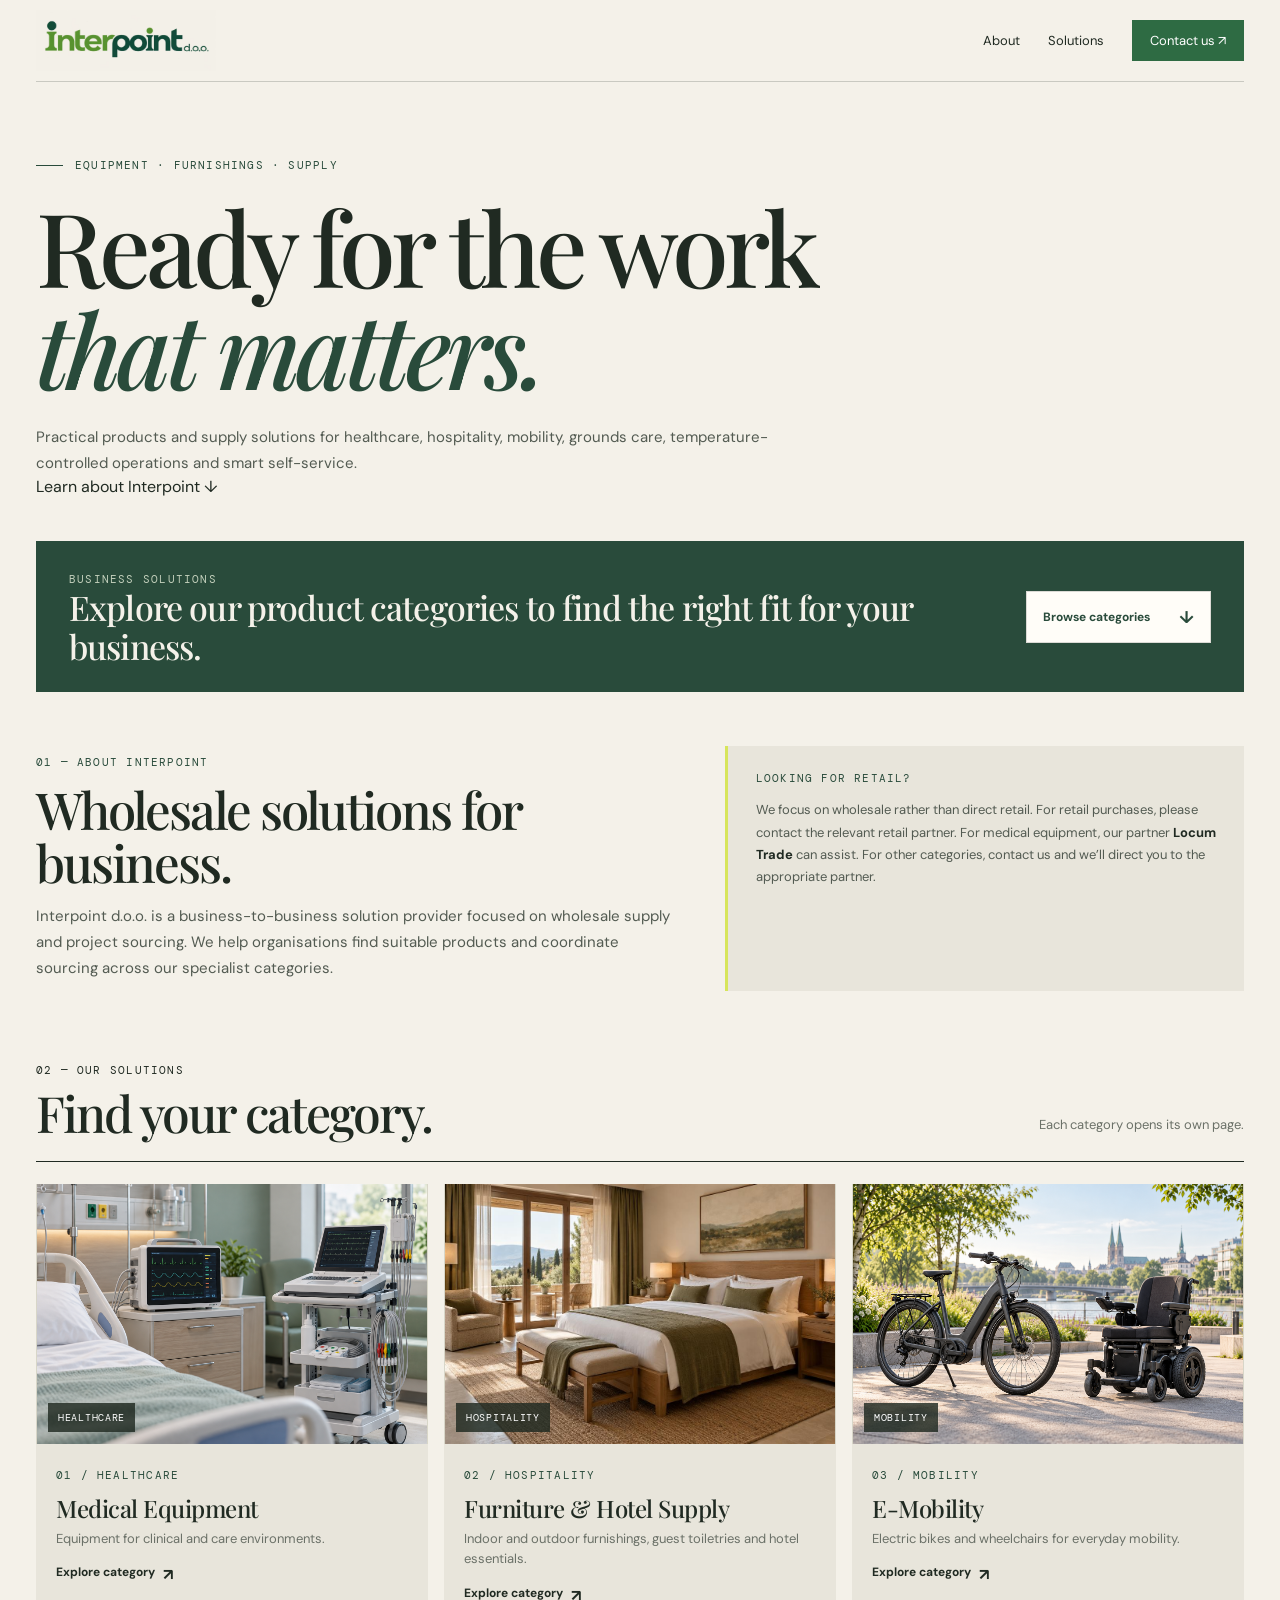
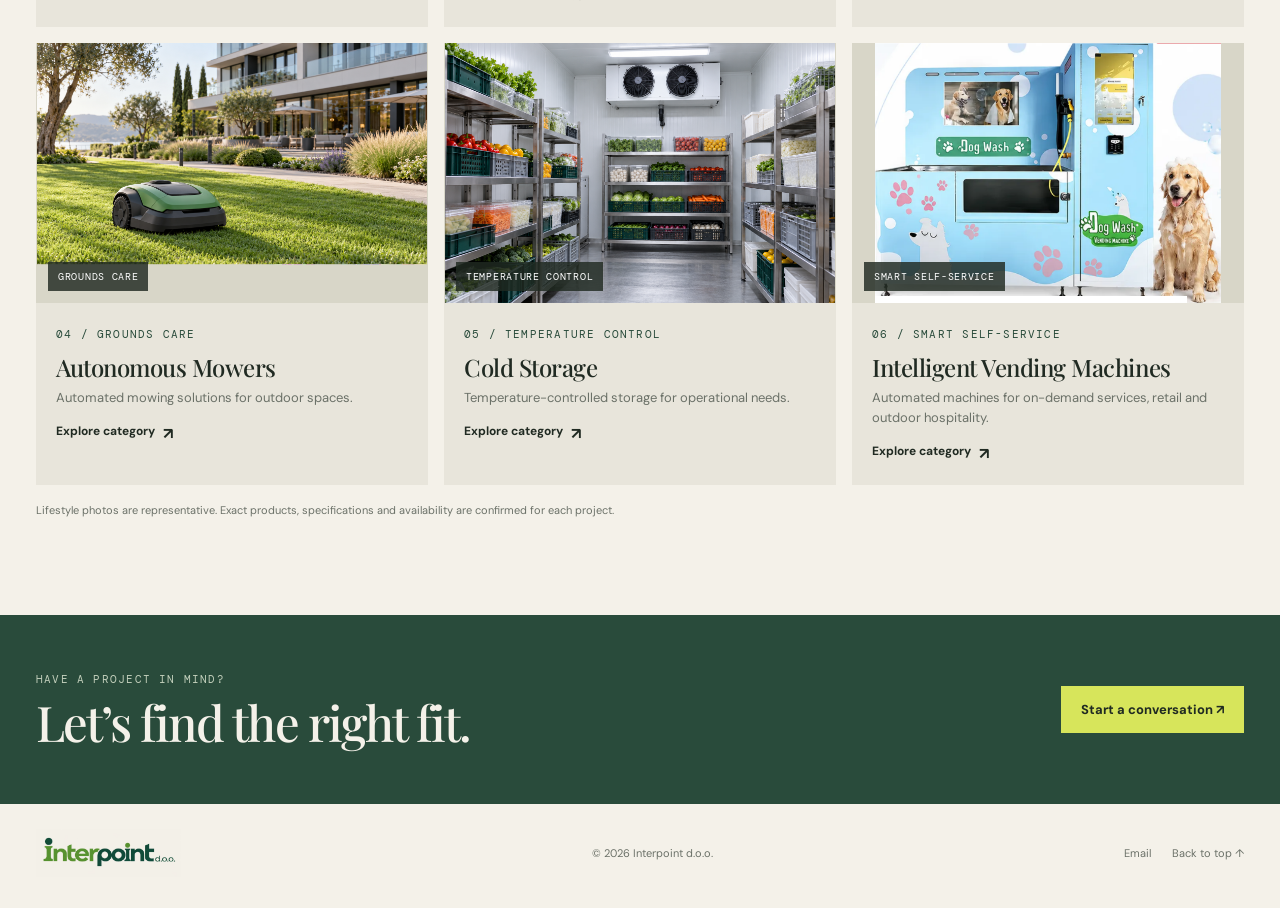
<file: index.html>
<!doctype html>
<html lang="en"><head><meta charset="utf-8"><meta name="viewport" content="width=device-width, initial-scale=1"><meta name="theme-color" content="#f4f1e9"><meta name="description" content="Wholesale product and sourcing solutions for healthcare, hospitality, mobility, grounds care, cold storage and smart self-service."><meta property="og:title" content="Interpoint — Wholesale Business Solutions"><meta property="og:description" content="Wholesale product and sourcing solutions for healthcare, hospitality, mobility, grounds care, cold storage and smart self-service."><meta property="og:type" content="website"><meta property="og:site_name" content="Interpoint"><meta property="og:url" content="https://jarrodliu23.github.io/interpoint/"><meta name="twitter:card" content="summary"><meta name="twitter:title" content="Interpoint — Wholesale Business Solutions"><meta name="twitter:description" content="Wholesale product and sourcing solutions for business."><link rel="canonical" href="https://jarrodliu23.github.io/interpoint/"><title>Interpoint — Wholesale Business Solutions</title><link rel="preconnect" href="https://fonts.googleapis.com"><link rel="preconnect" href="https://fonts.gstatic.com" crossorigin><link href="https://fonts.googleapis.com/css2?family=DM+Mono:wght@400;500&family=DM+Sans:wght@400;500;600;700&family=Playfair+Display:ital,wght@0,500;0,600;1,500&display=swap" rel="stylesheet"><link rel="stylesheet" href="assets/site.css?v=20261031-headline-layout2"></head>
<body><header class="wrap topbar"><a class="brand" href="services.html" aria-label="Interpoint d.o.o. home"><img class="brand-logo" src="assets/interpoint-logo.jpg" alt="Interpoint d.o.o."></a><nav class="nav" aria-label="Main navigation"><a href="#about">About</a><a href="#solutions">Solutions</a><a class="nav-cta" href="enquiry.html?interest=General%20Enquiry">Contact us <span aria-hidden="true">↗</span></a></nav></header>
<main><section class="wrap hero home-hero"><div class="hero-copy"><div class="eyebrow mono">Equipment · Furnishings · Supply</div><h1>Ready for the work<br><em>that matters.</em></h1><p>Practical products and supply solutions for healthcare, hospitality, mobility, grounds care, temperature-controlled operations and smart self-service.</p><a class="text-link" href="#about">Learn about Interpoint <span aria-hidden="true">↓</span></a></div><aside class="home-note"><div><span class="mono">Business solutions</span><p>Explore our product categories to find the right fit for your business.</p></div><a class="home-note-link" href="#solutions">Browse categories <span aria-hidden="true">↓</span></a></aside></section>
<section class="wrap about-intro" id="about"><div class="about-copy"><div class="mono">01 — About Interpoint</div><h2>Wholesale solutions for business.</h2><p>Interpoint d.o.o. is a business-to-business solution provider focused on wholesale supply and project sourcing. We help organisations find suitable products and coordinate sourcing across our specialist categories.</p></div><aside class="about-retail"><div class="mono">Looking for retail?</div><p>We focus on wholesale rather than direct retail. For retail purchases, please contact the relevant retail partner. For medical equipment, our partner <strong>Locum Trade</strong> can assist. For other categories, contact us and we’ll direct you to the appropriate partner.</p></aside></section>
<section class="wrap range home-solutions" id="solutions"><div class="range-head"><div><div class="mono">02 — Our solutions</div><h2>Find your category.</h2></div><p>Each category opens its own page.</p></div><div class="solution-grid">
<a class="solution-card" href="medical-equipment.html"><figure><img src="assets/medical-electronics.png" alt="Representative clinical electronics including patient monitoring equipment"><figcaption>Healthcare</figcaption></figure><div class="solution-copy"><span class="mono">01 / Healthcare</span><h3>Medical Equipment</h3><p>Equipment for clinical and care environments.</p><span class="solution-link">Explore category <span aria-hidden="true">↗</span></span></div></a>
<a class="solution-card" href="hotel-furniture.html"><figure><img src="assets/hotel-cover-clean.jpg" alt="Warm modern hotel guestroom with coordinated furniture"><figcaption>Hospitality</figcaption></figure><div class="solution-copy"><span class="mono">02 / Hospitality</span><h3>Furniture & Hotel Supply</h3><p>Indoor and outdoor furnishings, guest toiletries and hotel essentials.</p><span class="solution-link">Explore category <span aria-hidden="true">↗</span></span></div></a>
<a class="solution-card" href="e-mobility.html"><figure><img src="assets/e-mobility.png" alt="Representative electric bicycle and powered wheelchair"><figcaption>Mobility</figcaption></figure><div class="solution-copy"><span class="mono">03 / Mobility</span><h3>E-Mobility</h3><p>Electric bikes and wheelchairs for everyday mobility.</p><span class="solution-link">Explore category <span aria-hidden="true">↗</span></span></div></a>
<a class="solution-card" href="grounds-care.html"><figure><img src="assets/autonomous-mower.png" alt="Representative autonomous mower on a hotel lawn"><figcaption>Grounds care</figcaption></figure><div class="solution-copy"><span class="mono">04 / Grounds care</span><h3>Autonomous Mowers</h3><p>Automated mowing solutions for outdoor spaces.</p><span class="solution-link">Explore category <span aria-hidden="true">↗</span></span></div></a>
<a class="solution-card" href="cold-storage.html"><figure><img src="assets/cold-storage.png" alt="Representative commercial cold storage room"><figcaption>Temperature control</figcaption></figure><div class="solution-copy"><span class="mono">05 / Temperature control</span><h3>Cold Storage</h3><p>Temperature-controlled storage for operational needs.</p><span class="solution-link">Explore category <span aria-hidden="true">↗</span></span></div></a>
<a class="solution-card" href="intelligent-vending.html"><figure><img src="assets/pet-care-dog-wash.png" alt="Dog wash vending machine with a dog beside it"><figcaption>Smart self-service</figcaption></figure><div class="solution-copy"><span class="mono">06 / Smart self-service</span><h3>Intelligent Vending Machines</h3><p>Automated machines for on-demand services, retail and outdoor hospitality.</p><span class="solution-link">Explore category <span aria-hidden="true">↗</span></span></div></a>
</div><p class="home-footer-note">Lifestyle photos are representative. Exact products, specifications and availability are confirmed for each project.</p></section>
<section class="contact" id="contact"><div class="wrap contact-inner"><div><div class="mono">Have a project in mind?</div><h2>Let’s find the right fit.</h2></div><a class="contact-link" href="enquiry.html?interest=General%20Enquiry">Start a conversation ↗</a></div></section></main>
<footer class="wrap footer"><a class="brand" href="services.html" aria-label="Interpoint d.o.o. home"><img class="brand-logo" src="assets/interpoint-logo.jpg" alt="Interpoint d.o.o."></a><span>© 2026 Interpoint d.o.o.</span><div class="footer-links"><a href="mailto:info@interpoint.hr">Email</a><a href="#solutions">Back to top ↑</a></div></footer></body></html>
</file>
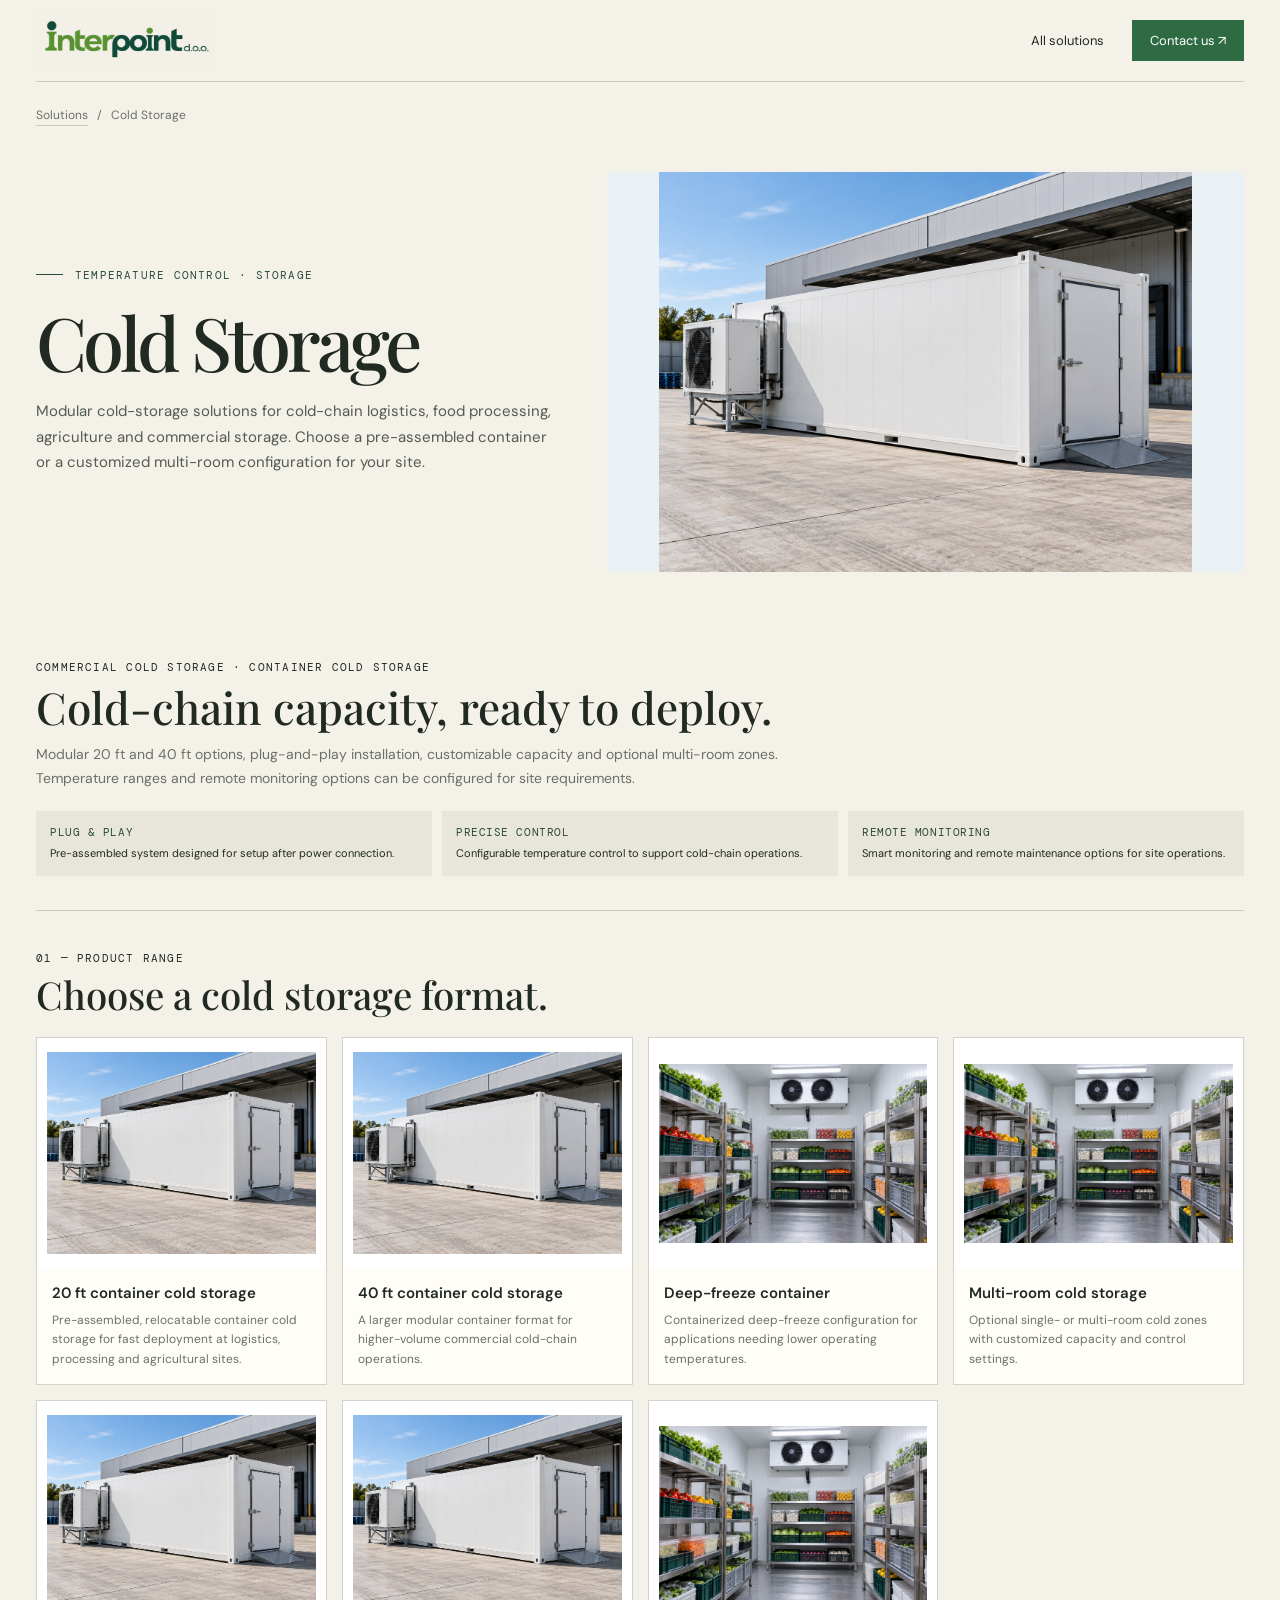
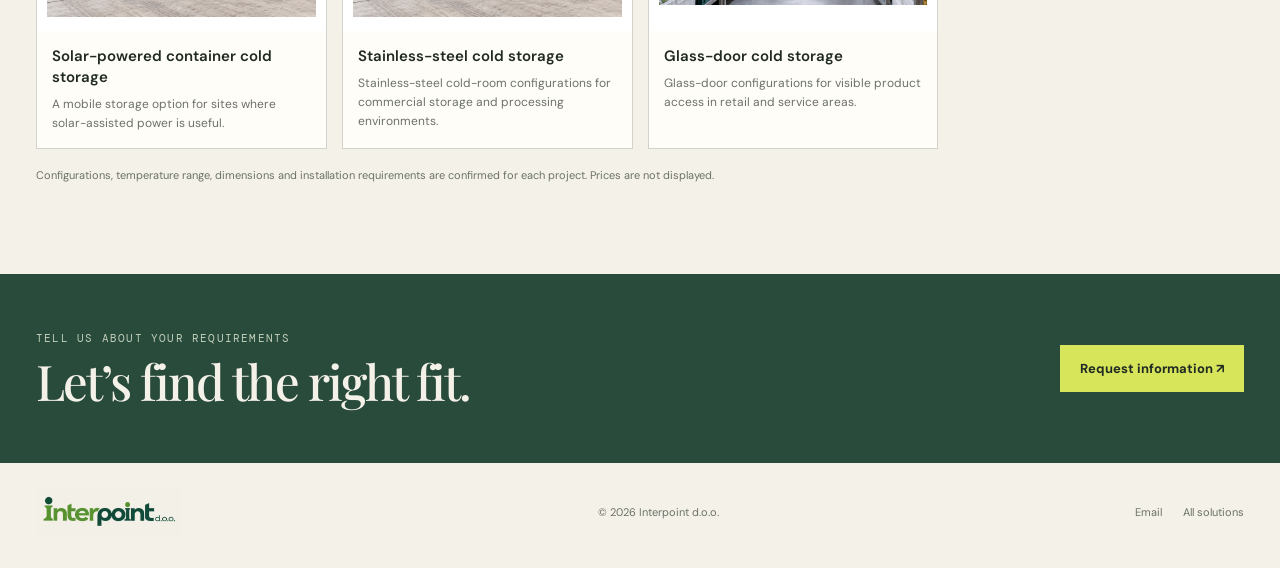
<file: cold-storage.html>
<!doctype html>
<html lang="en"><head><meta charset="utf-8"><meta name="viewport" content="width=device-width, initial-scale=1"><meta name="theme-color" content="#f4f1e9"><meta name="description" content="Cold Storage — Interpoint d.o.o."><title>Cold Storage — Interpoint d.o.o.</title><link rel="preconnect" href="https://fonts.googleapis.com"><link rel="preconnect" href="https://fonts.gstatic.com" crossorigin><link href="https://fonts.googleapis.com/css2?family=DM+Mono:wght@400;500&family=DM+Sans:wght@400;500;600;700&family=Playfair+Display:ital,wght@0,500;0,600;1,500&display=swap" rel="stylesheet"><link rel="stylesheet" href="assets/site.css?v=20261031-unbranded-catalog"><style>.cold-catalog{padding:8px 0 78px}.cold-intro{padding:18px 0 34px;border-bottom:1px solid var(--line)}.cold-intro h2{font:500 clamp(30px,3.5vw,44px)/1.1 var(--serif);margin:9px 0 12px}.cold-intro p{max-width:760px;font-size:14px;line-height:1.7;color:var(--muted);margin:0}.cold-features{display:grid;grid-template-columns:repeat(3,minmax(0,1fr));gap:10px;margin-top:20px}.cold-feature{background:#e8e5db;padding:14px;font-size:11px;line-height:1.55}.cold-feature strong{display:block;color:var(--green);font:11px var(--mono);letter-spacing:.05em;margin-bottom:6px}.cold-product-grid{display:grid;grid-template-columns:repeat(auto-fit,minmax(min(100%,250px),1fr));gap:15px;margin-top:22px}.cold-product{background:#fffdf8;border:1px solid var(--line);min-width:0;overflow:hidden}.cold-product img{display:block;width:100%;height:230px;object-fit:contain;padding:10px;background:#fff}.cold-product-copy{padding:15px}.cold-product h3{font:600 15px/1.4 var(--sans);margin:0 0 7px}.cold-product p{font-size:12px;line-height:1.6;color:var(--muted);margin:0}.cold-section-head{margin-top:40px}.cold-section-head h2{font:500 clamp(29px,3vw,40px)/1.1 var(--serif);margin:8px 0 0}.cold-note{font-size:11px;line-height:1.6;color:var(--muted);margin-top:18px}@media(max-width:760px){.cold-features{grid-template-columns:1fr}.cold-product-grid{grid-template-columns:repeat(2,minmax(0,1fr));gap:9px}.cold-product img{height:170px;padding:7px}.cold-product-copy{padding:10px}.cold-product h3{font-size:12px}.cold-product p{font-size:10px}}@media(max-width:390px){.cold-product-grid{grid-template-columns:1fr}.cold-product img{height:220px}}</style></head>
<body><header class="wrap topbar"><a class="brand" href="services.html" aria-label="Interpoint d.o.o. home"><img class="brand-logo" src="assets/interpoint-logo.jpg" alt="Interpoint d.o.o."></a><nav class="nav" aria-label="Main navigation"><a href="services.html#solutions">All solutions</a><a class="nav-cta" href="enquiry.html?interest=Cold%20Storage">Contact us <span aria-hidden="true">↗</span></a></nav></header>
<main><div class="wrap breadcrumb"><a href="services.html#solutions">Solutions</a> &nbsp; / &nbsp; Cold Storage</div><section class="wrap hero"><div class="hero-copy"><div class="eyebrow mono">Temperature control · Storage</div><h1>Cold Storage</h1><p>Modular cold-storage solutions for cold-chain logistics, food processing, agriculture and commercial storage. Choose a pre-assembled container or a customized multi-room configuration for your site.</p></div><figure class="hero-image cold-storage-cover"><img src="assets/cold-storage-exterior.png" alt="Unbranded modular container cold-storage unit, exterior view"></figure></section>
<section class="wrap cold-catalog"><section class="cold-intro"><div class="mono">Commercial Cold Storage · Container Cold Storage</div><h2>Cold-chain capacity, ready to deploy.</h2><p>Modular 20 ft and 40 ft options, plug-and-play installation, customizable capacity and optional multi-room zones. Temperature ranges and remote monitoring options can be configured for site requirements.</p><div class="cold-features"><div class="cold-feature"><strong>PLUG &amp; PLAY</strong>Pre-assembled system designed for setup after power connection.</div><div class="cold-feature"><strong>PRECISE CONTROL</strong>Configurable temperature control to support cold-chain operations.</div><div class="cold-feature"><strong>REMOTE MONITORING</strong>Smart monitoring and remote maintenance options for site operations.</div></div></section><section class="cold-section-head"><div class="mono">01 — Product range</div><h2>Choose a cold storage format.</h2></section><section class="cold-product-grid"><article class="cold-product"><img src="assets/cold-storage-exterior.png" alt="20 ft mobile container cold storage" loading="lazy"><div class="cold-product-copy"><h3>20 ft container cold storage</h3><p>Pre-assembled, relocatable container cold storage for fast deployment at logistics, processing and agricultural sites.</p></div></article><article class="cold-product"><img src="assets/cold-storage-exterior.png" alt="Refrigerated container cold storage" loading="lazy"><div class="cold-product-copy"><h3>40 ft container cold storage</h3><p>A larger modular container format for higher-volume commercial cold-chain operations.</p></div></article><article class="cold-product"><img src="assets/cold-storage.png" alt="Container refrigeration unit" loading="lazy"><div class="cold-product-copy"><h3>Deep-freeze container</h3><p>Containerized deep-freeze configuration for applications needing lower operating temperatures.</p></div></article><article class="cold-product"><img src="assets/cold-storage.png" alt="Modular cold room with refrigeration system" loading="lazy"><div class="cold-product-copy"><h3>Multi-room cold storage</h3><p>Optional single- or multi-room cold zones with customized capacity and control settings.</p></div></article><article class="cold-product"><img src="assets/cold-storage-exterior.png" alt="Solar-powered mobile cold-storage container" loading="lazy"><div class="cold-product-copy"><h3>Solar-powered container cold storage</h3><p>A mobile storage option for sites where solar-assisted power is useful.</p></div></article><article class="cold-product"><img src="assets/cold-storage-exterior.png" alt="Stainless-steel mobile cold storage" loading="lazy"><div class="cold-product-copy"><h3>Stainless-steel cold storage</h3><p>Stainless-steel cold-room configurations for commercial storage and processing environments.</p></div></article><article class="cold-product"><img src="assets/cold-storage.png" alt="Glass-door cold-storage unit" loading="lazy"><div class="cold-product-copy"><h3>Glass-door cold storage</h3><p>Glass-door configurations for visible product access in retail and service areas.</p></div></article></section><p class="cold-note">Configurations, temperature range, dimensions and installation requirements are confirmed for each project. Prices are not displayed.</p></section>
<section class="contact" id="contact"><div class="wrap contact-inner"><div><div class="mono">Tell us about your requirements</div><h2>Let’s find the right fit.</h2></div><a class="contact-link" href="enquiry.html?interest=Cold%20Storage">Request information ↗</a></div></section></main>
<footer class="wrap footer"><a class="brand" href="services.html" aria-label="Interpoint d.o.o. home"><img class="brand-logo" src="assets/interpoint-logo.jpg" alt="Interpoint d.o.o."></a><span>© 2026 Interpoint d.o.o.</span><div class="footer-links"><a href="mailto:info@interpoint.hr">Email</a><a href="services.html#solutions">All solutions</a></div></footer></body></html>
</file>
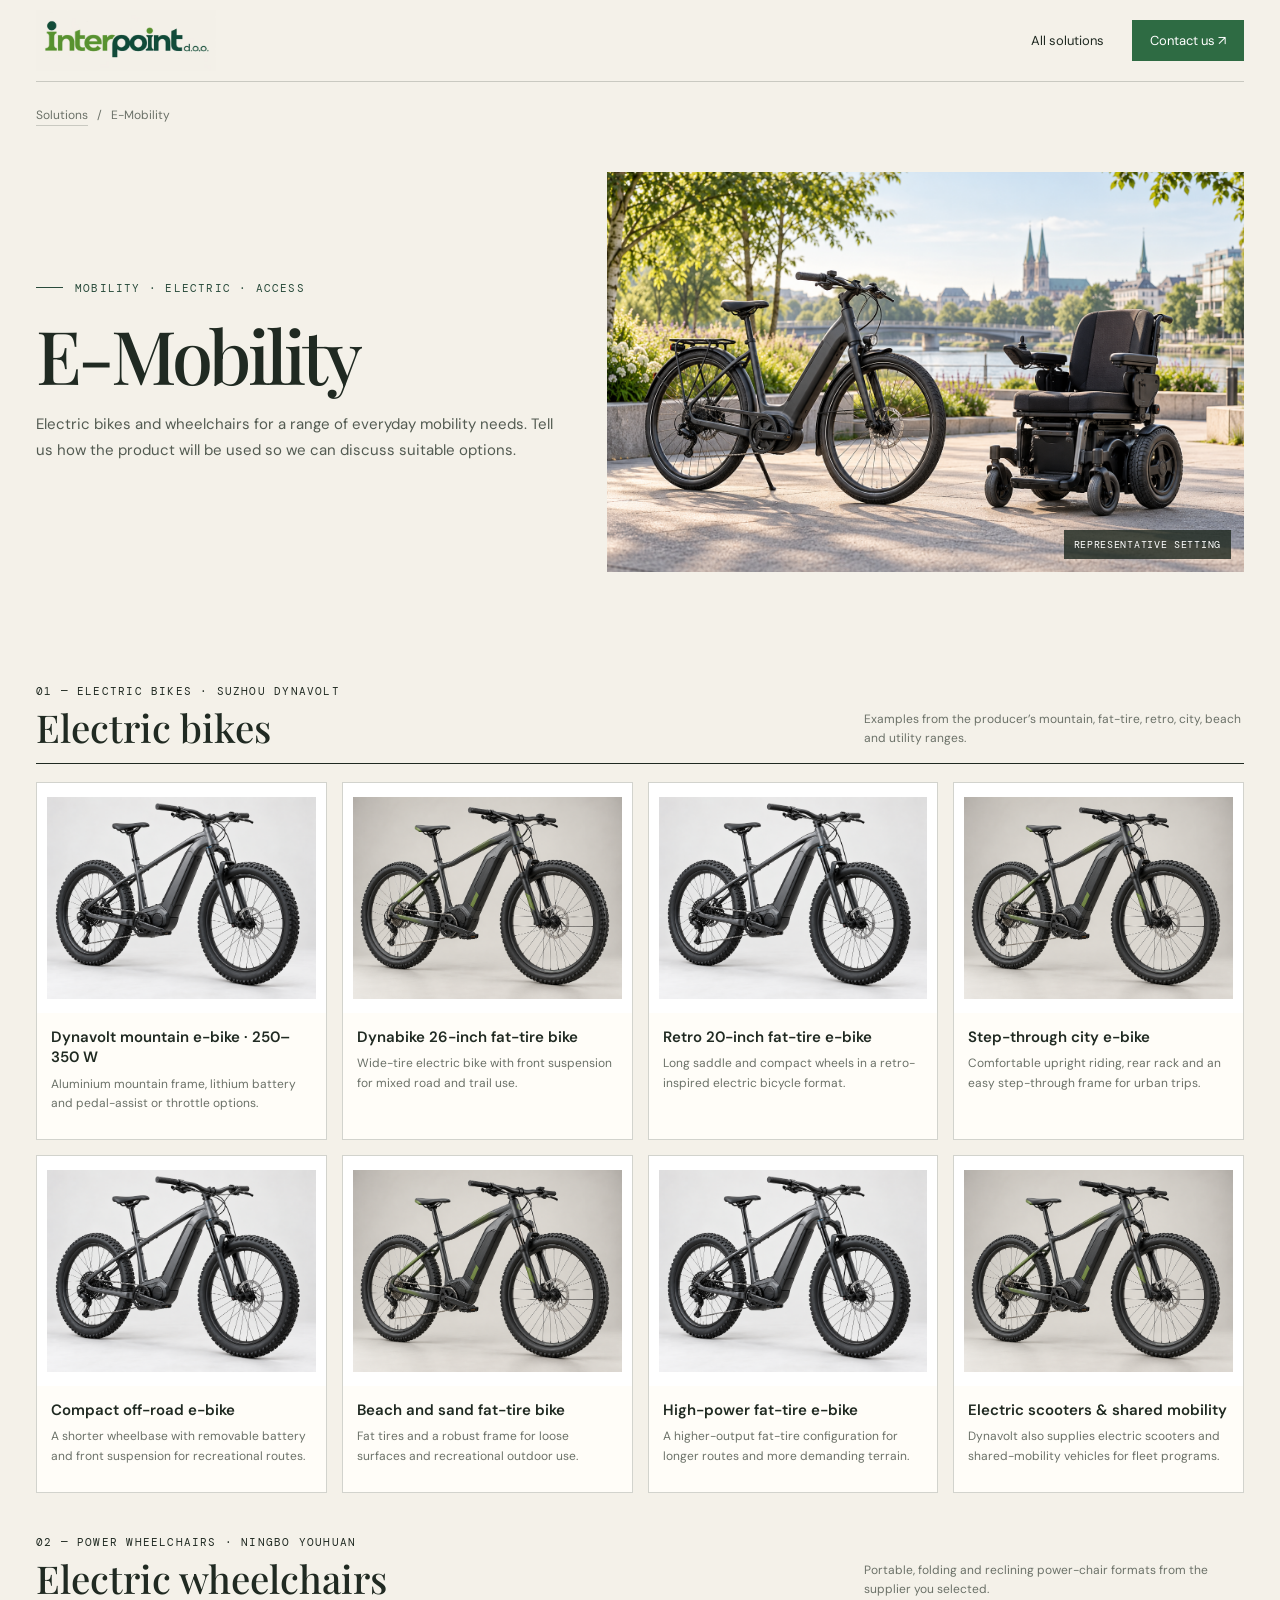
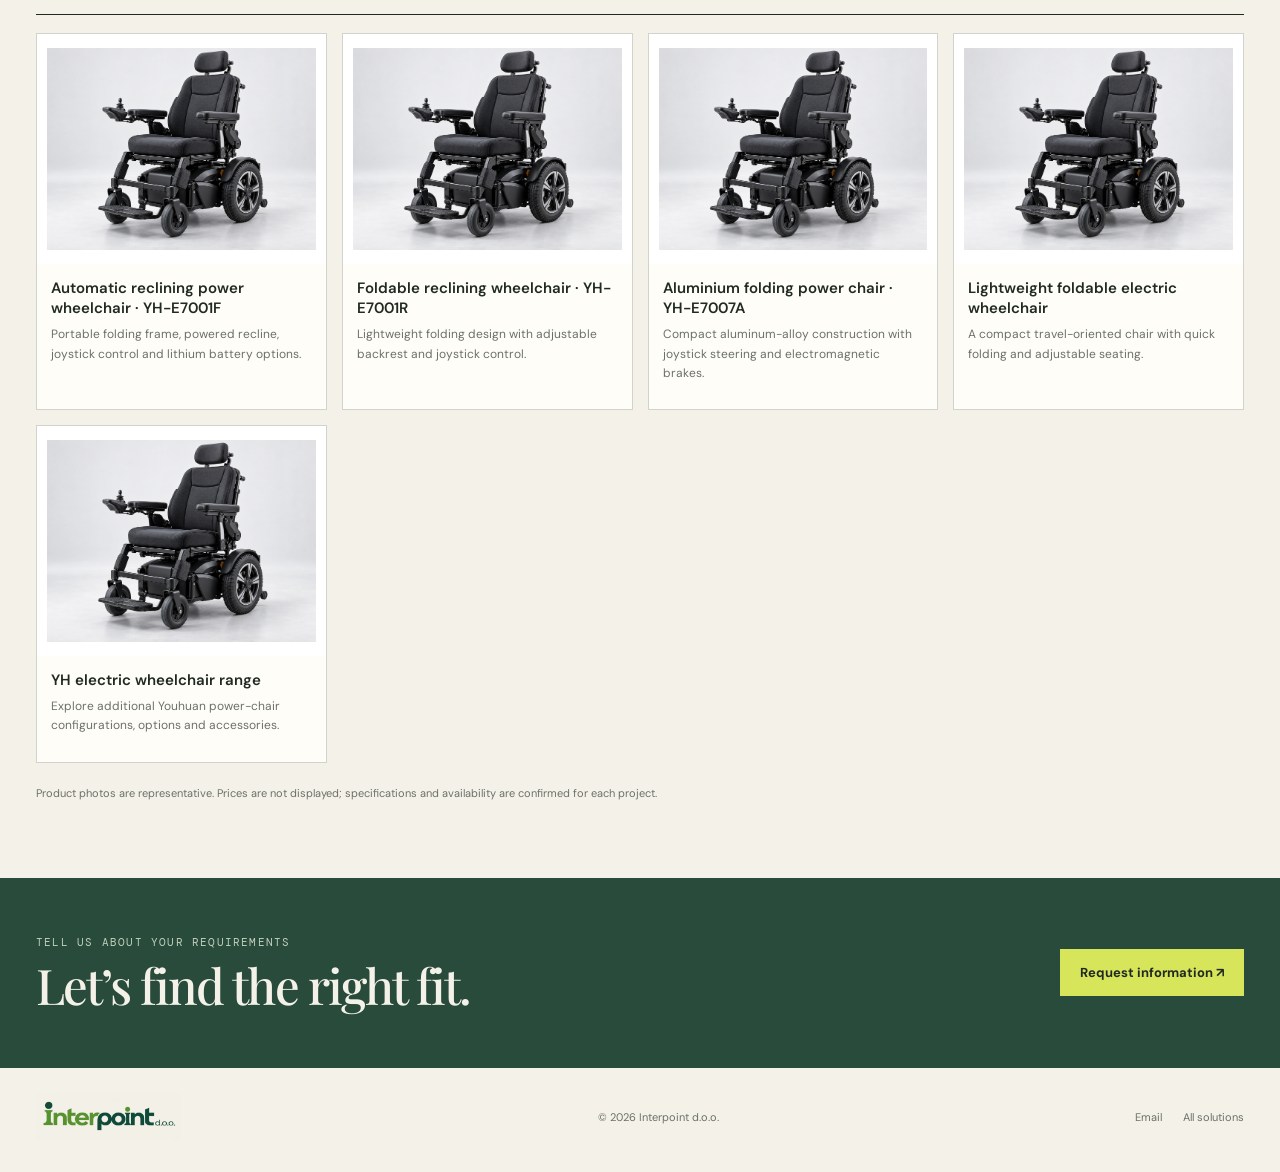
<file: e-mobility.html>
<!doctype html>
<html lang="en"><head><meta charset="utf-8"><meta name="viewport" content="width=device-width, initial-scale=1"><meta name="theme-color" content="#f4f1e9"><meta name="description" content="E-Mobility — Interpoint d.o.o."><title>E-Mobility — Interpoint d.o.o.</title><link rel="preconnect" href="https://fonts.googleapis.com"><link rel="preconnect" href="https://fonts.gstatic.com" crossorigin><link href="https://fonts.googleapis.com/css2?family=DM+Mono:wght@400;500&family=DM+Sans:wght@400;500;600;700&family=Playfair+Display:ital,wght@0,500;0,600;1,500&display=swap" rel="stylesheet"><link rel="stylesheet" href="assets/site.css?v=20261031-unbranded-catalog"><style>.mobility-catalog{padding:8px 0 76px}.mobility-group{margin-top:42px}.mobility-group-head{display:flex;justify-content:space-between;align-items:end;gap:20px;border-bottom:1px solid var(--ink);padding-bottom:15px;margin-bottom:18px}.mobility-group-head h2{font:500 clamp(29px,3vw,40px)/1.1 var(--serif);margin:8px 0 0}.mobility-group-head p{max-width:380px;color:var(--muted);font-size:12px;line-height:1.6;margin:0}.mobility-grid{display:grid;grid-template-columns:repeat(auto-fit,minmax(min(100%,245px),1fr));gap:15px}.mobility-product{background:#fffdf8;border:1px solid var(--line);min-width:0;display:flex;flex-direction:column;overflow:hidden}.mobility-product img{width:100%;height:230px;display:block;object-fit:contain;background:#fff;padding:10px}.mobility-product-copy{padding:14px;display:flex;flex:1;flex-direction:column}.mobility-product h3{font:600 15px/1.35 var(--sans);margin:0 0 7px}.mobility-product p{font-size:12px;line-height:1.6;color:var(--muted);margin:0 0 12px}.mobility-product a{margin-top:auto;color:var(--green);font-size:10px;text-decoration:underline;line-height:1.5;overflow-wrap:anywhere}.catalog-note{font-size:11px;line-height:1.6;color:var(--muted);margin:22px 0 0}@media(max-width:620px){.mobility-group-head{display:block}.mobility-group-head p{margin-top:12px}.mobility-grid{grid-template-columns:repeat(2,minmax(0,1fr));gap:9px}.mobility-product img{height:170px;padding:7px}.mobility-product-copy{padding:10px}.mobility-product h3{font-size:12px}.mobility-product p{font-size:10px}}@media(max-width:390px){.mobility-grid{grid-template-columns:1fr}.mobility-product img{height:220px}}</style></head>
<body><header class="wrap topbar"><a class="brand" href="services.html" aria-label="Interpoint d.o.o. home"><img class="brand-logo" src="assets/interpoint-logo.jpg" alt="Interpoint d.o.o."></a><nav class="nav" aria-label="Main navigation"><a href="services.html#solutions">All solutions</a><a class="nav-cta" href="enquiry.html?interest=E-Mobility">Contact us <span aria-hidden="true">↗</span></a></nav></header>
<main><div class="wrap breadcrumb"><a href="services.html#solutions">Solutions</a> &nbsp; / &nbsp; E-Mobility</div><section class="wrap hero"><div class="hero-copy"><div class="eyebrow mono">Mobility · Electric · Access</div><h1>E-Mobility</h1><p>Electric bikes and wheelchairs for a range of everyday mobility needs. Tell us how the product will be used so we can discuss suitable options.</p></div><figure class="hero-image"><img src="assets/e-mobility.png" alt="Representative electric bicycle and powered wheelchair in a landscaped urban setting"><figcaption>Representative setting</figcaption></figure></section>
<section class="wrap mobility-catalog"><section class="mobility-group"><div class="mobility-group-head"><div><div class="mono">01 — Electric bikes · Suzhou Dynavolt</div><h2>Electric bikes</h2></div><p>Examples from the producer’s mountain, fat-tire, retro, city, beach and utility ranges.</p></div><div class="mobility-grid"><article class="mobility-product"><img src="assets/mobility-ebike-fat.png" alt="Dynavolt electric mountain bicycle" loading="lazy"><div class="mobility-product-copy"><h3>Dynavolt mountain e-bike · 250–350 W</h3><p>Aluminium mountain frame, lithium battery and pedal-assist or throttle options.</p></div></article><article class="mobility-product"><img src="assets/mobility-ebike-trail.png" alt="Dynabike 48V fat tire electric bicycle" loading="lazy"><div class="mobility-product-copy"><h3>Dynabike 26-inch fat-tire bike</h3><p>Wide-tire electric bike with front suspension for mixed road and trail use.</p></div></article><article class="mobility-product"><img src="assets/mobility-ebike-fat.png" alt="Dynavolt retro electric bike" loading="lazy"><div class="mobility-product-copy"><h3>Retro 20-inch fat-tire e-bike</h3><p>Long saddle and compact wheels in a retro-inspired electric bicycle format.</p></div></article><article class="mobility-product"><img src="assets/mobility-ebike-trail.png" alt="Dynavolt step-through city electric bike" loading="lazy"><div class="mobility-product-copy"><h3>Step-through city e-bike</h3><p>Comfortable upright riding, rear rack and an easy step-through frame for urban trips.</p></div></article><article class="mobility-product"><img src="assets/mobility-ebike-fat.png" alt="Dynavolt off-road electric bicycle" loading="lazy"><div class="mobility-product-copy"><h3>Compact off-road e-bike</h3><p>A shorter wheelbase with removable battery and front suspension for recreational routes.</p></div></article><article class="mobility-product"><img src="assets/mobility-ebike-trail.png" alt="Dynavolt fat tire electric bike for beach riding" loading="lazy"><div class="mobility-product-copy"><h3>Beach and sand fat-tire bike</h3><p>Fat tires and a robust frame for loose surfaces and recreational outdoor use.</p></div></article><article class="mobility-product"><img src="assets/mobility-ebike-fat.png" alt="Dynabike fat tire electric bike" loading="lazy"><div class="mobility-product-copy"><h3>High-power fat-tire e-bike</h3><p>A higher-output fat-tire configuration for longer routes and more demanding terrain.</p></div></article><article class="mobility-product"><img src="assets/mobility-ebike-trail.png" alt="Suzhou Dynavolt electric mobility product range" loading="lazy"><div class="mobility-product-copy"><h3>Electric scooters & shared mobility</h3><p>Dynavolt also supplies electric scooters and shared-mobility vehicles for fleet programs.</p></div></article></div></section><section class="mobility-group"><div class="mobility-group-head"><div><div class="mono">02 — Power wheelchairs · Ningbo Youhuan</div><h2>Electric wheelchairs</h2></div><p>Portable, folding and reclining power-chair formats from the supplier you selected.</p></div><div class="mobility-grid"><article class="mobility-product"><img src="assets/mobility-wheelchair.png" alt="Youhuan automatic reclining electric wheelchair" loading="lazy"><div class="mobility-product-copy"><h3>Automatic reclining power wheelchair · YH-E7001F</h3><p>Portable folding frame, powered recline, joystick control and lithium battery options.</p></div></article><article class="mobility-product"><img src="assets/mobility-wheelchair.png" alt="Youhuan YH-E7001R reclining electric wheelchair" loading="lazy"><div class="mobility-product-copy"><h3>Foldable reclining wheelchair · YH-E7001R</h3><p>Lightweight folding design with adjustable backrest and joystick control.</p></div></article><article class="mobility-product"><img src="assets/mobility-wheelchair.png" alt="Youhuan YH-E7007A foldable electric wheelchair" loading="lazy"><div class="mobility-product-copy"><h3>Aluminium folding power chair · YH-E7007A</h3><p>Compact aluminum-alloy construction with joystick steering and electromagnetic brakes.</p></div></article><article class="mobility-product"><img src="assets/mobility-wheelchair.png" alt="Youhuan lightweight foldable electric wheelchair" loading="lazy"><div class="mobility-product-copy"><h3>Lightweight foldable electric wheelchair</h3><p>A compact travel-oriented chair with quick folding and adjustable seating.</p></div></article><article class="mobility-product"><img src="assets/mobility-wheelchair.png" alt="Youhuan reclining electric wheelchair" loading="lazy"><div class="mobility-product-copy"><h3>YH electric wheelchair range</h3><p>Explore additional Youhuan power-chair configurations, options and accessories.</p></div></article></div></section><p class="catalog-note">Product photos are representative. Prices are not displayed; specifications and availability are confirmed for each project.</p></section>
<section class="contact" id="contact"><div class="wrap contact-inner"><div><div class="mono">Tell us about your requirements</div><h2>Let’s find the right fit.</h2></div><a class="contact-link" href="enquiry.html?interest=E-Mobility">Request information ↗</a></div></section></main>
<footer class="wrap footer"><a class="brand" href="services.html" aria-label="Interpoint d.o.o. home"><img class="brand-logo" src="assets/interpoint-logo.jpg" alt="Interpoint d.o.o."></a><span>© 2026 Interpoint d.o.o.</span><div class="footer-links"><a href="mailto:info@interpoint.hr">Email</a><a href="services.html#solutions">All solutions</a></div></footer></body></html>
</file>
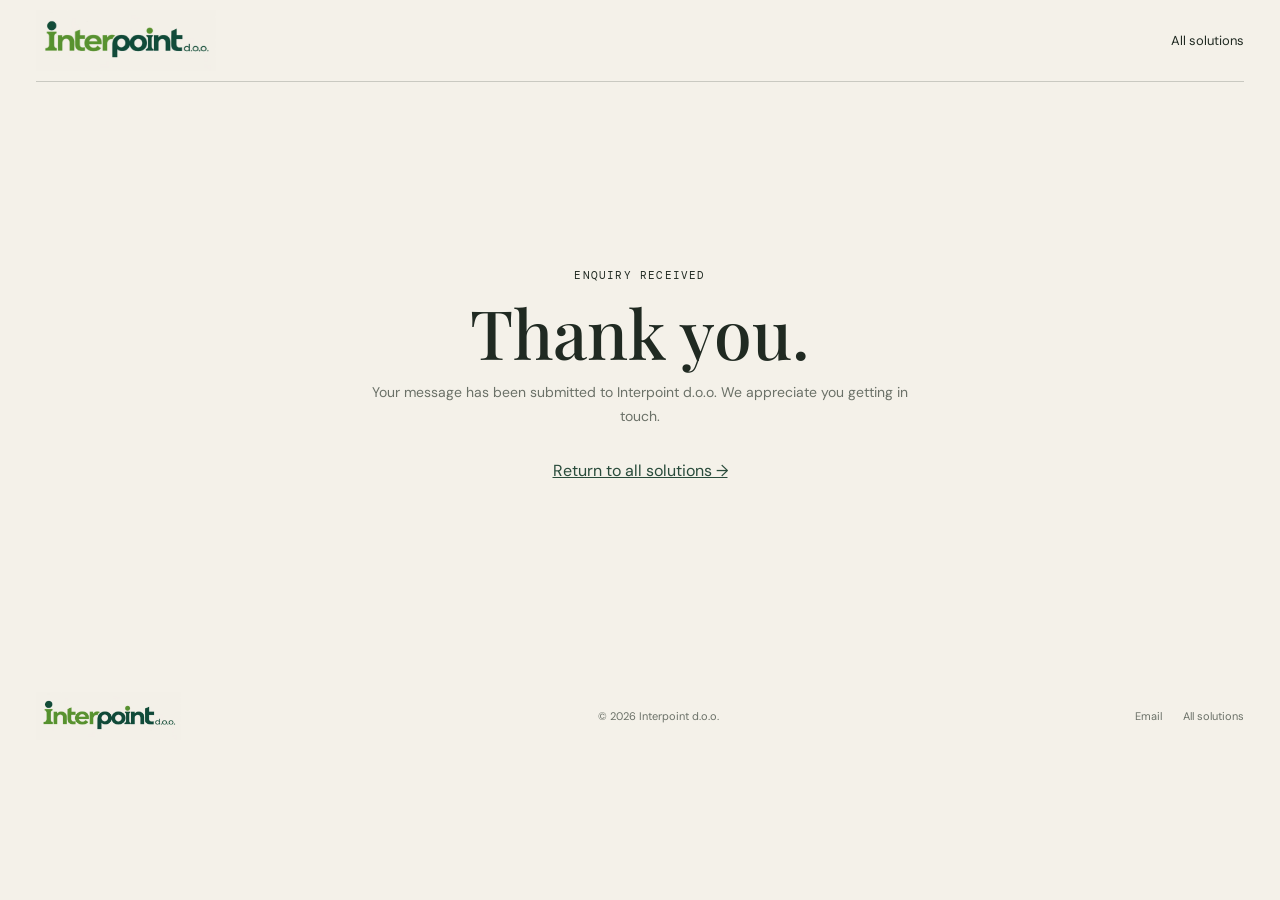
<file: enquiry-thanks.html>
<!doctype html><html lang="en"><head><meta charset="utf-8"><meta name="viewport" content="width=device-width, initial-scale=1"><meta name="theme-color" content="#f4f1e9"><title>Thank You — Interpoint d.o.o.</title><link rel="preconnect" href="https://fonts.googleapis.com"><link rel="preconnect" href="https://fonts.gstatic.com" crossorigin><link href="https://fonts.googleapis.com/css2?family=DM+Mono:wght@400;500&family=DM+Sans:wght@400;500;600;700&family=Playfair+Display:ital,wght@0,500;0,600;1,500&display=swap" rel="stylesheet"><link rel="stylesheet" href="assets/site.css?v=20261031-headline-layout2"><style>.thanks{min-height:65vh;display:grid;place-items:center;text-align:center}.thanks>div{max-width:600px;padding:60px 20px}.thanks h1{font:500 clamp(42px,6vw,68px)/1.05 var(--serif);margin:14px 0}.thanks p{font-size:14px;line-height:1.7;color:var(--muted)}.thanks a{display:inline-block;margin-top:18px;color:var(--green);text-decoration:underline}</style></head><body><header class="wrap topbar"><a class="brand" href="services.html" aria-label="Interpoint d.o.o. home"><img class="brand-logo" src="assets/interpoint-logo.jpg" alt="Interpoint d.o.o."></a><nav class="nav"><a href="services.html#solutions">All solutions</a></nav></header><main class="wrap thanks"><div><div class="mono">ENQUIRY RECEIVED</div><h1>Thank you.</h1><p>Your message has been submitted to Interpoint d.o.o. We appreciate you getting in touch.</p><a href="services.html#solutions">Return to all solutions →</a></div></main><footer class="wrap footer"><a class="brand" href="services.html" aria-label="Interpoint d.o.o. home"><img class="brand-logo" src="assets/interpoint-logo.jpg" alt="Interpoint d.o.o."></a><span>© 2026 Interpoint d.o.o.</span><div class="footer-links"><a href="mailto:info@interpoint.hr">Email</a><a href="services.html#solutions">All solutions</a></div></footer></body></html>
</file>
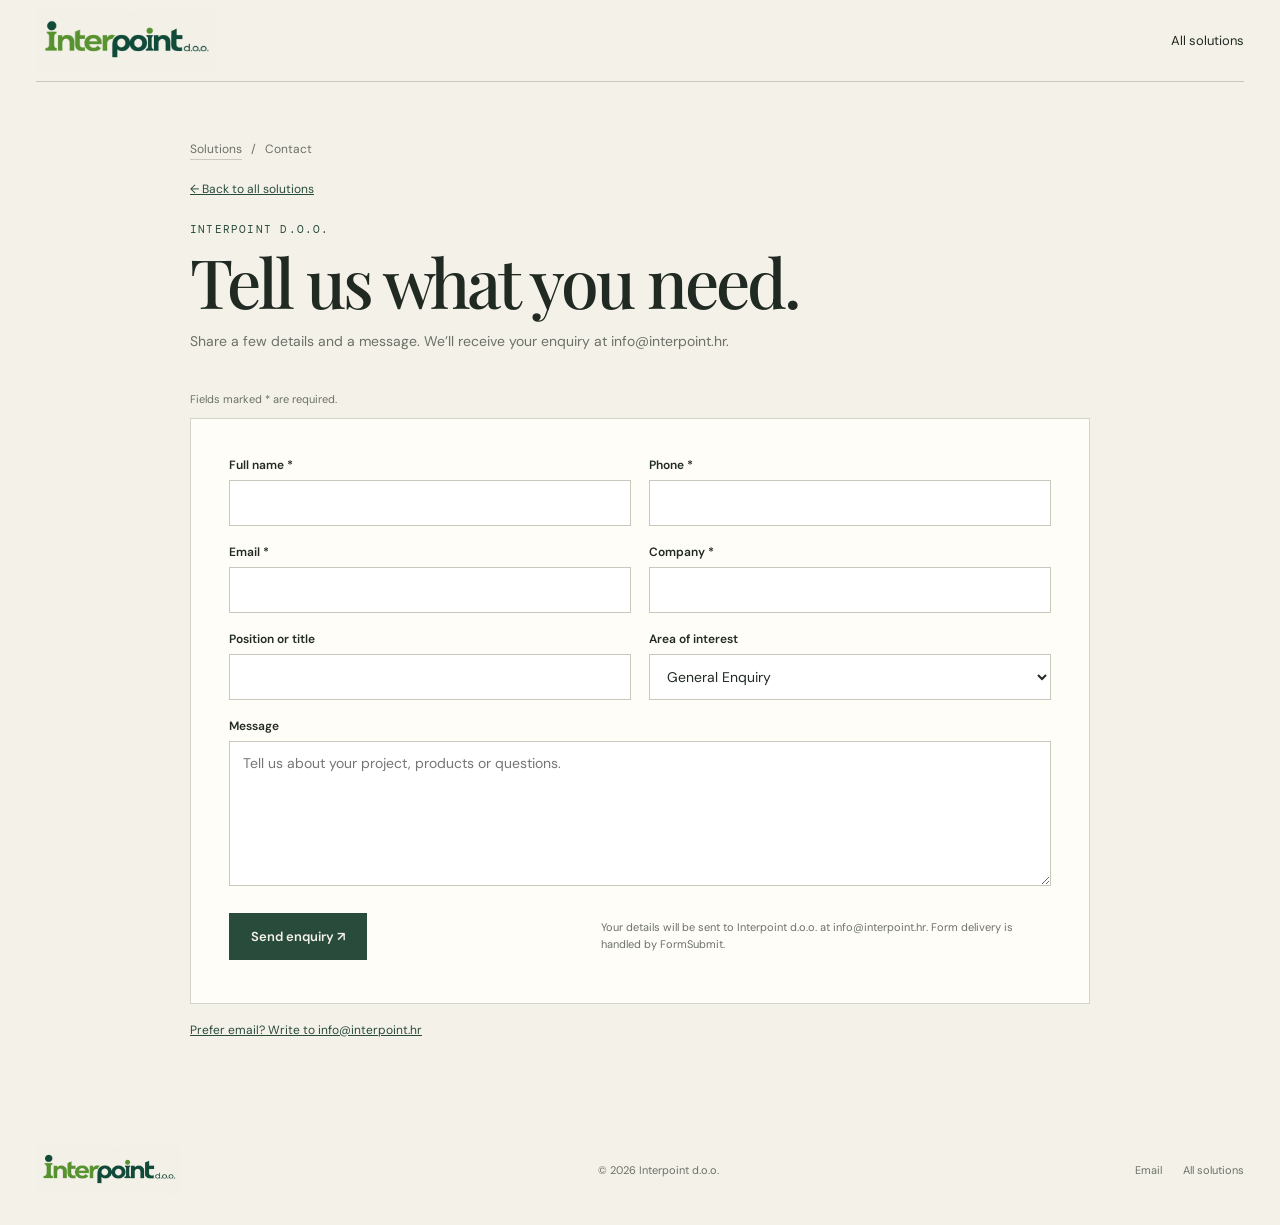
<file: enquiry.html>
<!doctype html>
<html lang="en">
<head>
<meta charset="utf-8"><meta name="viewport" content="width=device-width, initial-scale=1"><meta name="theme-color" content="#f4f1e9"><meta name="description" content="Contact Interpoint d.o.o. about equipment and supply solutions."><title>Contact Interpoint — Interpoint d.o.o.</title>
<link rel="preconnect" href="https://fonts.googleapis.com"><link rel="preconnect" href="https://fonts.gstatic.com" crossorigin><link href="https://fonts.googleapis.com/css2?family=DM+Mono:wght@400;500&family=DM+Sans:wght@400;500;600;700&family=Playfair+Display:ital,wght@0,500;0,600;1,500&display=swap" rel="stylesheet"><link rel="stylesheet" href="assets/site.css?v=20261031-headline-layout2">
<style>
.enquiry-wrap{max-width:900px;padding:34px 0 82px}.enquiry-back{font-size:12px;color:var(--green);text-decoration:underline}.enquiry-head{padding:20px 0 24px}.enquiry-head h1{font:500 clamp(40px,6vw,68px)/1.03 var(--serif);letter-spacing:-.045em;margin:10px 0}.enquiry-head p{max-width:620px;color:var(--muted);font-size:14px;line-height:1.7}.enquiry-form{background:#fffdf8;border:1px solid var(--line);padding:clamp(20px,4vw,38px);display:grid;grid-template-columns:repeat(2,minmax(0,1fr));gap:18px}.field{display:grid;gap:7px}.field.full{grid-column:1/-1}.field label{font-size:12px;font-weight:600}.field input,.field select,.field textarea{width:100%;border:1px solid #c9c8bd;background:#fff;color:var(--ink);border-radius:0;padding:12px 13px;font:14px var(--sans);min-height:46px}.field textarea{min-height:145px;resize:vertical}.field input:focus,.field select:focus,.field textarea:focus{outline:2px solid var(--green);outline-offset:1px}.form-bottom{grid-column:1/-1;display:flex;align-items:center;justify-content:space-between;gap:20px;margin-top:4px}.send-button{border:0;background:var(--green);color:var(--paper);padding:15px 22px;font:600 13px var(--sans);cursor:pointer}.send-button:hover{background:#174b3c}.form-note{font-size:11px;line-height:1.6;color:var(--muted);max-width:450px}.required-note{font-size:11px;color:var(--muted);margin:0 0 12px}.enquiry-direct{font-size:12px;color:var(--green);text-decoration:underline;margin-top:18px;display:inline-block}@media(max-width:600px){.enquiry-form{grid-template-columns:1fr;gap:14px}.field.full,.form-bottom{grid-column:auto}.form-bottom{align-items:stretch;flex-direction:column}.send-button{width:100%}}
</style></head>
<body><header class="wrap topbar"><a class="brand" href="services.html" aria-label="Interpoint d.o.o. home"><img class="brand-logo" src="assets/interpoint-logo.jpg" alt="Interpoint d.o.o."></a><nav class="nav" aria-label="Main navigation"><a href="services.html#solutions">All solutions</a></nav></header>
<main class="wrap enquiry-wrap"><div class="breadcrumb"><a href="services.html#solutions">Solutions</a> &nbsp; / &nbsp; Contact</div><section class="enquiry-head"><a class="enquiry-back" href="services.html#solutions">← Back to all solutions</a><div class="mono" style="margin-top:24px;color:var(--green)">INTERPOINT D.O.O.</div><h1>Tell us what you need.</h1><p>Share a few details and a message. We’ll receive your enquiry at info@interpoint.hr.</p></section><p class="required-note">Fields marked * are required.</p>
<form class="enquiry-form" action="https://formsubmit.co/info@interpoint.hr" method="POST">
<input type="hidden" name="_subject" value="New website enquiry — Interpoint d.o.o."><input type="hidden" name="_next" value="https://jarrodliu23.github.io/interpoint/enquiry-thanks.html"><input type="text" name="_honey" tabindex="-1" autocomplete="off" style="display:none" aria-hidden="true">
<div class="field"><label for="full-name">Full name *</label><input id="full-name" name="name" type="text" autocomplete="name" required></div>
<div class="field"><label for="phone">Phone *</label><input id="phone" name="phone" type="tel" autocomplete="tel" required></div>
<div class="field"><label for="email">Email *</label><input id="email" name="email" type="email" autocomplete="email" required></div>
<div class="field"><label for="company">Company *</label><input id="company" name="company" type="text" autocomplete="organization" required></div>
<div class="field"><label for="position">Position or title</label><input id="position" name="position_or_title" type="text" autocomplete="organization-title"></div>
<div class="field"><label for="interest">Area of interest</label><select id="interest" name="area_of_interest"><option>General Enquiry</option><option>Medical Equipment</option><option>Hotel Furniture &amp; Supply</option><option>E-Mobility</option><option>Autonomous Mowers</option><option>Cold Storage</option><option>Intelligent Vending Machines</option></select></div>
<div class="field full"><label for="message">Message</label><textarea id="message" name="message" placeholder="Tell us about your project, products or questions."></textarea></div>
<div class="form-bottom"><button class="send-button" type="submit">Send enquiry <span aria-hidden="true">↗</span></button><p class="form-note">Your details will be sent to Interpoint d.o.o. at info@interpoint.hr. Form delivery is handled by FormSubmit.</p></div>
</form><a class="enquiry-direct" href="mailto:info@interpoint.hr">Prefer email? Write to info@interpoint.hr</a></main>
<footer class="wrap footer"><a class="brand" href="services.html" aria-label="Interpoint d.o.o. home"><img class="brand-logo" src="assets/interpoint-logo.jpg" alt="Interpoint d.o.o."></a><span>© 2026 Interpoint d.o.o.</span><div class="footer-links"><a href="mailto:info@interpoint.hr">Email</a><a href="services.html#solutions">All solutions</a></div></footer>
<script>
const interest=new URLSearchParams(location.search).get('interest');if(interest){const field=document.getElementById('interest');const option=[...field.options].find(o=>o.textContent.trim().toLowerCase()===interest.trim().toLowerCase());if(option)field.value=option.value}
</script></body></html>
</file>
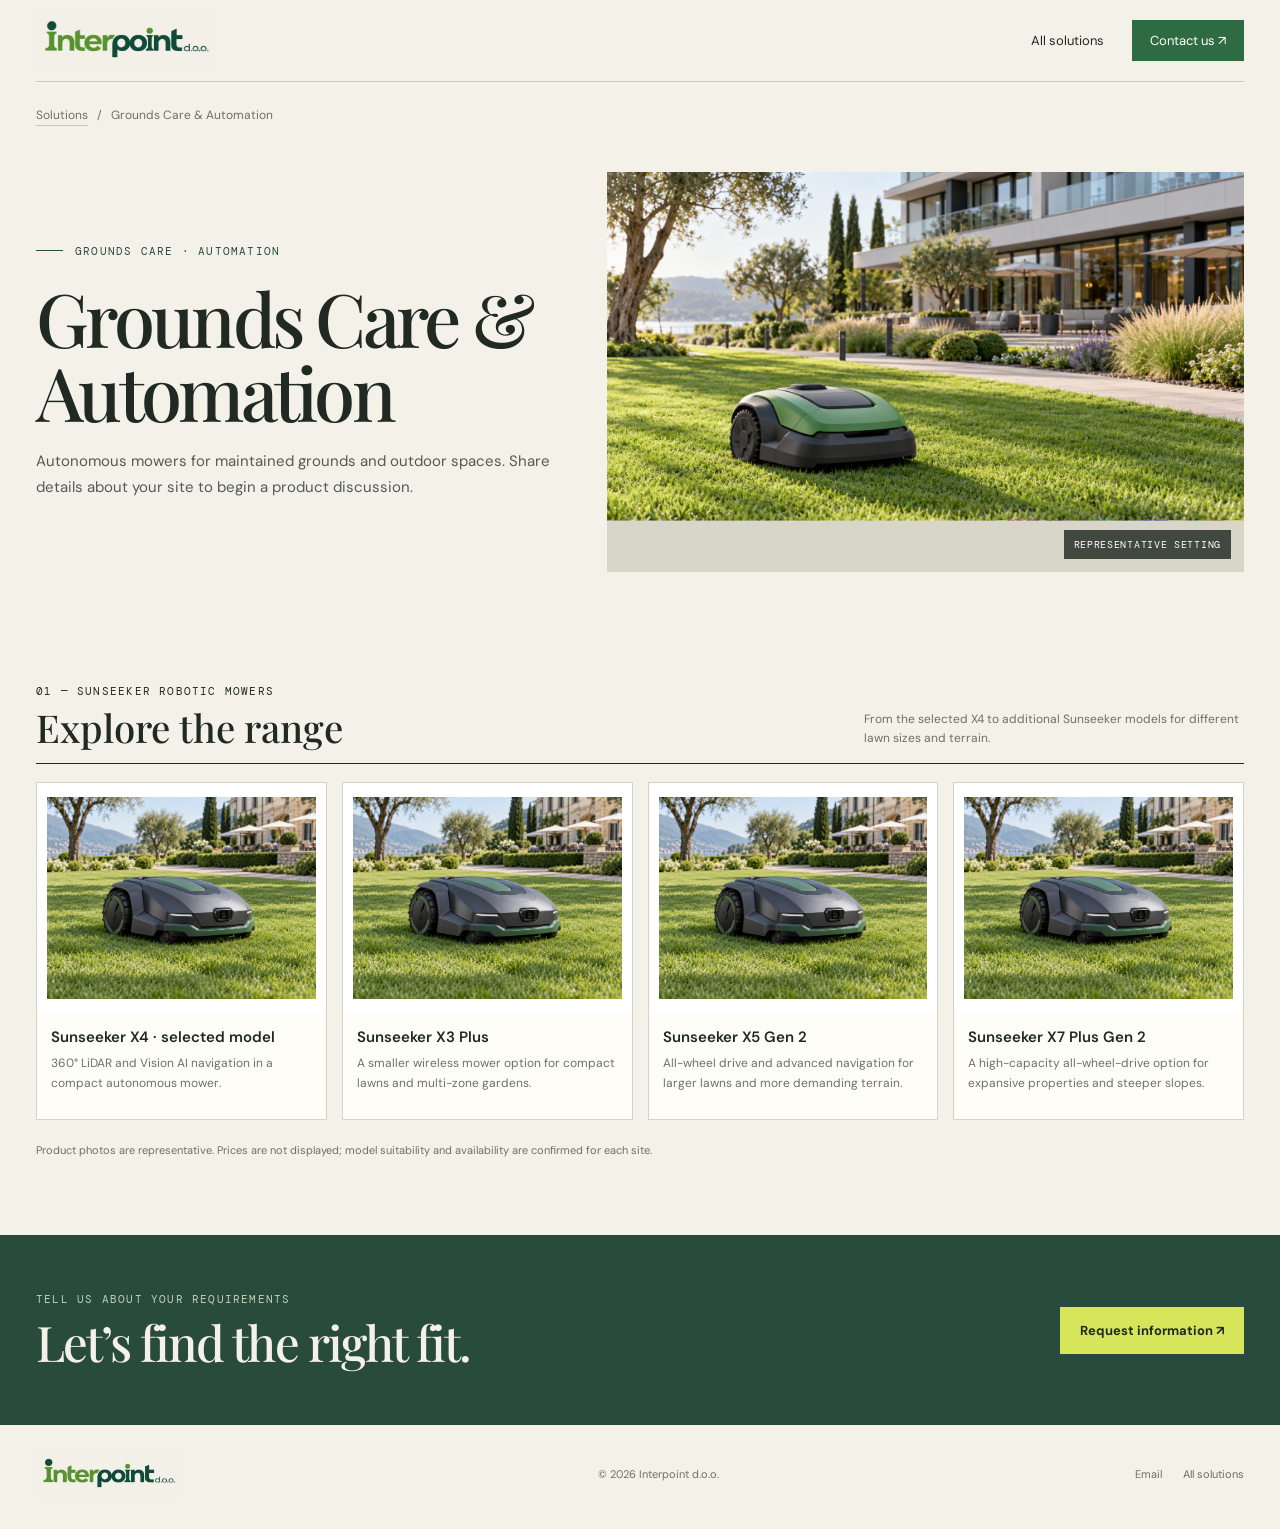
<file: grounds-care.html>
<!doctype html>
<html lang="en"><head><meta charset="utf-8"><meta name="viewport" content="width=device-width, initial-scale=1"><meta name="theme-color" content="#f4f1e9"><meta name="description" content="Grounds Care & Automation — Interpoint d.o.o."><title>Grounds Care & Automation — Interpoint d.o.o.</title><link rel="preconnect" href="https://fonts.googleapis.com"><link rel="preconnect" href="https://fonts.gstatic.com" crossorigin><link href="https://fonts.googleapis.com/css2?family=DM+Mono:wght@400;500&family=DM+Sans:wght@400;500;600;700&family=Playfair+Display:ital,wght@0,500;0,600;1,500&display=swap" rel="stylesheet"><link rel="stylesheet" href="assets/site.css?v=20261031-unbranded-catalog"><style>.mobility-catalog{padding:8px 0 76px}.mobility-group{margin-top:42px}.mobility-group-head{display:flex;justify-content:space-between;align-items:end;gap:20px;border-bottom:1px solid var(--ink);padding-bottom:15px;margin-bottom:18px}.mobility-group-head h2{font:500 clamp(29px,3vw,40px)/1.1 var(--serif);margin:8px 0 0}.mobility-group-head p{max-width:380px;color:var(--muted);font-size:12px;line-height:1.6;margin:0}.mobility-grid{display:grid;grid-template-columns:repeat(auto-fit,minmax(min(100%,245px),1fr));gap:15px}.mobility-product{background:#fffdf8;border:1px solid var(--line);min-width:0;display:flex;flex-direction:column;overflow:hidden}.mobility-product img{width:100%;height:230px;display:block;object-fit:contain;background:#fff;padding:10px}.mobility-product-copy{padding:14px;display:flex;flex:1;flex-direction:column}.mobility-product h3{font:600 15px/1.35 var(--sans);margin:0 0 7px}.mobility-product p{font-size:12px;line-height:1.6;color:var(--muted);margin:0 0 12px}.mobility-product a{margin-top:auto;color:var(--green);font-size:10px;text-decoration:underline;line-height:1.5;overflow-wrap:anywhere}.catalog-note{font-size:11px;line-height:1.6;color:var(--muted);margin:22px 0 0}@media(max-width:620px){.mobility-group-head{display:block}.mobility-group-head p{margin-top:12px}.mobility-grid{grid-template-columns:repeat(2,minmax(0,1fr));gap:9px}.mobility-product img{height:170px;padding:7px}.mobility-product-copy{padding:10px}.mobility-product h3{font-size:12px}.mobility-product p{font-size:10px}}@media(max-width:390px){.mobility-grid{grid-template-columns:1fr}.mobility-product img{height:220px}}</style></head>
<body><header class="wrap topbar"><a class="brand" href="services.html" aria-label="Interpoint d.o.o. home"><img class="brand-logo" src="assets/interpoint-logo.jpg" alt="Interpoint d.o.o."></a><nav class="nav" aria-label="Main navigation"><a href="services.html#solutions">All solutions</a><a class="nav-cta" href="enquiry.html?interest=Autonomous%20Mowers">Contact us <span aria-hidden="true">↗</span></a></nav></header>
<main><div class="wrap breadcrumb"><a href="services.html#solutions">Solutions</a> &nbsp; / &nbsp; Grounds Care & Automation</div><section class="wrap hero"><div class="hero-copy"><div class="eyebrow mono">Grounds care · Automation</div><h1>Grounds Care & Automation</h1><p>Autonomous mowers for maintained grounds and outdoor spaces. Share details about your site to begin a product discussion.</p></div><figure class="hero-image"><img src="assets/autonomous-mower.png" alt="Representative autonomous mower on a hotel lawn"><figcaption>Representative setting</figcaption></figure></section>
<section class="wrap mobility-catalog"><section class="mobility-group"><div class="mobility-group-head"><div><div class="mono">01 — Sunseeker robotic mowers</div><h2>Explore the range</h2></div><p>From the selected X4 to additional Sunseeker models for different lawn sizes and terrain.</p></div><div class="mobility-grid"><article class="mobility-product"><img src="assets/grounds-care-mower.png" alt="Sunseeker X4 autonomous mower" loading="lazy"><div class="mobility-product-copy"><h3>Sunseeker X4 · selected model</h3><p>360° LiDAR and Vision AI navigation in a compact autonomous mower.</p></div></article><article class="mobility-product"><img src="assets/grounds-care-mower.png" alt="Sunseeker X3 Plus robotic lawn mower" loading="lazy"><div class="mobility-product-copy"><h3>Sunseeker X3 Plus</h3><p>A smaller wireless mower option for compact lawns and multi-zone gardens.</p></div></article><article class="mobility-product"><img src="assets/grounds-care-mower.png" alt="Sunseeker X5 Gen 2 autonomous mower" loading="lazy"><div class="mobility-product-copy"><h3>Sunseeker X5 Gen 2</h3><p>All-wheel drive and advanced navigation for larger lawns and more demanding terrain.</p></div></article><article class="mobility-product"><img src="assets/grounds-care-mower.png" alt="Sunseeker X7 Plus Gen 2 robotic mower" loading="lazy"><div class="mobility-product-copy"><h3>Sunseeker X7 Plus Gen 2</h3><p>A high-capacity all-wheel-drive option for expansive properties and steeper slopes.</p></div></article></div><p class="catalog-note">Product photos are representative. Prices are not displayed; model suitability and availability are confirmed for each site.</p></section></section>
<section class="contact" id="contact"><div class="wrap contact-inner"><div><div class="mono">Tell us about your requirements</div><h2>Let’s find the right fit.</h2></div><a class="contact-link" href="enquiry.html?interest=Autonomous%20Mowers">Request information ↗</a></div></section></main>
<footer class="wrap footer"><a class="brand" href="services.html" aria-label="Interpoint d.o.o. home"><img class="brand-logo" src="assets/interpoint-logo.jpg" alt="Interpoint d.o.o."></a><span>© 2026 Interpoint d.o.o.</span><div class="footer-links"><a href="mailto:info@interpoint.hr">Email</a><a href="services.html#solutions">All solutions</a></div></footer></body></html>
</file>
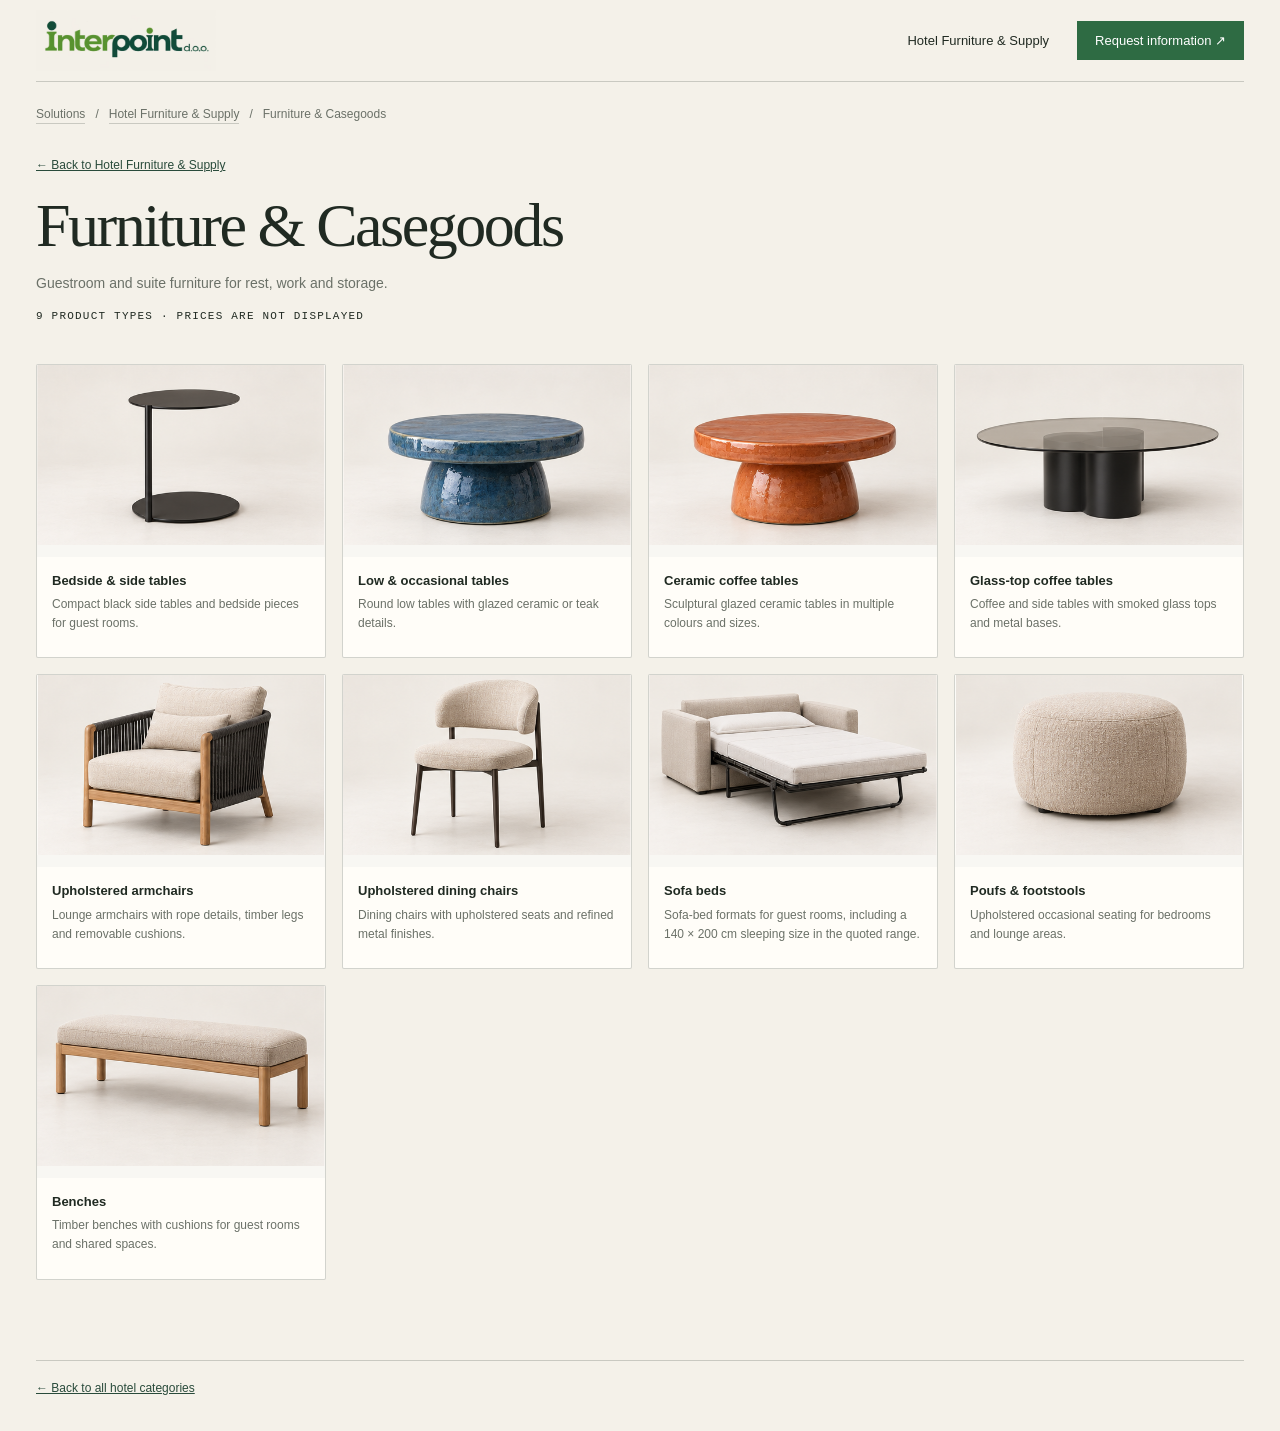
<file: hotel-furniture-products.html>
<!doctype html><html lang="en"><head><meta charset="utf-8"><meta name="viewport" content="width=device-width,initial-scale=1"><meta name="description" content="Guestroom and suite furniture for rest, work and storage."><title>Furniture & Casegoods — Interpoint d.o.o.</title><link rel="stylesheet" href="assets/site.css?v=20261031-headline-layout2"><style>.hotel-subpage-head{padding:34px 0 20px}.hotel-subpage-head>a{font-size:12px;color:var(--green);text-decoration:underline}.hotel-subpage-head h1{font:500 clamp(38px,5vw,62px)/1.05 var(--serif);margin:20px 0 10px;letter-spacing:-.04em}.hotel-subpage-head p{max-width:680px;color:var(--muted);font-size:14px;line-height:1.7}.hotel-subpage-grid{display:grid;grid-template-columns:repeat(auto-fit,minmax(min(100%,250px),1fr));gap:16px;padding:22px 0 80px}.hotel-subpage-grid .hotel-range-item{border:1px solid var(--line);background:#fffdf8;overflow:hidden}.hotel-subpage-grid .hotel-item-photo{height:230px;object-fit:contain;padding:12px;background:#f8f7f3}.hotel-subpage-grid .hotel-range-item-copy{padding:15px}.hotel-subpage-grid h2{font:600 15px/1.4 var(--sans);margin:0 0 7px}.hotel-subpage-grid p{font-size:12px;line-height:1.6;color:var(--muted);margin:0 0 9px}.hotel-subpage-grid a{font-size:10px;color:var(--green);text-decoration:underline;line-height:1.5;overflow-wrap:anywhere}.subpage-footer{border-top:1px solid var(--line);padding:20px 0 35px;font-size:12px}.subpage-footer a{color:var(--green);text-decoration:underline}@media(max-width:600px){.hotel-subpage-grid{grid-template-columns:repeat(2,minmax(0,1fr));gap:9px}.hotel-subpage-grid .hotel-item-photo{height:170px;padding:7px}.hotel-subpage-grid .hotel-range-item-copy{padding:10px}.hotel-subpage-grid h2{font-size:12px}.hotel-subpage-grid p{font-size:10px}}@media(max-width:390px){.hotel-subpage-grid{grid-template-columns:1fr}.hotel-subpage-grid .hotel-item-photo{height:220px}}</style></head><body><header class="wrap topbar"><a class="brand" href="services.html" aria-label="Interpoint d.o.o. home"><img class="brand-logo" src="assets/interpoint-logo.jpg" alt="Interpoint d.o.o."></a><nav class="nav"><a href="hotel-furniture.html">Hotel Furniture &amp; Supply</a><a class="nav-cta" href="enquiry.html?interest=Hotel%20Furniture%20%26%20Supply">Request information ↗</a></nav></header><main class="wrap"><div class="breadcrumb"><a href="services.html#solutions">Solutions</a> &nbsp; / &nbsp; <a href="hotel-furniture.html">Hotel Furniture &amp; Supply</a> &nbsp; / &nbsp; Furniture & Casegoods</div><section class="hotel-subpage-head"><a href="hotel-furniture.html">← Back to Hotel Furniture &amp; Supply</a><h1>Furniture & Casegoods</h1><p>Guestroom and suite furniture for rest, work and storage.</p><div class="mono">9 product types · Prices are not displayed</div></section><section class="hotel-subpage-grid"><article class="hotel-range-item"><div class="hotel-item-photo hotel-generated-photo hotel-generated-photo--furniture" role="img" aria-label="Noo.ma Ande black side table"><img class="hotel-product-image" src="assets/hotel-furniture-product-01.png" alt="" aria-hidden="true" loading="lazy"></div><div class="hotel-range-item-copy"><h4>Bedside &amp; side tables</h4><p>Compact black side tables and bedside pieces for guest rooms.</p></div></article><article class="hotel-range-item"><div class="hotel-item-photo hotel-generated-photo hotel-generated-photo--furniture" role="img" aria-label="Atmosphera Frisbee low table"><img class="hotel-product-image" src="assets/hotel-furniture-product-02.png" alt="" aria-hidden="true" loading="lazy"></div><div class="hotel-range-item-copy"><h4>Low &amp; occasional tables</h4><p>Round low tables with glazed ceramic or teak details.</p></div></article><article class="hotel-range-item"><div class="hotel-item-photo hotel-item-photo--scene hotel-generated-photo hotel-generated-photo--furniture" role="img" aria-label="Atmosphera Panarea ceramic coffee tables"><img class="hotel-product-image" src="assets/hotel-furniture-product-03.png" alt="" aria-hidden="true" loading="lazy"></div><div class="hotel-range-item-copy"><h4>Ceramic coffee tables</h4><p>Sculptural glazed ceramic tables in multiple colours and sizes.</p></div></article><article class="hotel-range-item"><div class="hotel-item-photo hotel-generated-photo hotel-generated-photo--furniture" role="img" aria-label="Kendo Stella smoked glass coffee table"><img class="hotel-product-image" src="assets/hotel-furniture-product-04.png" alt="" aria-hidden="true" loading="lazy"></div><div class="hotel-range-item-copy"><h4>Glass-top coffee tables</h4><p>Coffee and side tables with smoked glass tops and metal bases.</p></div></article><article class="hotel-range-item"><div class="hotel-item-photo hotel-generated-photo hotel-generated-photo--furniture" role="img" aria-label="Bizzotto Tamires beige outdoor armchair"><img class="hotel-product-image" src="assets/hotel-furniture-product-05.png" alt="" aria-hidden="true" loading="lazy"></div><div class="hotel-range-item-copy"><h4>Upholstered armchairs</h4><p>Lounge armchairs with rope details, timber legs and removable cushions.</p></div></article><article class="hotel-range-item"><div class="hotel-item-photo hotel-generated-photo hotel-generated-photo--furniture" role="img" aria-label="Porro Frank upholstered chair with brass legs"><img class="hotel-product-image" src="assets/hotel-furniture-product-06.png" alt="" aria-hidden="true" loading="lazy"></div><div class="hotel-range-item-copy"><h4>Upholstered dining chairs</h4><p>Dining chairs with upholstered seats and refined metal finishes.</p></div></article><article class="hotel-range-item"><div class="hotel-item-photo hotel-generated-photo hotel-generated-photo--furniture" role="img" aria-label="SITS Felix sofa bed shown extended"><img class="hotel-product-image" src="assets/hotel-furniture-product-07.png" alt="" aria-hidden="true" loading="lazy"></div><div class="hotel-range-item-copy"><h4>Sofa beds</h4><p>Sofa-bed formats for guest rooms, including a 140 × 200 cm sleeping size in the quoted range.</p></div></article><article class="hotel-range-item"><div class="hotel-item-photo hotel-generated-photo hotel-generated-photo--furniture" role="img" aria-label="Pedrali Buddy upholstered pouf"><img class="hotel-product-image" src="assets/hotel-furniture-product-08.png" alt="" aria-hidden="true" loading="lazy"></div><div class="hotel-range-item-copy"><h4>Poufs &amp; footstools</h4><p>Upholstered occasional seating for bedrooms and lounge areas.</p></div></article><article class="hotel-range-item"><div class="hotel-item-photo hotel-generated-photo hotel-generated-photo--furniture" role="img" aria-label="Cane-line Sticks teak bench with cushion"><img class="hotel-product-image" src="assets/hotel-furniture-product-09.png" alt="" aria-hidden="true" loading="lazy"></div><div class="hotel-range-item-copy"><h4>Benches</h4><p>Timber benches with cushions for guest rooms and shared spaces.</p></div></article></section><div class="subpage-footer"><a href="hotel-furniture.html">← Back to all hotel categories</a></div></main></body></html>
</file>
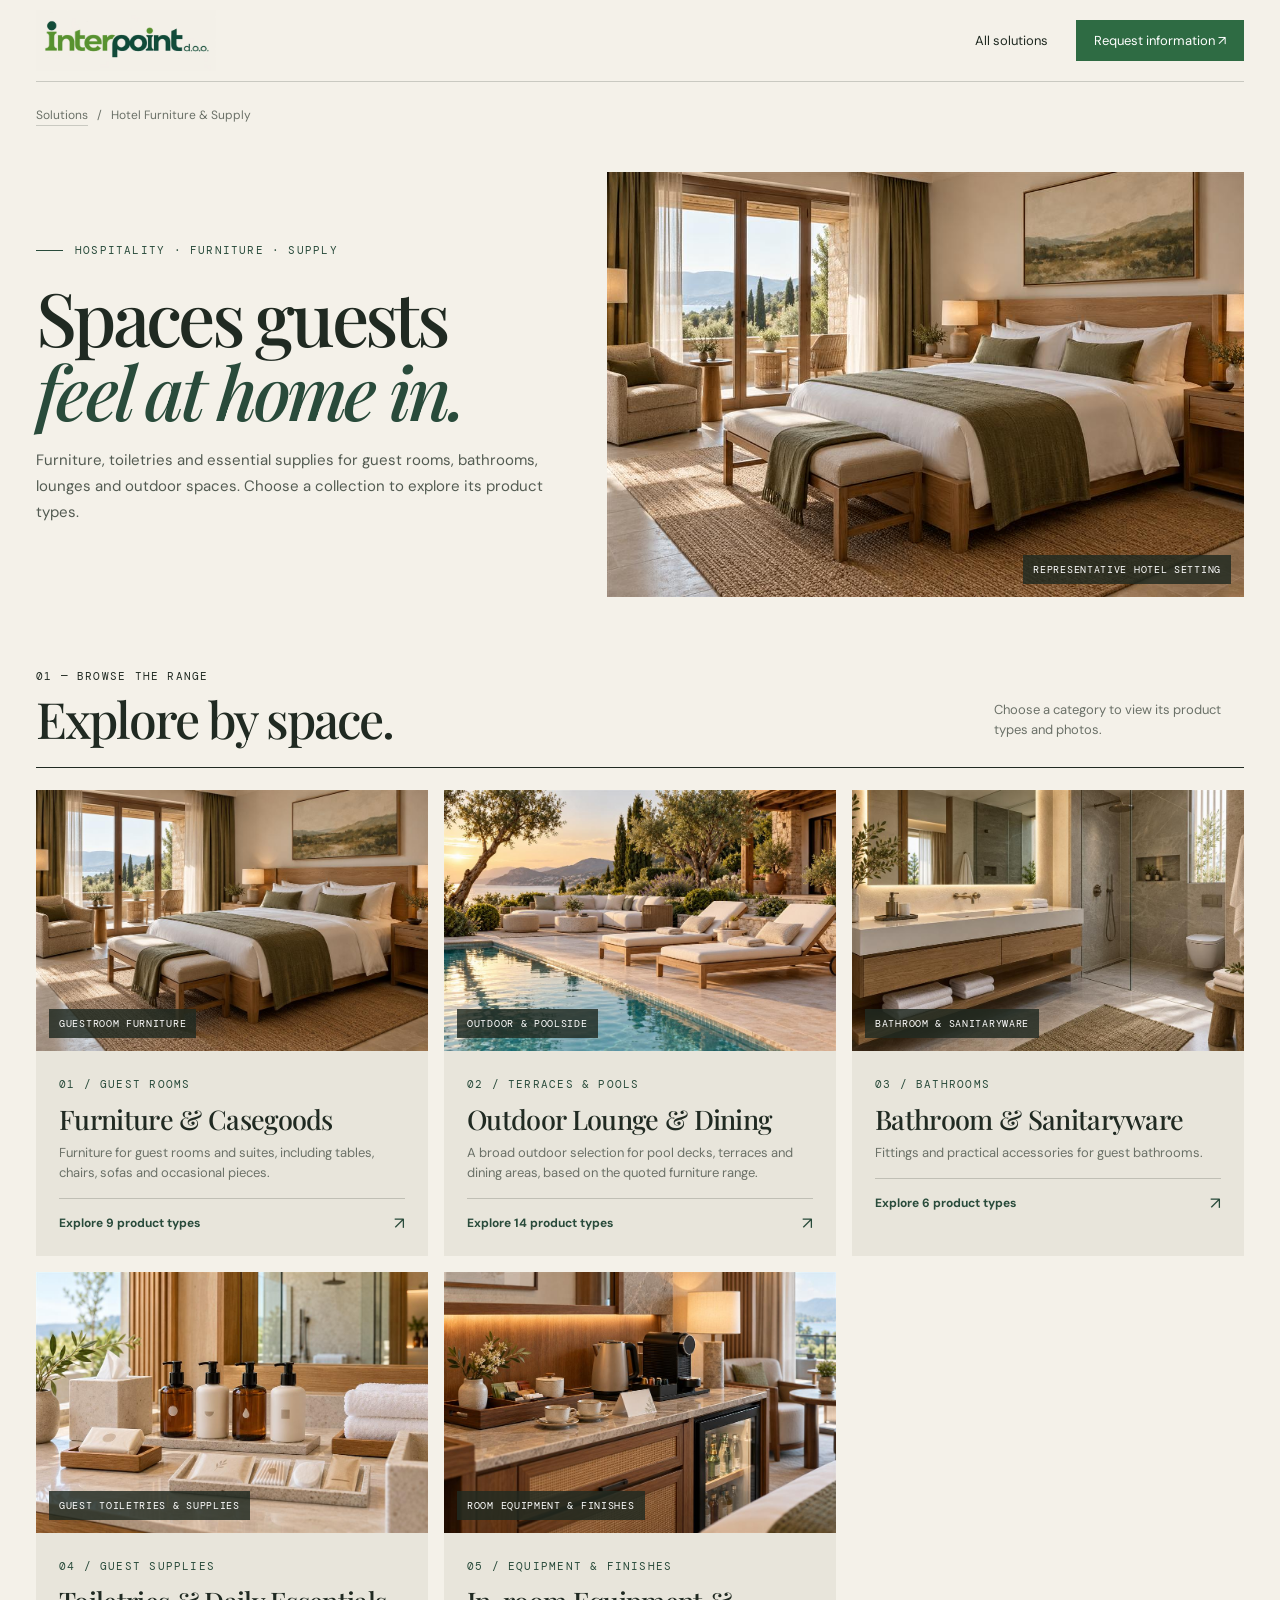
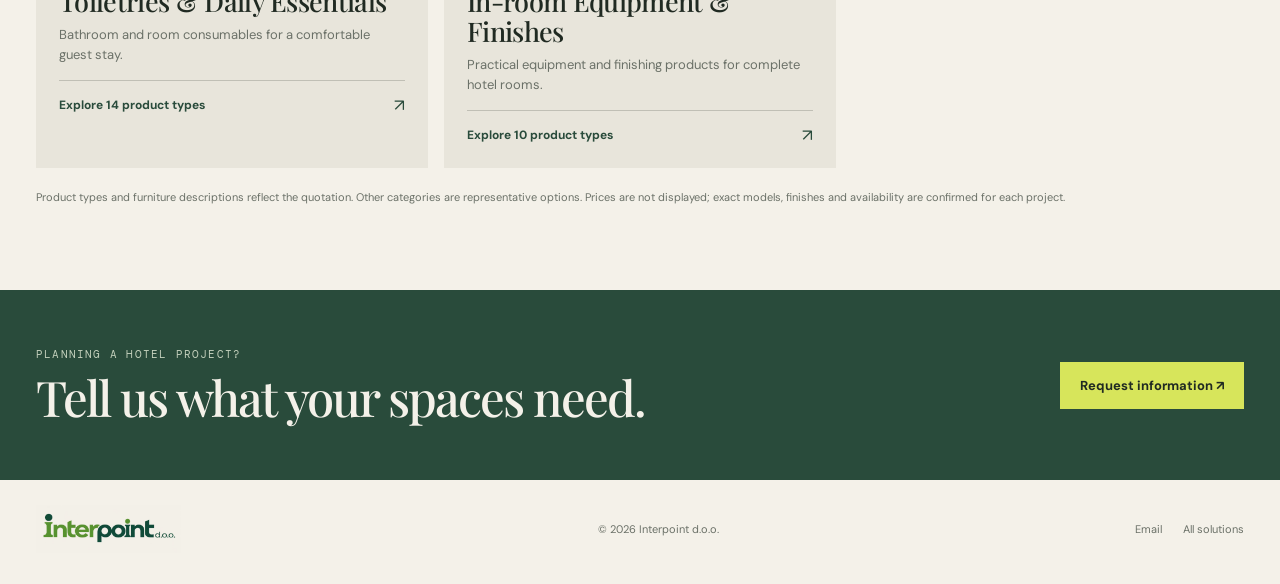
<file: hotel-furniture.html>
<!doctype html>
<html lang="en">
<head>
  <meta charset="utf-8">
  <meta name="viewport" content="width=device-width, initial-scale=1">
  <meta name="theme-color" content="#f4f1e9">
  <meta name="description" content="Explore hotel furniture and supply categories, with product descriptions and representative images.">
  <title>Hotel Furniture & Supply — Interpoint d.o.o.</title>
  <link rel="preconnect" href="https://fonts.googleapis.com"><link rel="preconnect" href="https://fonts.gstatic.com" crossorigin>
  <link href="https://fonts.googleapis.com/css2?family=DM+Mono:wght@400;500&family=DM+Sans:wght@400;500;600;700&family=Playfair+Display:ital,wght@0,500;0,600;1,500&display=swap" rel="stylesheet">
  <link rel="stylesheet" href="assets/site.css?v=20261031-headline-layout2">
</head>
<body class="hotel-page">
  <header class="wrap topbar"><a class="brand" href="services.html" aria-label="Interpoint d.o.o. home"><img class="brand-logo" src="assets/interpoint-logo.jpg" alt="Interpoint d.o.o."></a><nav class="nav" aria-label="Main navigation"><a href="services.html#solutions">All solutions</a><a class="nav-cta" href="enquiry.html?interest=Hotel%20Furniture%20%26%20Supply">Request information <span aria-hidden="true">↗</span></a></nav></header>
  <main>
    <div class="wrap breadcrumb"><a href="services.html">Solutions</a> &nbsp; / &nbsp; Hotel Furniture & Supply</div>
    <section class="wrap hero"><div class="hero-copy"><div class="eyebrow mono">Hospitality · Furniture · Supply</div><h1>Spaces guests<br><em>feel at home in.</em></h1><p>Furniture, toiletries and essential supplies for guest rooms, bathrooms, lounges and outdoor spaces. Choose a collection to explore its product types.</p></div><figure class="hero-image"><img src="assets/hotel-cover-clean.jpg" alt="Warm modern hotel guestroom with a bed, bedside tables and lounge seating"><figcaption>Representative hotel setting</figcaption></figure></section>
    <section class="wrap range"><div class="range-head"><div><div class="mono">01 — Browse the range</div><h2>Explore by space.</h2></div><p>Choose a category to view its product types and photos.</p></div><div class="range-grid">
<article class="range-card"><figure><img src="assets/hotel-cover-clean.jpg" alt="Warm modern hotel guestroom with coordinated furniture"><figcaption class="image-label">Guestroom furniture</figcaption></figure><div class="range-copy"><span class="range-kicker mono">01 / Guest rooms</span><h3>Furniture &amp; Casegoods</h3><p>Furniture for guest rooms and suites, including tables, chairs, sofas and occasional pieces.</p><a class="category-link" href="hotel-furniture-products.html">Explore 9 product types <span aria-hidden="true">↗</span></a></div></article>
<article class="range-card"><figure><img src="assets/hotel-category-outdoor.jpg" alt="Hotel pool terrace with outdoor lounge furniture"><figcaption class="image-label">Outdoor &amp; poolside</figcaption></figure><div class="range-copy"><span class="range-kicker mono">02 / Terraces &amp; pools</span><h3>Outdoor Lounge &amp; Dining</h3><p>A broad outdoor selection for pool decks, terraces and dining areas, based on the quoted furniture range.</p><a class="category-link" href="hotel-outdoor-products.html">Explore 14 product types <span aria-hidden="true">↗</span></a></div></article>
<article class="range-card"><figure><img src="assets/hotel-category-bathroom.jpg" alt="Hotel bathroom with vanity, mirror and shower"><figcaption class="image-label">Bathroom &amp; sanitaryware</figcaption></figure><div class="range-copy"><span class="range-kicker mono">03 / Bathrooms</span><h3>Bathroom &amp; Sanitaryware</h3><p>Fittings and practical accessories for guest bathrooms.</p><a class="category-link" href="hotel-bathroom-products.html">Explore 6 product types <span aria-hidden="true">↗</span></a></div></article>
<article class="range-card"><figure><img src="assets/hotel-category-supplies.jpg" alt="Hotel guest toiletries and towel essentials arranged on a vanity"><figcaption class="image-label">Guest toiletries &amp; supplies</figcaption></figure><div class="range-copy"><span class="range-kicker mono">04 / Guest supplies</span><h3>Toiletries &amp; Daily Essentials</h3><p>Bathroom and room consumables for a comfortable guest stay.</p><a class="category-link" href="hotel-supplies-products.html">Explore 14 product types <span aria-hidden="true">↗</span></a></div></article>
<article class="range-card"><figure><img src="assets/hotel-category-inroom.jpg" alt="Modern in-room hotel amenities including kettle, coffee maker and safe"><figcaption class="image-label">Room equipment &amp; finishes</figcaption></figure><div class="range-copy"><span class="range-kicker mono">05 / Equipment &amp; finishes</span><h3>In-room Equipment &amp; Finishes</h3><p>Practical equipment and finishing products for complete hotel rooms.</p><a class="category-link" href="hotel-room-products.html">Explore 10 product types <span aria-hidden="true">↗</span></a></div></article>
</div><p class="image-note">Product types and furniture descriptions reflect the quotation. Other categories are representative options. Prices are not displayed; exact models, finishes and availability are confirmed for each project.</p></section>
    <section class="contact" id="contact"><div class="wrap contact-inner"><div><div class="mono">Planning a hotel project?</div><h2>Tell us what your spaces need.</h2></div><a class="contact-link" href="enquiry.html?interest=Hotel%20Furniture%20%26%20Supply">Request information ↗</a></div></section>
  </main>
  <footer class="wrap footer"><a class="brand" href="services.html" aria-label="Interpoint d.o.o. home"><img class="brand-logo" src="assets/interpoint-logo.jpg" alt="Interpoint d.o.o."></a><span>© 2026 Interpoint d.o.o.</span><div class="footer-links"><a href="mailto:info@interpoint.hr">Email</a><a href="services.html#solutions">All solutions</a></div></footer>
</body>
</html>
</file>
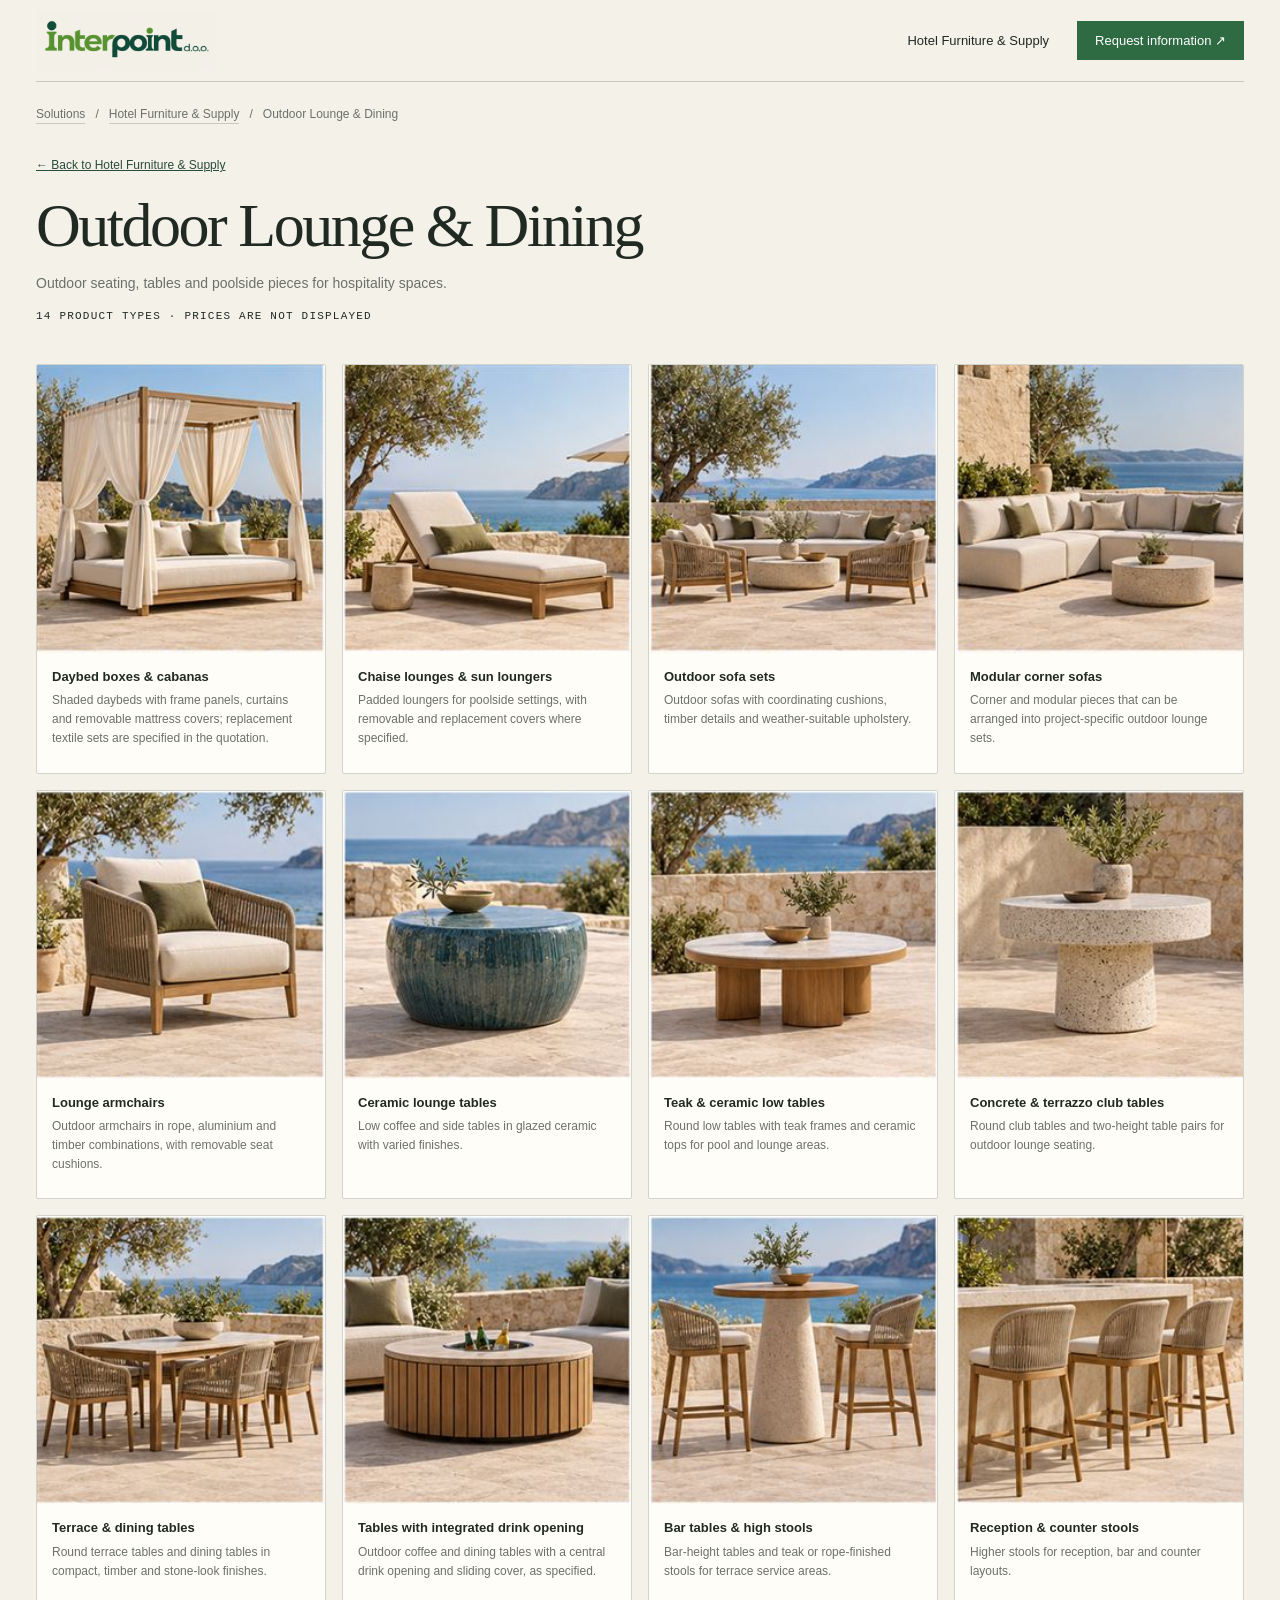
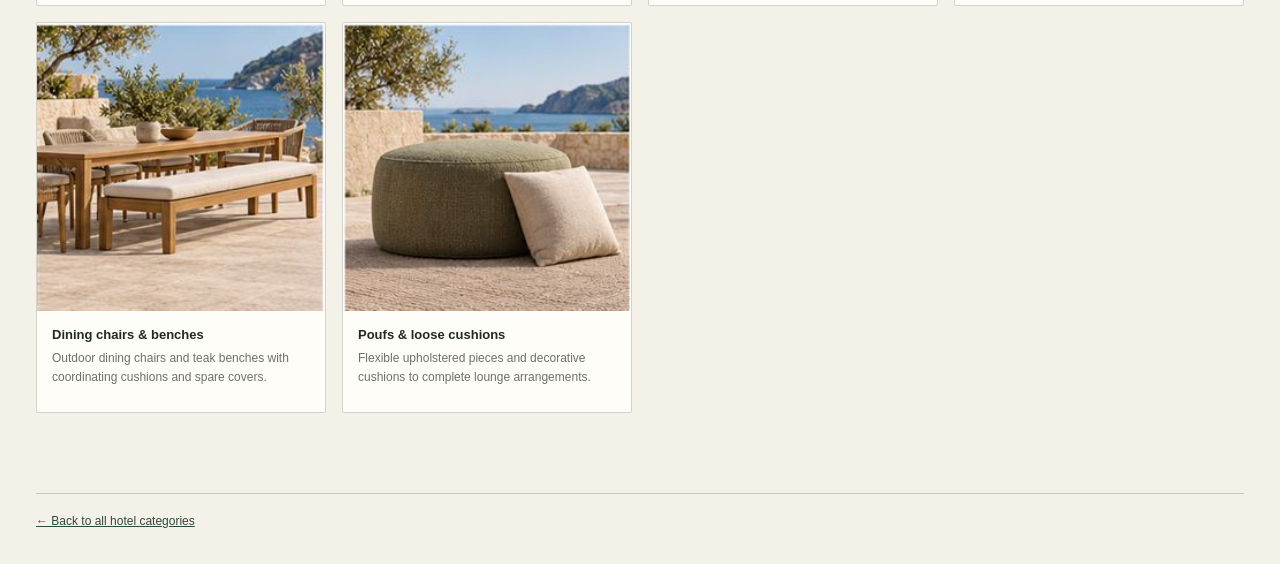
<file: hotel-outdoor-products.html>
<!doctype html><html lang="en"><head><meta charset="utf-8"><meta name="viewport" content="width=device-width,initial-scale=1"><meta name="description" content="Outdoor seating, tables and poolside pieces for hospitality spaces."><title>Outdoor Lounge & Dining — Interpoint d.o.o.</title><link rel="stylesheet" href="assets/site.css?v=20261031-headline-layout2"><style>.hotel-subpage-head{padding:34px 0 20px}.hotel-subpage-head>a{font-size:12px;color:var(--green);text-decoration:underline}.hotel-subpage-head h1{font:500 clamp(38px,5vw,62px)/1.05 var(--serif);margin:20px 0 10px;letter-spacing:-.04em}.hotel-subpage-head p{max-width:680px;color:var(--muted);font-size:14px;line-height:1.7}.hotel-subpage-grid{display:grid;grid-template-columns:repeat(auto-fit,minmax(min(100%,250px),1fr));gap:16px;padding:22px 0 80px}.hotel-subpage-grid .hotel-range-item{border:1px solid var(--line);background:#fffdf8;overflow:hidden}.hotel-subpage-grid .hotel-item-photo{height:230px;object-fit:contain;padding:12px;background:#f8f7f3}.hotel-subpage-grid .hotel-range-item-copy{padding:15px}.hotel-subpage-grid h2{font:600 15px/1.4 var(--sans);margin:0 0 7px}.hotel-subpage-grid p{font-size:12px;line-height:1.6;color:var(--muted);margin:0 0 9px}.hotel-subpage-grid a{font-size:10px;color:var(--green);text-decoration:underline;line-height:1.5;overflow-wrap:anywhere}.subpage-footer{border-top:1px solid var(--line);padding:20px 0 35px;font-size:12px}.subpage-footer a{color:var(--green);text-decoration:underline}@media(max-width:600px){.hotel-subpage-grid{grid-template-columns:repeat(2,minmax(0,1fr));gap:9px}.hotel-subpage-grid .hotel-item-photo{height:170px;padding:7px}.hotel-subpage-grid .hotel-range-item-copy{padding:10px}.hotel-subpage-grid h2{font-size:12px}.hotel-subpage-grid p{font-size:10px}}@media(max-width:390px){.hotel-subpage-grid{grid-template-columns:1fr}.hotel-subpage-grid .hotel-item-photo{height:220px}}</style></head><body><header class="wrap topbar"><a class="brand" href="services.html" aria-label="Interpoint d.o.o. home"><img class="brand-logo" src="assets/interpoint-logo.jpg" alt="Interpoint d.o.o."></a><nav class="nav"><a href="hotel-furniture.html">Hotel Furniture &amp; Supply</a><a class="nav-cta" href="enquiry.html?interest=Hotel%20Furniture%20%26%20Supply">Request information ↗</a></nav></header><main class="wrap"><div class="breadcrumb"><a href="services.html#solutions">Solutions</a> &nbsp; / &nbsp; <a href="hotel-furniture.html">Hotel Furniture &amp; Supply</a> &nbsp; / &nbsp; Outdoor Lounge & Dining</div><section class="hotel-subpage-head"><a href="hotel-furniture.html">← Back to Hotel Furniture &amp; Supply</a><h1>Outdoor Lounge & Dining</h1><p>Outdoor seating, tables and poolside pieces for hospitality spaces.</p><div class="mono">14 product types · Prices are not displayed</div></section><section class="hotel-subpage-grid"><article class="hotel-range-item"><div class="hotel-item-photo hotel-item-photo--scene hotel-generated-photo" role="img" aria-label="Outdoor cabana daybed with curtains"><img class="hotel-sheet-crop" src="assets/hotel-outdoor-products-redesign.jpg" alt="" aria-hidden="true" style="width:400%;height:400%;left:0%;top:0%"></div><div class="hotel-range-item-copy"><h4>Daybed boxes &amp; cabanas</h4><p>Shaded daybeds with frame panels, curtains and removable mattress covers; replacement textile sets are specified in the quotation.</p></div></article><article class="hotel-range-item"><div class="hotel-item-photo hotel-generated-photo" role="img" aria-label="Atmosphera Soft chaise longue"><img class="hotel-sheet-crop" src="assets/hotel-outdoor-products-redesign.jpg" alt="" aria-hidden="true" style="width:400%;height:400%;left:-100%;top:0%"></div><div class="hotel-range-item-copy"><h4>Chaise lounges &amp; sun loungers</h4><p>Padded loungers for poolside settings, with removable and replacement covers where specified.</p></div></article><article class="hotel-range-item"><div class="hotel-item-photo hotel-item-photo--scene hotel-generated-photo" role="img" aria-label="Atmosphera Portofino outdoor sofa set"><img class="hotel-sheet-crop" src="assets/hotel-outdoor-products-redesign.jpg" alt="" aria-hidden="true" style="width:400%;height:400%;left:-200%;top:0%"></div><div class="hotel-range-item-copy"><h4>Outdoor sofa sets</h4><p>Outdoor sofas with coordinating cushions, timber details and weather-suitable upholstery.</p></div></article><article class="hotel-range-item"><div class="hotel-item-photo hotel-item-photo--scene hotel-generated-photo" role="img" aria-label="Pedrali outdoor modular lounge setting"><img class="hotel-sheet-crop" src="assets/hotel-outdoor-products-redesign.jpg" alt="" aria-hidden="true" style="width:400%;height:400%;left:-300%;top:0%"></div><div class="hotel-range-item-copy"><h4>Modular corner sofas</h4><p>Corner and modular pieces that can be arranged into project-specific outdoor lounge sets.</p></div></article><article class="hotel-range-item"><div class="hotel-item-photo hotel-generated-photo" role="img" aria-label="Bizzotto Tamires outdoor armchair"><img class="hotel-sheet-crop" src="assets/hotel-outdoor-products-redesign.jpg" alt="" aria-hidden="true" style="width:400%;height:400%;left:0%;top:-100%"></div><div class="hotel-range-item-copy"><h4>Lounge armchairs</h4><p>Outdoor armchairs in rope, aluminium and timber combinations, with removable seat cushions.</p></div></article><article class="hotel-range-item"><div class="hotel-item-photo hotel-item-photo--scene hotel-generated-photo" role="img" aria-label="Atmosphera Panarea ceramic coffee tables"><img class="hotel-sheet-crop" src="assets/hotel-outdoor-products-redesign.jpg" alt="" aria-hidden="true" style="width:400%;height:400%;left:-100%;top:-100%"></div><div class="hotel-range-item-copy"><h4>Ceramic lounge tables</h4><p>Low coffee and side tables in glazed ceramic with varied finishes.</p></div></article><article class="hotel-range-item"><div class="hotel-item-photo hotel-generated-photo" role="img" aria-label="Atmosphera Frisbee teak and ceramic low table"><img class="hotel-sheet-crop" src="assets/hotel-outdoor-products-redesign.jpg" alt="" aria-hidden="true" style="width:400%;height:400%;left:-200%;top:-100%"></div><div class="hotel-range-item-copy"><h4>Teak &amp; ceramic low tables</h4><p>Round low tables with teak frames and ceramic tops for pool and lounge areas.</p></div></article><article class="hotel-range-item"><div class="hotel-item-photo hotel-generated-photo" role="img" aria-label="Round smoked-glass club table example"><img class="hotel-sheet-crop" src="assets/hotel-outdoor-products-redesign.jpg" alt="" aria-hidden="true" style="width:400%;height:400%;left:-300%;top:-100%"></div><div class="hotel-range-item-copy"><h4>Concrete &amp; terrazzo club tables</h4><p>Round club tables and two-height table pairs for outdoor lounge seating.</p></div></article><article class="hotel-range-item"><div class="hotel-item-photo hotel-item-photo--scene hotel-generated-photo" role="img" aria-label="Pedrali Ikon round tables"><img class="hotel-sheet-crop" src="assets/hotel-outdoor-products-redesign.jpg" alt="" aria-hidden="true" style="width:400%;height:400%;left:0%;top:-200%"></div><div class="hotel-range-item-copy"><h4>Terrace &amp; dining tables</h4><p>Round terrace tables and dining tables in compact, timber and stone-look finishes.</p></div></article><article class="hotel-range-item"><div class="hotel-item-photo hotel-item-photo--scene hotel-generated-photo" role="img" aria-label="Round outdoor table reference"><img class="hotel-sheet-crop" src="assets/hotel-outdoor-products-redesign.jpg" alt="" aria-hidden="true" style="width:400%;height:400%;left:-100%;top:-200%"></div><div class="hotel-range-item-copy"><h4>Tables with integrated drink opening</h4><p>Outdoor coffee and dining tables with a central drink opening and sliding cover, as specified.</p></div></article><article class="hotel-range-item"><div class="hotel-item-photo hotel-item-photo--scene hotel-generated-photo" role="img" aria-label="POINT Parallel teak bar stools"><img class="hotel-sheet-crop" src="assets/hotel-outdoor-products-redesign.jpg" alt="" aria-hidden="true" style="width:400%;height:400%;left:-200%;top:-200%"></div><div class="hotel-range-item-copy"><h4>Bar tables &amp; high stools</h4><p>Bar-height tables and teak or rope-finished stools for terrace service areas.</p></div></article><article class="hotel-range-item"><div class="hotel-item-photo hotel-generated-photo" role="img" aria-label="Pedrali Arki adjustable bar stool"><img class="hotel-sheet-crop" src="assets/hotel-outdoor-products-redesign.jpg" alt="" aria-hidden="true" style="width:400%;height:400%;left:-300%;top:-200%"></div><div class="hotel-range-item-copy"><h4>Reception &amp; counter stools</h4><p>Higher stools for reception, bar and counter layouts.</p></div></article><article class="hotel-range-item"><div class="hotel-item-photo hotel-generated-photo" role="img" aria-label="Bizzotto rope dining chair"><img class="hotel-sheet-crop" src="assets/hotel-outdoor-products-redesign.jpg" alt="" aria-hidden="true" style="width:400%;height:400%;left:0%;top:-300%"></div><div class="hotel-range-item-copy"><h4>Dining chairs &amp; benches</h4><p>Outdoor dining chairs and teak benches with coordinating cushions and spare covers.</p></div></article><article class="hotel-range-item"><div class="hotel-item-photo hotel-generated-photo" role="img" aria-label="Pedrali Buddy upholstered pouf"><img class="hotel-sheet-crop" src="assets/hotel-outdoor-products-redesign.jpg" alt="" aria-hidden="true" style="width:400%;height:400%;left:-100%;top:-300%"></div><div class="hotel-range-item-copy"><h4>Poufs &amp; loose cushions</h4><p>Flexible upholstered pieces and decorative cushions to complete lounge arrangements.</p></div></article></section><div class="subpage-footer"><a href="hotel-furniture.html">← Back to all hotel categories</a></div></main></body></html>
</file>
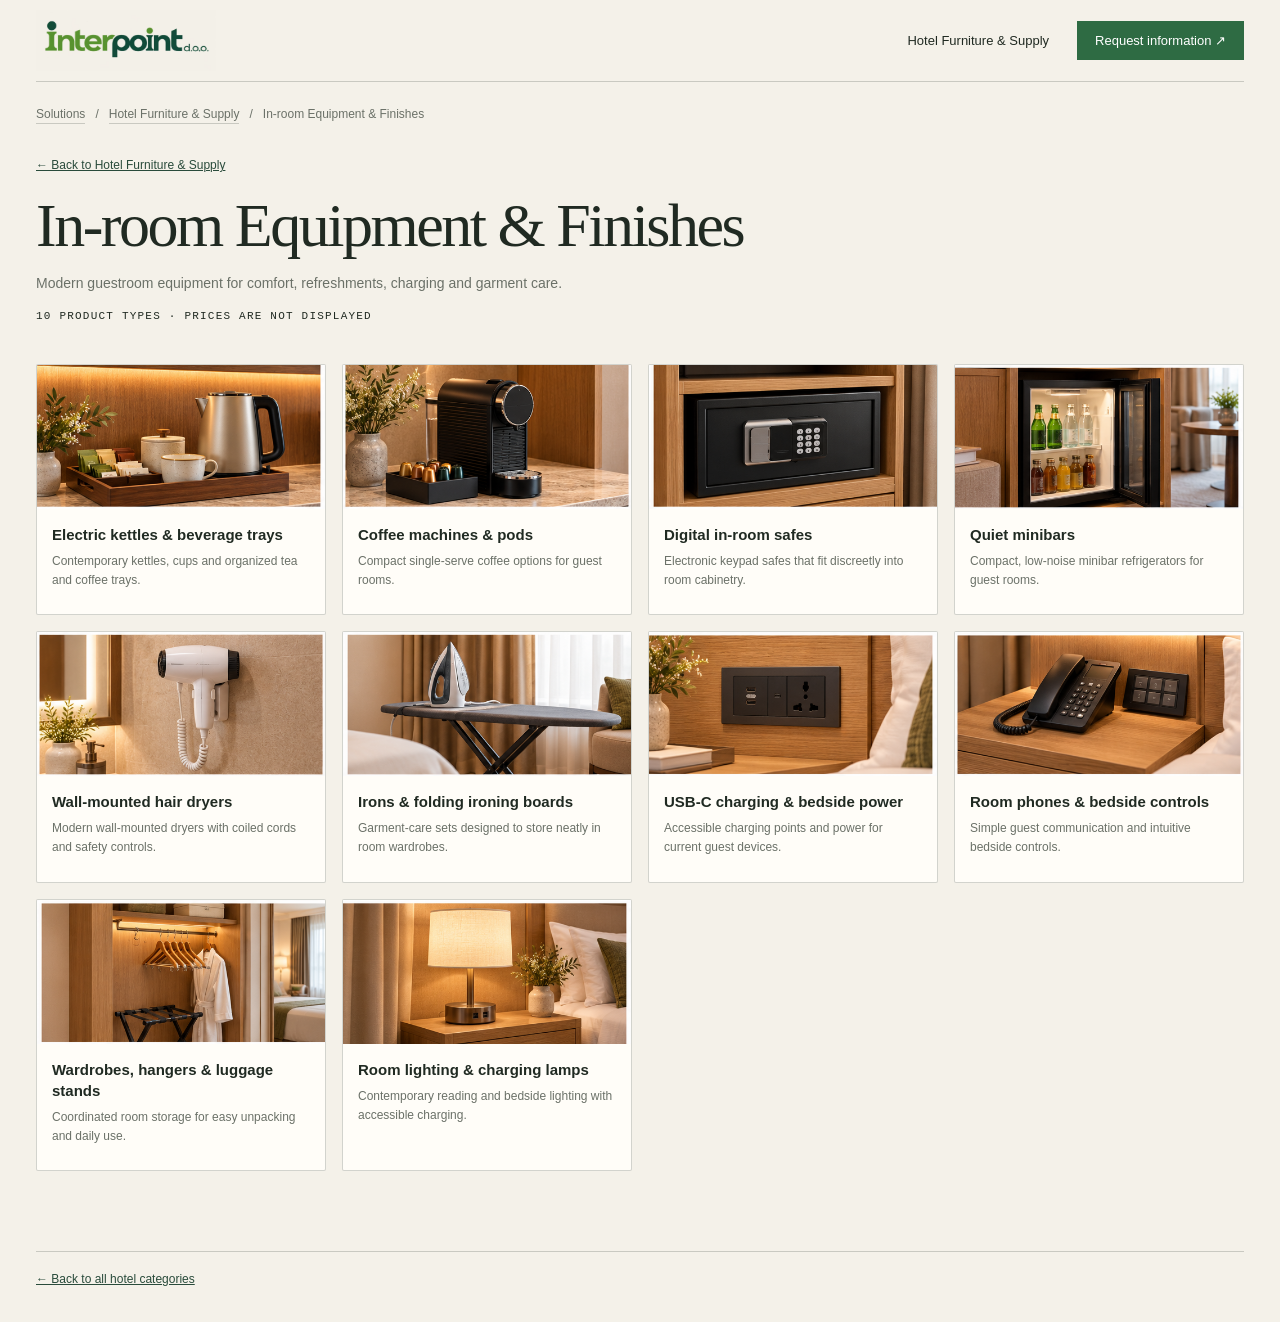
<file: hotel-room-products.html>
<!doctype html><html lang="en"><head><meta charset="utf-8"><meta name="viewport" content="width=device-width,initial-scale=1"><meta name="description" content="Modern guestroom equipment for comfort, refreshments, charging and garment care."><title>In-room Equipment & Finishes — Interpoint d.o.o.</title><link rel="stylesheet" href="assets/site.css?v=20261031-headline-layout2"><style>.hotel-subpage-head{padding:34px 0 20px}.hotel-subpage-head>a{font-size:12px;color:var(--green);text-decoration:underline}.hotel-subpage-head h1{font:500 clamp(38px,5vw,62px)/1.05 var(--serif);margin:20px 0 10px;letter-spacing:-.04em}.hotel-subpage-head p{max-width:680px;color:var(--muted);font-size:14px;line-height:1.7}.hotel-subpage-grid{display:grid;grid-template-columns:repeat(auto-fit,minmax(min(100%,250px),1fr));gap:16px;padding:22px 0 80px}.hotel-subpage-grid .hotel-range-item{border:1px solid var(--line);background:#fffdf8;overflow:hidden}.hotel-subpage-grid .hotel-item-photo{height:230px;object-fit:contain;padding:12px;background:#f8f7f3}.hotel-subpage-grid .hotel-range-item-copy{padding:15px}.hotel-subpage-grid h2{font:600 15px/1.4 var(--sans);margin:0 0 7px}.hotel-subpage-grid p{font-size:12px;line-height:1.6;color:var(--muted);margin:0 0 9px}.hotel-subpage-grid a{font-size:10px;color:var(--green);text-decoration:underline;line-height:1.5;overflow-wrap:anywhere}.subpage-footer{border-top:1px solid var(--line);padding:20px 0 35px;font-size:12px}.subpage-footer a{color:var(--green);text-decoration:underline}@media(max-width:600px){.hotel-subpage-grid{grid-template-columns:repeat(2,minmax(0,1fr));gap:9px}.hotel-subpage-grid .hotel-item-photo{height:170px;padding:7px}.hotel-subpage-grid .hotel-range-item-copy{padding:10px}.hotel-subpage-grid h2{font-size:12px}.hotel-subpage-grid p{font-size:10px}}@media(max-width:390px){.hotel-subpage-grid{grid-template-columns:1fr}.hotel-subpage-grid .hotel-item-photo{height:220px}}</style></head><body><header class="wrap topbar"><a class="brand" href="services.html" aria-label="Interpoint d.o.o. home"><img class="brand-logo" src="assets/interpoint-logo.jpg" alt="Interpoint d.o.o."></a><nav class="nav"><a href="hotel-furniture.html">Hotel Furniture &amp; Supply</a><a class="nav-cta" href="enquiry.html?interest=Hotel%20Furniture%20%26%20Supply">Request information ↗</a></nav></header><main class="wrap"><div class="breadcrumb"><a href="services.html#solutions">Solutions</a> &nbsp; / &nbsp; <a href="hotel-furniture.html">Hotel Furniture &amp; Supply</a> &nbsp; / &nbsp; In-room Equipment & Finishes</div><section class="hotel-subpage-head"><a href="hotel-furniture.html">← Back to Hotel Furniture &amp; Supply</a><h1>In-room Equipment & Finishes</h1><p>Modern guestroom equipment for comfort, refreshments, charging and garment care.</p><div class="mono">10 product types · Prices are not displayed</div></section><section class="hotel-subpage-grid"><article class="hotel-range-item"><div class="hotel-item-photo hotel-generated-photo hotel-generated-photo--room" role="img" aria-label="Modern hotel beverage station"><img class="hotel-sheet-crop" src="assets/hotel-room-products-ai.png" alt="" aria-hidden="true" style="width:300%;height:400%;left:0%;top:0%"></div><div class="hotel-range-item-copy"><h2>Electric kettles & beverage trays</h2><p>Contemporary kettles, cups and organized tea and coffee trays.</p></div></article><article class="hotel-range-item"><div class="hotel-item-photo hotel-generated-photo hotel-generated-photo--room" role="img" aria-label="Guestroom coffee machine and beverage tray"><img class="hotel-sheet-crop" src="assets/hotel-room-products-ai.png" alt="" aria-hidden="true" style="width:300%;height:400%;left:-100%;top:0%"></div><div class="hotel-range-item-copy"><h2>Coffee machines & pods</h2><p>Compact single-serve coffee options for guest rooms.</p></div></article><article class="hotel-range-item"><div class="hotel-item-photo hotel-generated-photo hotel-generated-photo--room" role="img" aria-label="Modern digital hotel safe"><img class="hotel-sheet-crop" src="assets/hotel-room-products-ai.png" alt="" aria-hidden="true" style="width:300%;height:400%;left:-200%;top:0%"></div><div class="hotel-range-item-copy"><h2>Digital in-room safes</h2><p>Electronic keypad safes that fit discreetly into room cabinetry.</p></div></article><article class="hotel-range-item"><div class="hotel-item-photo hotel-generated-photo hotel-generated-photo--room" role="img" aria-label="Compact hotel minibar refrigerator"><img class="hotel-sheet-crop" src="assets/hotel-room-products-ai.png" alt="" aria-hidden="true" style="width:300%;height:400%;left:0%;top:-100%"></div><div class="hotel-range-item-copy"><h2>Quiet minibars</h2><p>Compact, low-noise minibar refrigerators for guest rooms.</p></div></article><article class="hotel-range-item"><div class="hotel-item-photo hotel-generated-photo hotel-generated-photo--room" role="img" aria-label="White and chrome hotel hair dryer"><img class="hotel-sheet-crop" src="assets/hotel-room-products-ai.png" alt="" aria-hidden="true" style="width:300%;height:400%;left:-100%;top:-100%"></div><div class="hotel-range-item-copy"><h2>Wall-mounted hair dryers</h2><p>Modern wall-mounted dryers with coiled cords and safety controls.</p></div></article><article class="hotel-range-item"><div class="hotel-item-photo hotel-generated-photo hotel-generated-photo--room" role="img" aria-label="Hotel ironing board and iron"><img class="hotel-sheet-crop" src="assets/hotel-room-products-ai.png" alt="" aria-hidden="true" style="width:300%;height:400%;left:-200%;top:-100%"></div><div class="hotel-range-item-copy"><h2>Irons & folding ironing boards</h2><p>Garment-care sets designed to store neatly in room wardrobes.</p></div></article><article class="hotel-range-item"><div class="hotel-item-photo hotel-generated-photo hotel-generated-photo--room" role="img" aria-label="Modern guestroom power station"><img class="hotel-sheet-crop" src="assets/hotel-room-products-ai.png" alt="" aria-hidden="true" style="width:300%;height:400%;left:0%;top:-200%"></div><div class="hotel-range-item-copy"><h2>USB-C charging & bedside power</h2><p>Accessible charging points and power for current guest devices.</p></div></article><article class="hotel-range-item"><div class="hotel-item-photo hotel-generated-photo hotel-generated-photo--room" role="img" aria-label="Modern guest room telephone and controls"><img class="hotel-sheet-crop" src="assets/hotel-room-products-ai.png" alt="" aria-hidden="true" style="width:300%;height:400%;left:-100%;top:-200%"></div><div class="hotel-range-item-copy"><h2>Room phones & bedside controls</h2><p>Simple guest communication and intuitive bedside controls.</p></div></article><article class="hotel-range-item"><div class="hotel-item-photo hotel-generated-photo hotel-generated-photo--room" role="img" aria-label="Guestroom storage and hanging space"><img class="hotel-sheet-crop" src="assets/hotel-room-products-ai.png" alt="" aria-hidden="true" style="width:300%;height:400%;left:-200%;top:-200%"></div><div class="hotel-range-item-copy"><h2>Wardrobes, hangers & luggage stands</h2><p>Coordinated room storage for easy unpacking and daily use.</p></div></article><article class="hotel-range-item"><div class="hotel-item-photo hotel-generated-photo hotel-generated-photo--room" role="img" aria-label="Modern guestroom lighting"><img class="hotel-sheet-crop" src="assets/hotel-room-products-ai.png" alt="" aria-hidden="true" style="width:300%;height:400%;left:0%;top:-300%"></div><div class="hotel-range-item-copy"><h2>Room lighting & charging lamps</h2><p>Contemporary reading and bedside lighting with accessible charging.</p></div></article></section><div class="subpage-footer"><a href="hotel-furniture.html">← Back to all hotel categories</a></div></main></body></html>
</file>
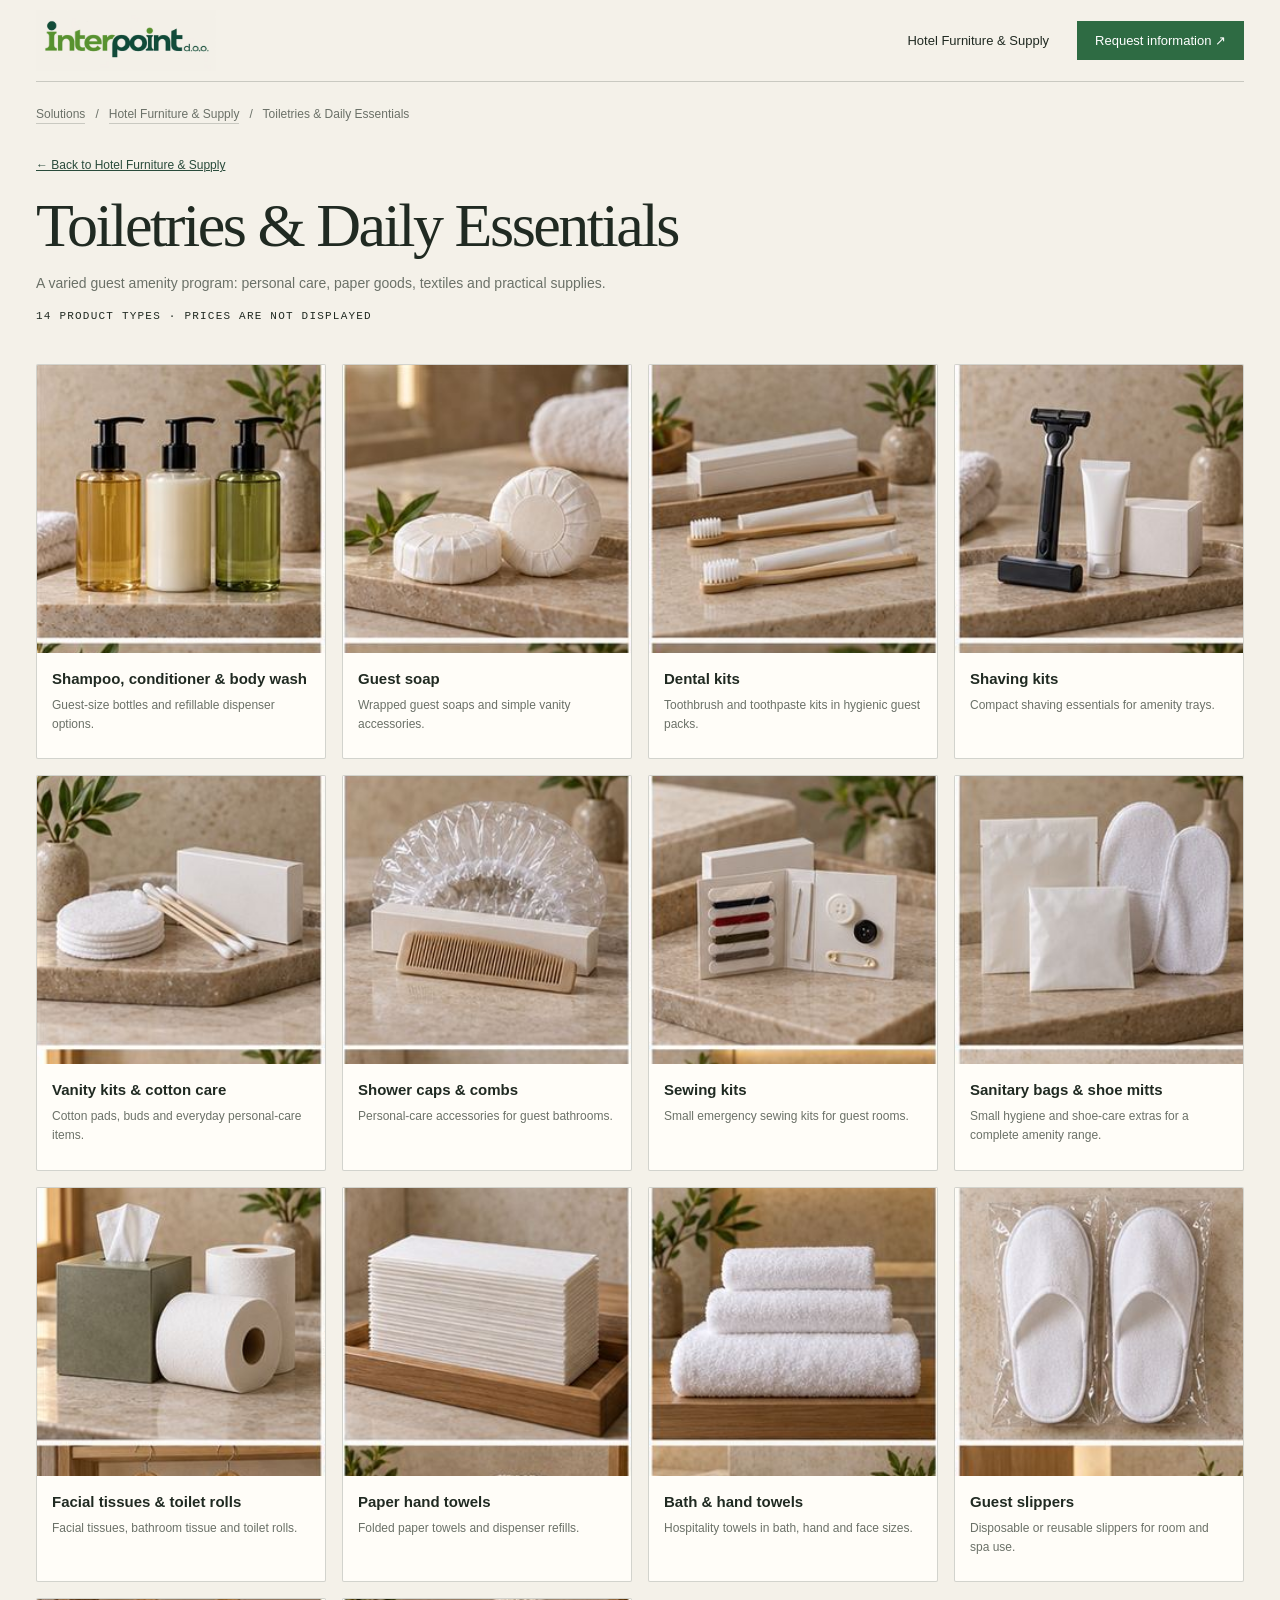
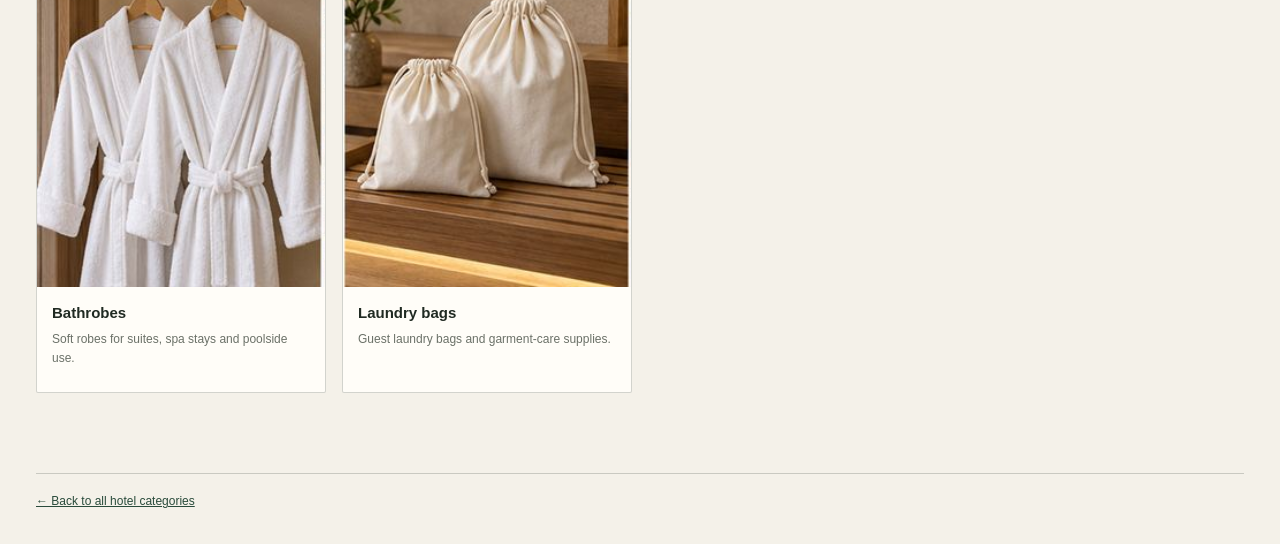
<file: hotel-supplies-products.html>
<!doctype html><html lang="en"><head><meta charset="utf-8"><meta name="viewport" content="width=device-width,initial-scale=1"><meta name="description" content="A varied guest amenity program: personal care, paper goods, textiles and practical supplies."><title>Toiletries & Daily Essentials — Interpoint d.o.o.</title><link rel="stylesheet" href="assets/site.css?v=20261031-headline-layout2"><style>.hotel-subpage-head{padding:34px 0 20px}.hotel-subpage-head>a{font-size:12px;color:var(--green);text-decoration:underline}.hotel-subpage-head h1{font:500 clamp(38px,5vw,62px)/1.05 var(--serif);margin:20px 0 10px;letter-spacing:-.04em}.hotel-subpage-head p{max-width:680px;color:var(--muted);font-size:14px;line-height:1.7}.hotel-subpage-grid{display:grid;grid-template-columns:repeat(auto-fit,minmax(min(100%,250px),1fr));gap:16px;padding:22px 0 80px}.hotel-subpage-grid .hotel-range-item{border:1px solid var(--line);background:#fffdf8;overflow:hidden}.hotel-subpage-grid .hotel-item-photo{height:230px;object-fit:contain;padding:12px;background:#f8f7f3}.hotel-subpage-grid .hotel-range-item-copy{padding:15px}.hotel-subpage-grid h2{font:600 15px/1.4 var(--sans);margin:0 0 7px}.hotel-subpage-grid p{font-size:12px;line-height:1.6;color:var(--muted);margin:0 0 9px}.hotel-subpage-grid a{font-size:10px;color:var(--green);text-decoration:underline;line-height:1.5;overflow-wrap:anywhere}.subpage-footer{border-top:1px solid var(--line);padding:20px 0 35px;font-size:12px}.subpage-footer a{color:var(--green);text-decoration:underline}@media(max-width:600px){.hotel-subpage-grid{grid-template-columns:repeat(2,minmax(0,1fr));gap:9px}.hotel-subpage-grid .hotel-item-photo{height:170px;padding:7px}.hotel-subpage-grid .hotel-range-item-copy{padding:10px}.hotel-subpage-grid h2{font-size:12px}.hotel-subpage-grid p{font-size:10px}}@media(max-width:390px){.hotel-subpage-grid{grid-template-columns:1fr}.hotel-subpage-grid .hotel-item-photo{height:220px}}</style></head><body><header class="wrap topbar"><a class="brand" href="services.html" aria-label="Interpoint d.o.o. home"><img class="brand-logo" src="assets/interpoint-logo.jpg" alt="Interpoint d.o.o."></a><nav class="nav"><a href="hotel-furniture.html">Hotel Furniture &amp; Supply</a><a class="nav-cta" href="enquiry.html?interest=Hotel%20Furniture%20%26%20Supply">Request information ↗</a></nav></header><main class="wrap"><div class="breadcrumb"><a href="services.html#solutions">Solutions</a> &nbsp; / &nbsp; <a href="hotel-furniture.html">Hotel Furniture &amp; Supply</a> &nbsp; / &nbsp; Toiletries & Daily Essentials</div><section class="hotel-subpage-head"><a href="hotel-furniture.html">← Back to Hotel Furniture &amp; Supply</a><h1>Toiletries & Daily Essentials</h1><p>A varied guest amenity program: personal care, paper goods, textiles and practical supplies.</p><div class="mono">14 product types · Prices are not displayed</div></section><section class="hotel-subpage-grid"><article class="hotel-range-item"><div class="hotel-item-photo hotel-generated-photo" role="img" aria-label="Guest toiletries and bath products"><img class="hotel-sheet-crop" src="assets/hotel-toiletries-products-redesign.jpg" alt="" aria-hidden="true" style="width:400%;height:400%;left:0%;top:0%"></div><div class="hotel-range-item-copy"><h2>Shampoo, conditioner & body wash</h2><p>Guest-size bottles and refillable dispenser options.</p></div></article><article class="hotel-range-item"><div class="hotel-item-photo hotel-generated-photo" role="img" aria-label="Eco-packed guest soap and amenities"><img class="hotel-sheet-crop" src="assets/hotel-toiletries-products-redesign.jpg" alt="" aria-hidden="true" style="width:400%;height:400%;left:-100%;top:0%"></div><div class="hotel-range-item-copy"><h2>Guest soap</h2><p>Wrapped guest soaps and simple vanity accessories.</p></div></article><article class="hotel-range-item"><div class="hotel-item-photo hotel-generated-photo" role="img" aria-label="Hotel dental kits"><img class="hotel-sheet-crop" src="assets/hotel-toiletries-products-redesign.jpg" alt="" aria-hidden="true" style="width:400%;height:400%;left:-200%;top:0%"></div><div class="hotel-range-item-copy"><h2>Dental kits</h2><p>Toothbrush and toothpaste kits in hygienic guest packs.</p></div></article><article class="hotel-range-item"><div class="hotel-item-photo hotel-generated-photo" role="img" aria-label="Shaving kit and hotel amenities"><img class="hotel-sheet-crop" src="assets/hotel-toiletries-products-redesign.jpg" alt="" aria-hidden="true" style="width:400%;height:400%;left:-300%;top:0%"></div><div class="hotel-range-item-copy"><h2>Shaving kits</h2><p>Compact shaving essentials for amenity trays.</p></div></article><article class="hotel-range-item"><div class="hotel-item-photo hotel-generated-photo" role="img" aria-label="Vanity kit and cotton care products"><img class="hotel-sheet-crop" src="assets/hotel-toiletries-products-redesign.jpg" alt="" aria-hidden="true" style="width:400%;height:400%;left:0%;top:-100%"></div><div class="hotel-range-item-copy"><h2>Vanity kits & cotton care</h2><p>Cotton pads, buds and everyday personal-care items.</p></div></article><article class="hotel-range-item"><div class="hotel-item-photo hotel-generated-photo" role="img" aria-label="Shower cap and comb guest amenities"><img class="hotel-sheet-crop" src="assets/hotel-toiletries-products-redesign.jpg" alt="" aria-hidden="true" style="width:400%;height:400%;left:-100%;top:-100%"></div><div class="hotel-range-item-copy"><h2>Shower caps & combs</h2><p>Personal-care accessories for guest bathrooms.</p></div></article><article class="hotel-range-item"><div class="hotel-item-photo hotel-generated-photo" role="img" aria-label="Sewing kit among hotel amenities"><img class="hotel-sheet-crop" src="assets/hotel-toiletries-products-redesign.jpg" alt="" aria-hidden="true" style="width:400%;height:400%;left:-200%;top:-100%"></div><div class="hotel-range-item-copy"><h2>Sewing kits</h2><p>Small emergency sewing kits for guest rooms.</p></div></article><article class="hotel-range-item"><div class="hotel-item-photo hotel-generated-photo" role="img" aria-label="Guest amenities including sanitary bags"><img class="hotel-sheet-crop" src="assets/hotel-toiletries-products-redesign.jpg" alt="" aria-hidden="true" style="width:400%;height:400%;left:-300%;top:-100%"></div><div class="hotel-range-item-copy"><h2>Sanitary bags & shoe mitts</h2><p>Small hygiene and shoe-care extras for a complete amenity range.</p></div></article><article class="hotel-range-item"><div class="hotel-item-photo hotel-generated-photo" role="img" aria-label="Facial tissue and toilet paper"><img class="hotel-sheet-crop" src="assets/hotel-toiletries-products-redesign.jpg" alt="" aria-hidden="true" style="width:400%;height:400%;left:0%;top:-200%"></div><div class="hotel-range-item-copy"><h2>Facial tissues & toilet rolls</h2><p>Facial tissues, bathroom tissue and toilet rolls.</p></div></article><article class="hotel-range-item"><div class="hotel-item-photo hotel-generated-photo" role="img" aria-label="Paper hand towels"><img class="hotel-sheet-crop" src="assets/hotel-toiletries-products-redesign.jpg" alt="" aria-hidden="true" style="width:400%;height:400%;left:-100%;top:-200%"></div><div class="hotel-range-item-copy"><h2>Paper hand towels</h2><p>Folded paper towels and dispenser refills.</p></div></article><article class="hotel-range-item"><div class="hotel-item-photo hotel-generated-photo" role="img" aria-label="Hotel bath and hand towels"><img class="hotel-sheet-crop" src="assets/hotel-toiletries-products-redesign.jpg" alt="" aria-hidden="true" style="width:400%;height:400%;left:-200%;top:-200%"></div><div class="hotel-range-item-copy"><h2>Bath & hand towels</h2><p>Hospitality towels in bath, hand and face sizes.</p></div></article><article class="hotel-range-item"><div class="hotel-item-photo hotel-generated-photo" role="img" aria-label="White hotel guest slippers"><img class="hotel-sheet-crop" src="assets/hotel-toiletries-products-redesign.jpg" alt="" aria-hidden="true" style="width:400%;height:400%;left:-300%;top:-200%"></div><div class="hotel-range-item-copy"><h2>Guest slippers</h2><p>Disposable or reusable slippers for room and spa use.</p></div></article><article class="hotel-range-item"><div class="hotel-item-photo hotel-generated-photo" role="img" aria-label="Hotel bath textiles"><img class="hotel-sheet-crop" src="assets/hotel-toiletries-products-redesign.jpg" alt="" aria-hidden="true" style="width:400%;height:400%;left:0%;top:-300%"></div><div class="hotel-range-item-copy"><h2>Bathrobes</h2><p>Soft robes for suites, spa stays and poolside use.</p></div></article><article class="hotel-range-item"><div class="hotel-item-photo hotel-generated-photo" role="img" aria-label="Sustainable hotel guest amenity packaging"><img class="hotel-sheet-crop" src="assets/hotel-toiletries-products-redesign.jpg" alt="" aria-hidden="true" style="width:400%;height:400%;left:-100%;top:-300%"></div><div class="hotel-range-item-copy"><h2>Laundry bags</h2><p>Guest laundry bags and garment-care supplies.</p></div></article></section><div class="subpage-footer"><a href="hotel-furniture.html">← Back to all hotel categories</a></div></main></body></html>
</file>
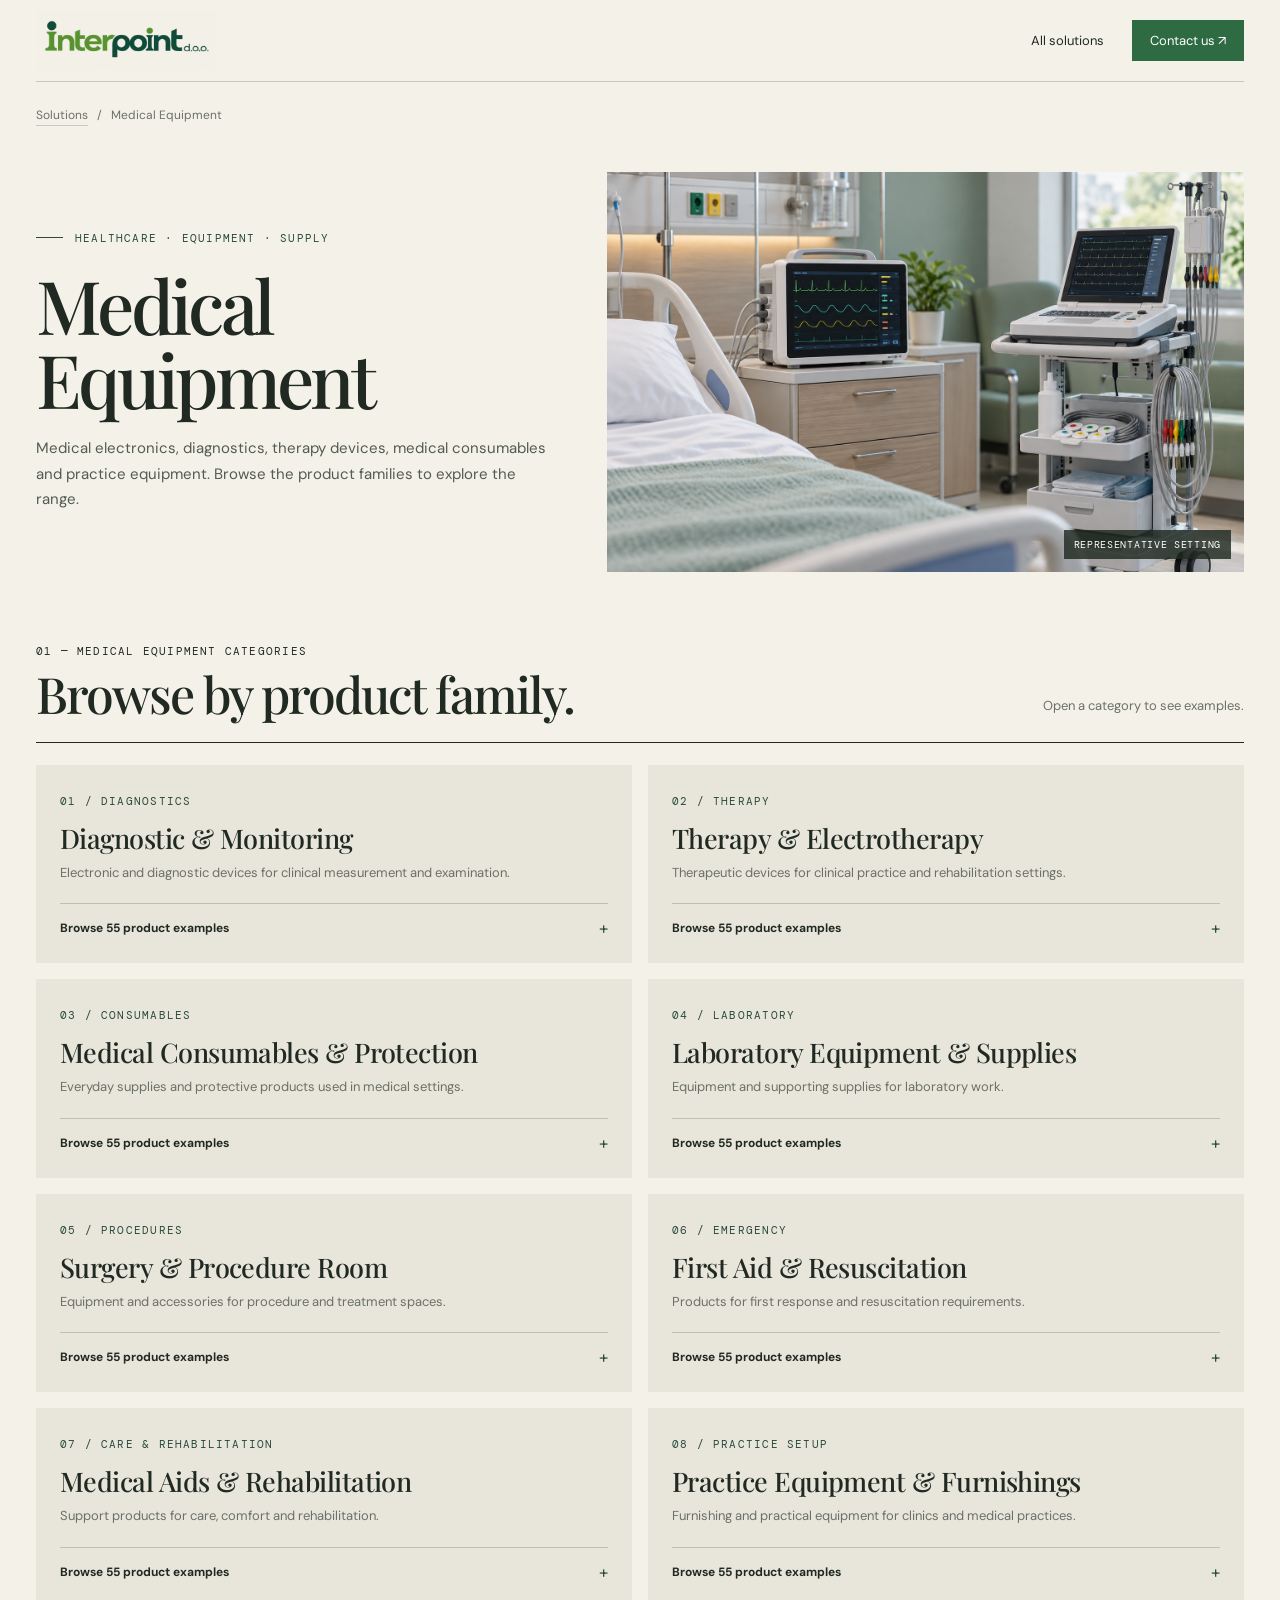
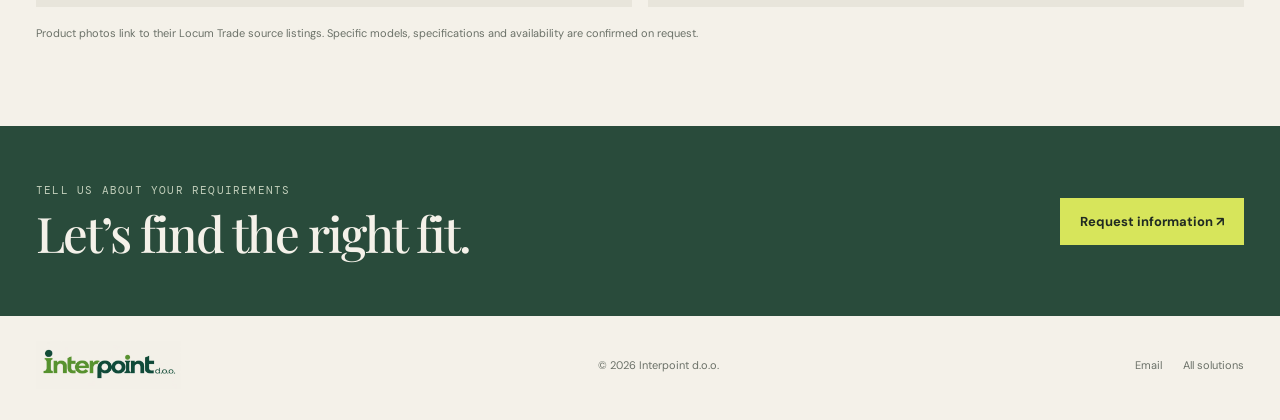
<file: medical-equipment.html>
<!doctype html>
<html lang="en"><head><meta charset="utf-8"><meta name="viewport" content="width=device-width, initial-scale=1"><meta name="theme-color" content="#f4f1e9"><meta name="description" content="Medical Equipment — Interpoint d.o.o."><title>Medical Equipment — Interpoint d.o.o.</title><link rel="preconnect" href="https://fonts.googleapis.com"><link rel="preconnect" href="https://fonts.gstatic.com" crossorigin><link href="https://fonts.googleapis.com/css2?family=DM+Mono:wght@400;500&family=DM+Sans:wght@400;500;600;700&family=Playfair+Display:ital,wght@0,500;0,600;1,500&display=swap" rel="stylesheet"><link rel="stylesheet" href="assets/site.css?v=20261031-headline-layout2"></head>
<body><header class="wrap topbar"><a class="brand" href="services.html" aria-label="Interpoint d.o.o. home"><img class="brand-logo" src="assets/interpoint-logo.jpg" alt="Interpoint d.o.o."></a><nav class="nav" aria-label="Main navigation"><a href="services.html#solutions">All solutions</a><a class="nav-cta" href="enquiry.html?interest=Medical%20Equipment">Contact us <span aria-hidden="true">↗</span></a></nav></header>
<main><div class="wrap breadcrumb"><a href="services.html#solutions">Solutions</a> &nbsp; / &nbsp; Medical Equipment</div><section class="wrap hero"><div class="hero-copy"><div class="eyebrow mono">Healthcare · Equipment · Supply</div><h1>Medical Equipment</h1><p>Medical electronics, diagnostics, therapy devices, medical consumables and practice equipment. Browse the product families to explore the range.</p></div><figure class="hero-image"><img src="assets/medical-electronics.png" alt="Representative medical electronics in a clinical setting"><figcaption>Representative setting</figcaption></figure></section>
<section class="wrap range"><div class="range-head"><div><div class="mono">01 — Medical equipment categories</div><h2>Browse by product family.</h2></div><p>Open a category to see examples.</p></div><div class="detail-grid">
<article class="detail-card"><span class="mono">01 / Diagnostics</span><h3>Diagnostic & Monitoring</h3><p>Electronic and diagnostic devices for clinical measurement and examination.</p><details class="product-collection"><summary>Browse 55 product examples</summary><div class="product-subgroups"><details class="product-subgroup"><summary>Vital signs &amp; monitoring <span>24 examples</span></summary><div class="product-gallery"><a class="product-tile" href="https://www.locum-trade.hr/ctg-uredaj-i-monitor-edan-model-f9-express/1472/product/" target="_blank" rel="noopener noreferrer"><img loading="lazy" src="assets/medical-products/diagnostic-001.jpg" alt="Vital signs &amp; monitoring product example"><span>Vital signs &amp; monitoring example</span><small>View supplier listing ↗</small></a><a class="product-tile" href="https://www.locum-trade.hr/btl-cardiopoint-holter-h600-3-7-12-kanalni-holter-s-naprednim-racu/1088/product/" target="_blank" rel="noopener noreferrer"><img loading="lazy" src="assets/medical-products/diagnostic-002.jpg" alt="Vital signs &amp; monitoring product example"><span>Vital signs &amp; monitoring example</span><small>View supplier listing ↗</small></a><a class="product-tile" href="https://www.locum-trade.hr/btl08-ekg-flexi-bezicni-ekg/1089/product/" target="_blank" rel="noopener noreferrer"><img loading="lazy" src="assets/medical-products/diagnostic-003.jpg" alt="Vital signs &amp; monitoring product example"><span>Vital signs &amp; monitoring example</span><small>View supplier listing ↗</small></a><a class="product-tile" href="https://www.locum-trade.hr/kapnograf-i-pulsni-oksimetar-pc-900b/2003/product/" target="_blank" rel="noopener noreferrer"><img loading="lazy" src="assets/medical-products/diagnostic-005.jpg" alt="Vital signs &amp; monitoring product example"><span>Vital signs &amp; monitoring example</span><small>View supplier listing ↗</small></a><a class="product-tile" href="https://www.locum-trade.hr/monitor-vitalnih-funkcija-aiview-vx-tablet/5872/product/" target="_blank" rel="noopener noreferrer"><img loading="lazy" src="assets/medical-products/diagnostic-006.jpg" alt="Vital signs &amp; monitoring product example"><span>Vital signs &amp; monitoring example</span><small>View supplier listing ↗</small></a><a class="product-tile" href="https://www.locum-trade.hr/holter-tlaka-btl-cardiopoint-kmat/1084/product/" target="_blank" rel="noopener noreferrer"><img loading="lazy" src="assets/medical-products/diagnostic-008.jpg" alt="Vital signs &amp; monitoring product example"><span>Vital signs &amp; monitoring example</span><small>View supplier listing ↗</small></a><a class="product-tile" href="https://www.locum-trade.hr/trokanalni-ekg-uredaj-cardiopocket/1808/product/" target="_blank" rel="noopener noreferrer"><img loading="lazy" src="assets/medical-products/diagnostic-017.jpg" alt="Vital signs &amp; monitoring product example"><span>Vital signs &amp; monitoring example</span><small>View supplier listing ↗</small></a><a class="product-tile" href="https://www.locum-trade.hr/adc-e-sphyg-3-digitalni-tlakomjer-s-3-manzete/4640/product/" target="_blank" rel="noopener noreferrer"><img loading="lazy" src="assets/medical-products/diagnostic-019.jpg" alt="Vital signs &amp; monitoring product example"><span>Vital signs &amp; monitoring example</span><small>View supplier listing ↗</small></a><a class="product-tile" href="https://www.locum-trade.hr/oxy-200-pulsni-oksimetar-stolni-model/2771/product/" target="_blank" rel="noopener noreferrer"><img loading="lazy" src="assets/medical-products/diagnostic-022.jpg" alt="Vital signs &amp; monitoring product example"><span>Vital signs &amp; monitoring example</span><small>View supplier listing ↗</small></a><a class="product-tile" href="https://www.locum-trade.hr/tlakomjer-za-nadlakticu-omron-hbp-1120/4824/product/" target="_blank" rel="noopener noreferrer"><img loading="lazy" src="assets/medical-products/diagnostic-024.jpg" alt="Vital signs &amp; monitoring product example"><span>Vital signs &amp; monitoring example</span><small>View supplier listing ↗</small></a><a class="product-tile" href="https://www.locum-trade.hr/pulsni-oksimetar-oxy-110/5274/product/" target="_blank" rel="noopener noreferrer"><img loading="lazy" src="assets/medical-products/diagnostic-026.jpg" alt="Vital signs &amp; monitoring product example"><span>Vital signs &amp; monitoring example</span><small>View supplier listing ↗</small></a><a class="product-tile" href="https://www.locum-trade.hr/riester-r1-shock-proof-tlakomjer-set-u-kutiji/867/product/" target="_blank" rel="noopener noreferrer"><img loading="lazy" src="assets/medical-products/diagnostic-027.jpg" alt="Vital signs &amp; monitoring product example"><span>Vital signs &amp; monitoring example</span><small>View supplier listing ↗</small></a><a class="product-tile" href="https://www.locum-trade.hr/tlakomjer-welch-allyn-767-stolni-model-s-flexiport-manzetom/1405/product/" target="_blank" rel="noopener noreferrer"><img loading="lazy" src="assets/medical-products/diagnostic-028.jpg" alt="Vital signs &amp; monitoring product example"><span>Vital signs &amp; monitoring example</span><small>View supplier listing ↗</small></a><a class="product-tile" href="https://www.locum-trade.hr/pulsni-oksimetar-za-kontinuirano-pracenje-o2-ring-djecji/3576/product/" target="_blank" rel="noopener noreferrer"><img loading="lazy" src="assets/medical-products/diagnostic-029.jpg" alt="Vital signs &amp; monitoring product example"><span>Vital signs &amp; monitoring example</span><small>View supplier listing ↗</small></a><a class="product-tile" href="https://www.locum-trade.hr/tlakomjer-heine-gamma-xxl-stolni-model/1408/product/" target="_blank" rel="noopener noreferrer"><img loading="lazy" src="assets/medical-products/diagnostic-030.jpg" alt="Vital signs &amp; monitoring product example"><span>Vital signs &amp; monitoring example</span><small>View supplier listing ↗</small></a><a class="product-tile" href="https://www.locum-trade.hr/tlakomjer-sirio-set-s-5-manzeta/1731/product/" target="_blank" rel="noopener noreferrer"><img loading="lazy" src="assets/medical-products/diagnostic-034.jpg" alt="Vital signs &amp; monitoring product example"><span>Vital signs &amp; monitoring example</span><small>View supplier listing ↗</small></a><a class="product-tile" href="https://www.locum-trade.hr/ambu-blue-sensor-ekg-elektrode-l-500-kom/2803/product/" target="_blank" rel="noopener noreferrer"><img loading="lazy" src="assets/medical-products/diagnostic-035.jpg" alt="Vital signs &amp; monitoring product example"><span>Vital signs &amp; monitoring example</span><small>View supplier listing ↗</small></a><a class="product-tile" href="https://www.locum-trade.hr/tlakomjer-za-nadlakticu-beurer-bm-81-easylock-bt/12405/product/" target="_blank" rel="noopener noreferrer"><img loading="lazy" src="assets/medical-products/diagnostic-038.jpg" alt="Vital signs &amp; monitoring product example"><span>Vital signs &amp; monitoring example</span><small>View supplier listing ↗</small></a><a class="product-tile" href="https://www.locum-trade.hr/adapter-za-postavljanje-monitora-na-stalak-za-infuziju/12336/product/" target="_blank" rel="noopener noreferrer"><img loading="lazy" src="assets/medical-products/diagnostic-041.jpg" alt="Vital signs &amp; monitoring product example"><span>Vital signs &amp; monitoring example</span><small>View supplier listing ↗</small></a><a class="product-tile" href="https://www.locum-trade.hr/flexiport-manzeta-za-monitor-tlakomjer-vel-12-32-43-cm-duzina-/1543/product/" target="_blank" rel="noopener noreferrer"><img loading="lazy" src="assets/medical-products/diagnostic-046.jpg" alt="Vital signs &amp; monitoring product example"><span>Vital signs &amp; monitoring example</span><small>View supplier listing ↗</small></a><a class="product-tile" href="https://www.locum-trade.hr/termalni-papir-u-roli-80-mm-x-25-m-10-kom/531/product/" target="_blank" rel="noopener noreferrer"><img loading="lazy" src="assets/medical-products/diagnostic-048.jpg" alt="Vital signs &amp; monitoring product example"><span>Vital signs &amp; monitoring example</span><small>View supplier listing ↗</small></a><a class="product-tile" href="https://www.locum-trade.hr/ekg-gel-spremnik-5-l/1664/product/" target="_blank" rel="noopener noreferrer"><img loading="lazy" src="assets/medical-products/diagnostic-050.jpg" alt="Vital signs &amp; monitoring product example"><span>Vital signs &amp; monitoring example</span><small>View supplier listing ↗</small></a><a class="product-tile" href="https://www.locum-trade.hr/btl-cardiopoint-ecg-c600-napredni-racunalni-program/1087/product/" target="_blank" rel="noopener noreferrer"><img loading="lazy" src="assets/medical-products/diagnostic-054.jpg" alt="Vital signs &amp; monitoring product example"><span>Vital signs &amp; monitoring example</span><small>View supplier listing ↗</small></a><a class="product-tile" href="https://www.locum-trade.hr/ekg-uredaj-cardioline-ecg-200l-full-glasgow-easyapp-touch-screen-7/3522/product/" target="_blank" rel="noopener noreferrer"><img loading="lazy" src="assets/medical-products/diagnostic-055.jpg" alt="Vital signs &amp; monitoring product example"><span>Vital signs &amp; monitoring example</span><small>View supplier listing ↗</small></a></div></details><details class="product-subgroup"><summary>Examination tools <span>11 examples</span></summary><div class="product-gallery"><a class="product-tile" href="https://www.locum-trade.hr/dermatoskop-dermlite-dl5-s-pigment-boost/12934/product/" target="_blank" rel="noopener noreferrer"><img loading="lazy" src="assets/medical-products/diagnostic-007.jpg" alt="Examination tools product example"><span>Examination tool example</span><small>View supplier listing ↗</small></a><a class="product-tile" href="https://www.locum-trade.hr/audiometar-maico-model-ma-25-sa-slusalicama-dd45/5496/product/" target="_blank" rel="noopener noreferrer"><img loading="lazy" src="assets/medical-products/diagnostic-009.jpg" alt="Examination tools product example"><span>Examination tool example</span><small>View supplier listing ↗</small></a><a class="product-tile" href="https://www.locum-trade.hr/oftalmoskop-heine-beta-200-s-led-s-li-ion-usb-drskom-i-punjacem/1387/product/" target="_blank" rel="noopener noreferrer"><img loading="lazy" src="assets/medical-products/diagnostic-010.jpg" alt="Examination tools product example"><span>Examination tool example</span><small>View supplier listing ↗</small></a><a class="product-tile" href="https://www.locum-trade.hr/otoskop-heine-beta-400-fo-led-s-4-visekratna-i-10-jednokratnih-usnih/1389/product/" target="_blank" rel="noopener noreferrer"><img loading="lazy" src="assets/medical-products/diagnostic-013.jpg" alt="Examination tools product example"><span>Examination tool example</span><small>View supplier listing ↗</small></a><a class="product-tile" href="https://www.locum-trade.hr/otoskop-welch-allyn-macroview-li-ion-punjiva-drska/1390/product/" target="_blank" rel="noopener noreferrer"><img loading="lazy" src="assets/medical-products/diagnostic-015.jpg" alt="Examination tools product example"><span>Examination tool example</span><small>View supplier listing ↗</small></a><a class="product-tile" href="https://www.locum-trade.hr/otoskop-oftalmoskop-set-riester-e-scope/543/product/" target="_blank" rel="noopener noreferrer"><img loading="lazy" src="assets/medical-products/diagnostic-023.jpg" alt="Examination tools product example"><span>Examination tool example</span><small>View supplier listing ↗</small></a><a class="product-tile" href="https://www.locum-trade.hr/otoskop-luxascope-auris-cct-led-25v-bijeli/1924/product/" target="_blank" rel="noopener noreferrer"><img loading="lazy" src="assets/medical-products/diagnostic-033.jpg" alt="Examination tools product example"><span>Examination tool example</span><small>View supplier listing ↗</small></a><a class="product-tile" href="https://www.locum-trade.hr/otoskop-riester-e-scope-fo-led-37-v-bijeli-u-kutiji/13137/product/" target="_blank" rel="noopener noreferrer"><img loading="lazy" src="assets/medical-products/diagnostic-036.jpg" alt="Examination tools product example"><span>Examination tool example</span><small>View supplier listing ↗</small></a><a class="product-tile" href="https://www.locum-trade.hr/otoskop-kawe-piccolight-c-crni/942/product/" target="_blank" rel="noopener noreferrer"><img loading="lazy" src="assets/medical-products/diagnostic-043.jpg" alt="Examination tools product example"><span>Examination tool example</span><small>View supplier listing ↗</small></a><a class="product-tile" href="https://www.locum-trade.hr/dijagnosticka-svjetiljka-riester-ri-penr/12881/product/" target="_blank" rel="noopener noreferrer"><img loading="lazy" src="assets/medical-products/diagnostic-049.jpg" alt="Examination tools product example"><span>Examination tool example</span><small>View supplier listing ↗</small></a><a class="product-tile" href="https://www.locum-trade.hr/usni-nastavak-za-timpanometriju-zeleni-15mm-aze-15-maico/12828/product/" target="_blank" rel="noopener noreferrer"><img loading="lazy" src="assets/medical-products/diagnostic-052.jpg" alt="Examination tools product example"><span>Examination tool example</span><small>View supplier listing ↗</small></a></div></details><details class="product-subgroup"><summary>Respiratory &amp; imaging <span>8 examples</span></summary><div class="product-gallery"><a class="product-tile" href="https://www.locum-trade.hr/spirometar-mir-spirolab-iv-new/1342/product/" target="_blank" rel="noopener noreferrer"><img loading="lazy" src="assets/medical-products/diagnostic-004.jpg" alt="Respiratory &amp; imaging product example"><span>Respiratory &amp; imaging example</span><small>View supplier listing ↗</small></a><a class="product-tile" href="https://www.locum-trade.hr/kolica-za-ctg-uredaj-edan-f9-i-edan-f9-express/1473/product/" target="_blank" rel="noopener noreferrer"><img loading="lazy" src="assets/medical-products/diagnostic-012.jpg" alt="Respiratory &amp; imaging product example"><span>Respiratory &amp; imaging example</span><small>View supplier listing ↗</small></a><a class="product-tile" href="https://www.locum-trade.hr/turbina-mir-za-visekratnu-upotrebu/1343/product/" target="_blank" rel="noopener noreferrer"><img loading="lazy" src="assets/medical-products/diagnostic-016.jpg" alt="Respiratory &amp; imaging product example"><span>Respiratory &amp; imaging example</span><small>View supplier listing ↗</small></a><a class="product-tile" href="https://www.locum-trade.hr/fetalni-doppler-edan-sd3-pro/1496/product/" target="_blank" rel="noopener noreferrer"><img loading="lazy" src="assets/medical-products/diagnostic-020.jpg" alt="Respiratory &amp; imaging product example"><span>Respiratory &amp; imaging example</span><small>View supplier listing ↗</small></a><a class="product-tile" href="https://www.locum-trade.hr/sonda-2-mhz-za-sonotrax-doppler-29491-29493/1290/product/" target="_blank" rel="noopener noreferrer"><img loading="lazy" src="assets/medical-products/diagnostic-039.jpg" alt="Respiratory &amp; imaging product example"><span>Respiratory &amp; imaging example</span><small>View supplier listing ↗</small></a><a class="product-tile" href="https://www.locum-trade.hr/gel-za-ultrazvuk-sterilni-20-ml-u-vrecici-48-kom/5830/product/" target="_blank" rel="noopener noreferrer"><img loading="lazy" src="assets/medical-products/diagnostic-042.jpg" alt="Respiratory &amp; imaging product example"><span>Respiratory &amp; imaging example</span><small>View supplier listing ↗</small></a><a class="product-tile" href="https://www.locum-trade.hr/termalni-papir-za-spirolab-112-mm/922/product/" target="_blank" rel="noopener noreferrer"><img loading="lazy" src="assets/medical-products/diagnostic-051.jpg" alt="Respiratory &amp; imaging product example"><span>Respiratory &amp; imaging example</span><small>View supplier listing ↗</small></a><a class="product-tile" href="https://www.locum-trade.hr/ctg-uredaj-edan-model-f9/1471/product/" target="_blank" rel="noopener noreferrer"><img loading="lazy" src="assets/medical-products/diagnostic-053.jpg" alt="Respiratory &amp; imaging product example"><span>Respiratory &amp; imaging example</span><small>View supplier listing ↗</small></a></div></details><details class="product-subgroup"><summary>Testing &amp; analysis <span>12 examples</span></summary><div class="product-gallery"><a class="product-tile" href="https://www.locum-trade.hr/colibrir-point-of-care-uredaj-za-brzu-analizu-testova/5750/product/" target="_blank" rel="noopener noreferrer"><img loading="lazy" src="assets/medical-products/diagnostic-011.jpg" alt="Testing &amp; analysis product example"><span>Testing &amp; analysi example</span><small>View supplier listing ↗</small></a><a class="product-tile" href="https://www.locum-trade.hr/analizator-urinskih-trakica-urisys-1100-roche-diagnostics/5339/product/" target="_blank" rel="noopener noreferrer"><img loading="lazy" src="assets/medical-products/diagnostic-014.jpg" alt="Testing &amp; analysis product example"><span>Testing &amp; analysi example</span><small>View supplier listing ↗</small></a><a class="product-tile" href="https://www.locum-trade.hr/elektronski-stetoskop-littmann-core-crniduga-8572/5328/product/" target="_blank" rel="noopener noreferrer"><img loading="lazy" src="assets/medical-products/diagnostic-018.jpg" alt="Testing &amp; analysis product example"><span>Testing &amp; analysi example</span><small>View supplier listing ↗</small></a><a class="product-tile" href="https://www.locum-trade.hr/stetoskop-littmann-master-cardiology-se-black-edition-2161/1314/product/" target="_blank" rel="noopener noreferrer"><img loading="lazy" src="assets/medical-products/diagnostic-021.jpg" alt="Testing &amp; analysis product example"><span>Testing &amp; analysi example</span><small>View supplier listing ↗</small></a><a class="product-tile" href="https://www.locum-trade.hr/stetoskop-littmann-cardiology-iv-crni-6152/1308/product/" target="_blank" rel="noopener noreferrer"><img loading="lazy" src="assets/medical-products/diagnostic-025.jpg" alt="Testing &amp; analysis product example"><span>Testing &amp; analysi example</span><small>View supplier listing ↗</small></a><a class="product-tile" href="https://www.locum-trade.hr/stetoskop-heine-gamma-c3-cardio-s-rezervnim-olivama/1422/product/" target="_blank" rel="noopener noreferrer"><img loading="lazy" src="assets/medical-products/diagnostic-031.jpg" alt="Testing &amp; analysis product example"><span>Testing &amp; analysi example</span><small>View supplier listing ↗</small></a><a class="product-tile" href="https://www.locum-trade.hr/adscope-600-platinum-cardiology-stetoskop-metallic-pink/2983/product/" target="_blank" rel="noopener noreferrer"><img loading="lazy" src="assets/medical-products/diagnostic-032.jpg" alt="Testing &amp; analysis product example"><span>Testing &amp; analysi example</span><small>View supplier listing ↗</small></a><a class="product-tile" href="https://www.locum-trade.hr/stetoskop-littmann-classic-iii-stem-edition-sivi-5873/2270/product/" target="_blank" rel="noopener noreferrer"><img loading="lazy" src="assets/medical-products/diagnostic-037.jpg" alt="Testing &amp; analysis product example"><span>Testing &amp; analysi example</span><small>View supplier listing ↗</small></a><a class="product-tile" href="https://www.locum-trade.hr/stetoskop-littmann-classic-ii-pedijatrijski-karipsko-plava-duga-21/2269/product/" target="_blank" rel="noopener noreferrer"><img loading="lazy" src="assets/medical-products/diagnostic-040.jpg" alt="Testing &amp; analysis product example"><span>Testing &amp; analysi example</span><small>View supplier listing ↗</small></a><a class="product-tile" href="https://www.locum-trade.hr/multitest-za-otkrivanje-droga-u-urinu-multidip-10-10-kom/1923/product/" target="_blank" rel="noopener noreferrer"><img loading="lazy" src="assets/medical-products/diagnostic-044.jpg" alt="Testing &amp; analysis product example"><span>Testing &amp; analysi example</span><small>View supplier listing ↗</small></a><a class="product-tile" href="https://www.locum-trade.hr/stetoskop-riester-duplex-20-baby-bijeli/880/product/" target="_blank" rel="noopener noreferrer"><img loading="lazy" src="assets/medical-products/diagnostic-045.jpg" alt="Testing &amp; analysis product example"><span>Testing &amp; analysi example</span><small>View supplier listing ↗</small></a><a class="product-tile" href="https://www.locum-trade.hr/cardiopod-ii-torbica-za-stetoskop-carbon/1800/product/" target="_blank" rel="noopener noreferrer"><img loading="lazy" src="assets/medical-products/diagnostic-047.jpg" alt="Testing &amp; analysis product example"><span>Testing &amp; analysi example</span><small>View supplier listing ↗</small></a></div></details><p class="supplier-credit">Product images and source listings: <a href="https://www.locum-trade.hr" target="_blank" rel="noopener noreferrer">Locum Trade ↗</a>. Range shown for illustration; confirm current models and availability with us.</p></div></details></article>
<article class="detail-card"><span class="mono">02 / Therapy</span><h3>Therapy & Electrotherapy</h3><p>Therapeutic devices for clinical practice and rehabilitation settings.</p><details class="product-collection"><summary>Browse 55 product examples</summary><div class="product-subgroups"><details class="product-subgroup"><summary>Electrostimulation <span>20 examples</span></summary><div class="product-gallery"><a class="product-tile" href="https://www.locum-trade.hr/chattanooga-intelectr-mobile-2-stim/12757/product/" target="_blank" rel="noopener noreferrer"><img loading="lazy" src="assets/medical-products/therapy-001.jpg" alt="Electrostimulation product example"><span>Electrostimulation example</span><small>View supplier listing ↗</small></a><a class="product-tile" href="https://www.locum-trade.hr/uredaj-za-elektroterapiju-i-tech-physio/2262/product/" target="_blank" rel="noopener noreferrer"><img loading="lazy" src="assets/medical-products/therapy-010.jpg" alt="Electrostimulation product example"><span>Electrostimulation example</span><small>View supplier listing ↗</small></a><a class="product-tile" href="https://www.locum-trade.hr/set-elektroda-za-elektrokauter-10-cm-10-kom/5660/product/" target="_blank" rel="noopener noreferrer"><img loading="lazy" src="assets/medical-products/therapy-011.jpg" alt="Electrostimulation product example"><span>Electrostimulation example</span><small>View supplier listing ↗</small></a><a class="product-tile" href="https://www.locum-trade.hr/pazusne-elektrode-za-iontoforezu-za-uredaj-swisto3-s-kabelom-jedan-p/2887/product/" target="_blank" rel="noopener noreferrer"><img loading="lazy" src="assets/medical-products/therapy-014.jpg" alt="Electrostimulation product example"><span>Electrostimulation example</span><small>View supplier listing ↗</small></a><a class="product-tile" href="https://www.locum-trade.hr/drska-za-elektrode-za-diatermo-50/1341/product/" target="_blank" rel="noopener noreferrer"><img loading="lazy" src="assets/medical-products/therapy-015.jpg" alt="Electrostimulation product example"><span>Electrostimulation example</span><small>View supplier listing ↗</small></a><a class="product-tile" href="https://www.locum-trade.hr/elektrode-za-beurer-em-55-menstrual-relax/3174/product/" target="_blank" rel="noopener noreferrer"><img loading="lazy" src="assets/medical-products/therapy-018.jpg" alt="Electrostimulation product example"><span>Electrostimulation example</span><small>View supplier listing ↗</small></a><a class="product-tile" href="https://www.locum-trade.hr/compex-chattanooga-wireless-full/2743/product/" target="_blank" rel="noopener noreferrer"><img loading="lazy" src="assets/medical-products/therapy-020.jpg" alt="Electrostimulation product example"><span>Electrostimulation example</span><small>View supplier listing ↗</small></a><a class="product-tile" href="https://www.locum-trade.hr/t-one-medi-sport-elektroterapija-misicni-stimulator-4-kanala/2264/product/" target="_blank" rel="noopener noreferrer"><img loading="lazy" src="assets/medical-products/therapy-029.jpg" alt="Electrostimulation product example"><span>Electrostimulation example</span><small>View supplier listing ↗</small></a><a class="product-tile" href="https://www.locum-trade.hr/neutralna-elektroda-16-x-12-cm-s-kablom/4967/product/" target="_blank" rel="noopener noreferrer"><img loading="lazy" src="assets/medical-products/therapy-030.jpg" alt="Electrostimulation product example"><span>Electrostimulation example</span><small>View supplier listing ↗</small></a><a class="product-tile" href="https://www.locum-trade.hr/kabel-za-neutralne-elektrode-sifre-30490-30495-63-mm-5-m/3235/product/" target="_blank" rel="noopener noreferrer"><img loading="lazy" src="assets/medical-products/therapy-031.jpg" alt="Electrostimulation product example"><span>Electrostimulation example</span><small>View supplier listing ↗</small></a><a class="product-tile" href="https://www.locum-trade.hr/metalne-elektrode-za-iontoforezu-za-uredaj-swisto3-s-kabelom-jedan/2885/product/" target="_blank" rel="noopener noreferrer"><img loading="lazy" src="assets/medical-products/therapy-032.jpg" alt="Electrostimulation product example"><span>Electrostimulation example</span><small>View supplier listing ↗</small></a><a class="product-tile" href="https://www.locum-trade.hr/beurer-elektrode-za-tens-ems-uredaje-50x100-mm-4-kom/2226/product/" target="_blank" rel="noopener noreferrer"><img loading="lazy" src="assets/medical-products/therapy-033.jpg" alt="Electrostimulation product example"><span>Electrostimulation example</span><small>View supplier listing ↗</small></a><a class="product-tile" href="https://www.locum-trade.hr/compex-chattanooga-wireless-standard/2742/product/" target="_blank" rel="noopener noreferrer"><img loading="lazy" src="assets/medical-products/therapy-034.jpg" alt="Electrostimulation product example"><span>Electrostimulation example</span><small>View supplier listing ↗</small></a><a class="product-tile" href="https://www.locum-trade.hr/t-one-coach-elektroterapija-misicni-stimulator-4-kanala/2263/product/" target="_blank" rel="noopener noreferrer"><img loading="lazy" src="assets/medical-products/therapy-042.jpg" alt="Electrostimulation product example"><span>Electrostimulation example</span><small>View supplier listing ↗</small></a><a class="product-tile" href="https://www.locum-trade.hr/neutralna-elektroda-za-odrasle-jednokratna-25-kom/3234/product/" target="_blank" rel="noopener noreferrer"><img loading="lazy" src="assets/medical-products/therapy-043.jpg" alt="Electrostimulation product example"><span>Electrostimulation example</span><small>View supplier listing ↗</small></a><a class="product-tile" href="https://www.locum-trade.hr/spuzva-za-podpazusne-elektrode-11-x-9-cm-2-kom/12601/product/" target="_blank" rel="noopener noreferrer"><img loading="lazy" src="assets/medical-products/therapy-045.jpg" alt="Electrostimulation product example"><span>Electrostimulation example</span><small>View supplier listing ↗</small></a><a class="product-tile" href="https://www.locum-trade.hr/originalne-tens-elektrode-za-beurer-tens-ems-uredaje-45x45-mm-8-kom/2227/product/" target="_blank" rel="noopener noreferrer"><img loading="lazy" src="assets/medical-products/therapy-046.jpg" alt="Electrostimulation product example"><span>Electrostimulation example</span><small>View supplier listing ↗</small></a><a class="product-tile" href="https://www.locum-trade.hr/compex-chattanooga-physio/2741/product/" target="_blank" rel="noopener noreferrer"><img loading="lazy" src="assets/medical-products/therapy-047.jpg" alt="Electrostimulation product example"><span>Electrostimulation example</span><small>View supplier listing ↗</small></a><a class="product-tile" href="https://www.locum-trade.hr/uredaj-za-elektroterapiju-tens-mio-care-pro-2-kanala/1048/product/" target="_blank" rel="noopener noreferrer"><img loading="lazy" src="assets/medical-products/therapy-053.jpg" alt="Electrostimulation product example"><span>Electrostimulation example</span><small>View supplier listing ↗</small></a><a class="product-tile" href="https://www.locum-trade.hr/okrugla-omcasta-elektroda-ravna-sterilizacija-30x/4857/product/" target="_blank" rel="noopener noreferrer"><img loading="lazy" src="assets/medical-products/therapy-054.jpg" alt="Electrostimulation product example"><span>Electrostimulation example</span><small>View supplier listing ↗</small></a></div></details><details class="product-subgroup"><summary>Physical therapies <span>19 examples</span></summary><div class="product-gallery"><a class="product-tile" href="https://www.locum-trade.hr/uredaj-za-limfnu-drenazu-mk400l-s-dvije-xl-manzete-za-noge-i-2-pojed/5467/product/" target="_blank" rel="noopener noreferrer"><img loading="lazy" src="assets/medical-products/therapy-002.jpg" alt="Physical therapies product example"><span>Physical therapie example</span><small>View supplier listing ↗</small></a><a class="product-tile" href="https://www.locum-trade.hr/magnetska-mijesalica-rsm-03-10-s-grijanjem-10-mjesta/12260/product/" target="_blank" rel="noopener noreferrer"><img loading="lazy" src="assets/medical-products/therapy-004.jpg" alt="Physical therapies product example"><span>Physical therapie example</span><small>View supplier listing ↗</small></a><a class="product-tile" href="https://www.locum-trade.hr/ultrazvuk-i-tech-ut2-ultrazvucna-terapija-s-2-sonde/2276/product/" target="_blank" rel="noopener noreferrer"><img loading="lazy" src="assets/medical-products/therapy-005.jpg" alt="Physical therapies product example"><span>Physical therapie example</span><small>View supplier listing ↗</small></a><a class="product-tile" href="https://www.locum-trade.hr/magnetoterapija-fisiofield-mini/2278/product/" target="_blank" rel="noopener noreferrer"><img loading="lazy" src="assets/medical-products/therapy-006.jpg" alt="Physical therapies product example"><span>Physical therapie example</span><small>View supplier listing ↗</small></a><a class="product-tile" href="https://www.locum-trade.hr/krioterapija-cryoalfa-model-super-contact-s-3-aplikatora-357/1587/product/" target="_blank" rel="noopener noreferrer"><img loading="lazy" src="assets/medical-products/therapy-007.jpg" alt="Physical therapies product example"><span>Physical therapie example</span><small>View supplier listing ↗</small></a><a class="product-tile" href="https://www.locum-trade.hr/uredaj-za-limfnu-drenazu-ds-maref-mk-300l/3575/product/" target="_blank" rel="noopener noreferrer"><img loading="lazy" src="assets/medical-products/therapy-021.jpg" alt="Physical therapies product example"><span>Physical therapie example</span><small>View supplier listing ↗</small></a><a class="product-tile" href="https://www.locum-trade.hr/magnetna-mijesalica/12285/product/" target="_blank" rel="noopener noreferrer"><img loading="lazy" src="assets/medical-products/therapy-023.jpg" alt="Physical therapies product example"><span>Physical therapie example</span><small>View supplier listing ↗</small></a><a class="product-tile" href="https://www.locum-trade.hr/powersonic-uredaj-za-ultrazvucnu-terapiju/13015/product/" target="_blank" rel="noopener noreferrer"><img loading="lazy" src="assets/medical-products/therapy-024.jpg" alt="Physical therapies product example"><span>Physical therapie example</span><small>View supplier listing ↗</small></a><a class="product-tile" href="https://www.locum-trade.hr/uredaj-za-magnetoterapiju-mag-3000-2-kanala-300-gaussa/3480/product/" target="_blank" rel="noopener noreferrer"><img loading="lazy" src="assets/medical-products/therapy-025.jpg" alt="Physical therapies product example"><span>Physical therapie example</span><small>View supplier listing ↗</small></a><a class="product-tile" href="https://www.locum-trade.hr/krioterapija-cryoalfa-model-super-contact-sc-3-mm-u-koferu/1582/product/" target="_blank" rel="noopener noreferrer"><img loading="lazy" src="assets/medical-products/therapy-026.jpg" alt="Physical therapies product example"><span>Physical therapie example</span><small>View supplier listing ↗</small></a><a class="product-tile" href="https://www.locum-trade.hr/uredaj-za-limfnu-drenazu-anycare/2324/product/" target="_blank" rel="noopener noreferrer"><img loading="lazy" src="assets/medical-products/therapy-035.jpg" alt="Physical therapies product example"><span>Physical therapie example</span><small>View supplier listing ↗</small></a><a class="product-tile" href="https://www.locum-trade.hr/magnetska-mijesalica-istir-quattro/4006/product/" target="_blank" rel="noopener noreferrer"><img loading="lazy" src="assets/medical-products/therapy-037.jpg" alt="Physical therapies product example"><span>Physical therapie example</span><small>View supplier listing ↗</small></a><a class="product-tile" href="https://www.locum-trade.hr/uredaj-za-ultrazvucnu-terapiju-i-tech-mio-sonic/2075/product/" target="_blank" rel="noopener noreferrer"><img loading="lazy" src="assets/medical-products/therapy-038.jpg" alt="Physical therapies product example"><span>Physical therapie example</span><small>View supplier listing ↗</small></a><a class="product-tile" href="https://www.locum-trade.hr/uredaj-za-magnetoterapiju-mag-2000-2-kanala-300-gaussa/3479/product/" target="_blank" rel="noopener noreferrer"><img loading="lazy" src="assets/medical-products/therapy-039.jpg" alt="Physical therapies product example"><span>Physical therapie example</span><small>View supplier listing ↗</small></a><a class="product-tile" href="https://www.locum-trade.hr/krioterapija-cryoalfa-model-super-liquid-u-koferu/1580/product/" target="_blank" rel="noopener noreferrer"><img loading="lazy" src="assets/medical-products/therapy-040.jpg" alt="Physical therapies product example"><span>Physical therapie example</span><small>View supplier listing ↗</small></a><a class="product-tile" href="https://www.locum-trade.hr/uredaj-za-limfnu-drenazu-anycare/2325/product/" target="_blank" rel="noopener noreferrer"><img loading="lazy" src="assets/medical-products/therapy-048.jpg" alt="Physical therapies product example"><span>Physical therapie example</span><small>View supplier listing ↗</small></a><a class="product-tile" href="https://www.locum-trade.hr/magnetska-mijesalica-istir-uno/3989/product/" target="_blank" rel="noopener noreferrer"><img loading="lazy" src="assets/medical-products/therapy-050.jpg" alt="Physical therapies product example"><span>Physical therapie example</span><small>View supplier listing ↗</small></a><a class="product-tile" href="https://www.locum-trade.hr/podloga-osteomat-za-uredaje-za-magnetoterapiju-8-solenoida/3484/product/" target="_blank" rel="noopener noreferrer"><img loading="lazy" src="assets/medical-products/therapy-051.jpg" alt="Physical therapies product example"><span>Physical therapie example</span><small>View supplier listing ↗</small></a><a class="product-tile" href="https://www.locum-trade.hr/krioterapija-cryoalfa-model-super-contact-sc-5-mm/1581/product/" target="_blank" rel="noopener noreferrer"><img loading="lazy" src="assets/medical-products/therapy-052.jpg" alt="Physical therapies product example"><span>Physical therapie example</span><small>View supplier listing ↗</small></a></div></details><details class="product-subgroup"><summary>Treatment equipment <span>16 examples</span></summary><div class="product-gallery"><a class="product-tile" href="https://www.locum-trade.hr/diatermo-mb-200-mono-bipolarni-200-w/2011/product/" target="_blank" rel="noopener noreferrer"><img loading="lazy" src="assets/medical-products/therapy-003.jpg" alt="Treatment equipment product example"><span>Treatment equipment example</span><small>View supplier listing ↗</small></a><a class="product-tile" href="https://www.locum-trade.hr/komplet-za-terapiju-kisikom-10l-za-ordinacije/1440/product/" target="_blank" rel="noopener noreferrer"><img loading="lazy" src="assets/medical-products/therapy-008.jpg" alt="Treatment equipment product example"><span>Treatment equipment example</span><small>View supplier listing ↗</small></a><a class="product-tile" href="https://www.locum-trade.hr/infracrvena-terapijska-lampa-250-w-na-postolju-s-kotacima/1057/product/" target="_blank" rel="noopener noreferrer"><img loading="lazy" src="assets/medical-products/therapy-009.jpg" alt="Treatment equipment product example"><span>Treatment equipment example</span><small>View supplier listing ↗</small></a><a class="product-tile" href="https://www.locum-trade.hr/set-elektroda-za-elektrokauter-02-mm-5-cm/3122/product/" target="_blank" rel="noopener noreferrer"><img loading="lazy" src="assets/medical-products/therapy-012.jpg" alt="Treatment equipment product example"><span>Treatment equipment example</span><small>View supplier listing ↗</small></a><a class="product-tile" href="https://www.locum-trade.hr/elektronicka-vaga-za-bebe-gima-do-20-kg/2993/product/" target="_blank" rel="noopener noreferrer"><img loading="lazy" src="assets/medical-products/therapy-013.jpg" alt="Treatment equipment product example"><span>Treatment equipment example</span><small>View supplier listing ↗</small></a><a class="product-tile" href="https://www.locum-trade.hr/transportna-torba-za-ekg-elektrokautere-i-slicne-uredaje/5419/product/" target="_blank" rel="noopener noreferrer"><img loading="lazy" src="assets/medical-products/therapy-016.jpg" alt="Treatment equipment product example"><span>Treatment equipment example</span><small>View supplier listing ↗</small></a><a class="product-tile" href="https://www.locum-trade.hr/krema-za-tecar-terapiju-1-litra/2764/product/" target="_blank" rel="noopener noreferrer"><img loading="lazy" src="assets/medical-products/therapy-017.jpg" alt="Treatment equipment product example"><span>Treatment equipment example</span><small>View supplier listing ↗</small></a><a class="product-tile" href="https://www.locum-trade.hr/b-braun-discofix-c-trostrani-ventil-za-infuzijsku-terapiju/2763/product/" target="_blank" rel="noopener noreferrer"><img loading="lazy" src="assets/medical-products/therapy-019.jpg" alt="Treatment equipment product example"><span>Treatment equipment example</span><small>View supplier listing ↗</small></a><a class="product-tile" href="https://www.locum-trade.hr/diatermo-mb-160-mono-bipolarni-160-w/2010/product/" target="_blank" rel="noopener noreferrer"><img loading="lazy" src="assets/medical-products/therapy-022.jpg" alt="Treatment equipment product example"><span>Treatment equipment example</span><small>View supplier listing ↗</small></a><a class="product-tile" href="https://www.locum-trade.hr/komplet-za-terapiju-kisikom-5l-za-ordinacije/1238/product/" target="_blank" rel="noopener noreferrer"><img loading="lazy" src="assets/medical-products/therapy-027.jpg" alt="Treatment equipment product example"><span>Treatment equipment example</span><small>View supplier listing ↗</small></a><a class="product-tile" href="https://www.locum-trade.hr/infracrvena-terapijska-lampa-250-w-za-radni-stol/1056/product/" target="_blank" rel="noopener noreferrer"><img loading="lazy" src="assets/medical-products/therapy-028.jpg" alt="Treatment equipment product example"><span>Treatment equipment example</span><small>View supplier listing ↗</small></a><a class="product-tile" href="https://www.locum-trade.hr/diatermo-mb-122-mono-bipolarni-120-w/2009/product/" target="_blank" rel="noopener noreferrer"><img loading="lazy" src="assets/medical-products/therapy-036.jpg" alt="Treatment equipment product example"><span>Treatment equipment example</span><small>View supplier listing ↗</small></a><a class="product-tile" href="https://www.locum-trade.hr/komplet-za-terapiju-kisikom-3l-za-ordinacije/1239/product/" target="_blank" rel="noopener noreferrer"><img loading="lazy" src="assets/medical-products/therapy-041.jpg" alt="Treatment equipment product example"><span>Treatment equipment example</span><small>View supplier listing ↗</small></a><a class="product-tile" href="https://www.locum-trade.hr/cetvrtasta-omcasta-elektroda-10-x-8-mm/2061/product/" target="_blank" rel="noopener noreferrer"><img loading="lazy" src="assets/medical-products/therapy-044.jpg" alt="Treatment equipment product example"><span>Treatment equipment example</span><small>View supplier listing ↗</small></a><a class="product-tile" href="https://www.locum-trade.hr/diatermo-50-monopolarni/1340/product/" target="_blank" rel="noopener noreferrer"><img loading="lazy" src="assets/medical-products/therapy-049.jpg" alt="Treatment equipment product example"><span>Treatment equipment example</span><small>View supplier listing ↗</small></a><a class="product-tile" href="https://www.locum-trade.hr/omcasta-elektroda-15-x-8-mm/2062/product/" target="_blank" rel="noopener noreferrer"><img loading="lazy" src="assets/medical-products/therapy-055.jpg" alt="Treatment equipment product example"><span>Treatment equipment example</span><small>View supplier listing ↗</small></a></div></details><p class="supplier-credit">Product images and source listings: <a href="https://www.locum-trade.hr" target="_blank" rel="noopener noreferrer">Locum Trade ↗</a>. Range shown for illustration; confirm current models and availability with us.</p></div></details></article>
<article class="detail-card"><span class="mono">03 / Consumables</span><h3>Medical Consumables & Protection</h3><p>Everyday supplies and protective products used in medical settings.</p><details class="product-collection"><summary>Browse 55 product examples</summary><div class="product-subgroups"><details class="product-subgroup"><summary>Gloves &amp; protection <span>14 examples</span></summary><div class="product-gallery"><a class="product-tile" href="https://www.locum-trade.hr/ginekoloske-rukavice-sterilne-lateks-bez-talka-vel-l-lohmann-r/13004/product/" target="_blank" rel="noopener noreferrer"><img loading="lazy" src="assets/medical-products/consumables-004.jpg" alt="Gloves &amp; protection product example"><span>Gloves &amp; protection example</span><small>View supplier listing ↗</small></a><a class="product-tile" href="https://www.locum-trade.hr/zastitne-navlake-kondomi-za-uzv-sonde-suhi-od-lateksa-500-kom/1591/product/" target="_blank" rel="noopener noreferrer"><img loading="lazy" src="assets/medical-products/consumables-006.jpg" alt="Gloves &amp; protection product example"><span>Gloves &amp; protection example</span><small>View supplier listing ↗</small></a><a class="product-tile" href="https://www.locum-trade.hr/rukavice-kirsintetbp-nuzone-x2-enhanced-br65-a50/13024/product/" target="_blank" rel="noopener noreferrer"><img loading="lazy" src="assets/medical-products/consumables-009.jpg" alt="Gloves &amp; protection product example"><span>Gloves &amp; protection example</span><small>View supplier listing ↗</small></a><a class="product-tile" href="https://www.locum-trade.hr/rukavice-sempercarer-nitrile-skin2-nitrilne-rukavice-200-komada-s/1912/product/" target="_blank" rel="noopener noreferrer"><img loading="lazy" src="assets/medical-products/consumables-029.jpg" alt="Gloves &amp; protection product example"><span>Gloves &amp; protection example</span><small>View supplier listing ↗</small></a><a class="product-tile" href="https://www.locum-trade.hr/torba-za-hitnu-pomoc-s-pvc-zastitom-crvena/2914/product/" target="_blank" rel="noopener noreferrer"><img loading="lazy" src="assets/medical-products/consumables-042.jpg" alt="Gloves &amp; protection product example"><span>Gloves &amp; protection example</span><small>View supplier listing ↗</small></a><a class="product-tile" href="https://www.locum-trade.hr/stabimed-fresh-sredstvo-za-dezinfekciju-instrumenata-5-litara-b-bra/3476/product/" target="_blank" rel="noopener noreferrer"><img loading="lazy" src="assets/medical-products/consumables-043.jpg" alt="Gloves &amp; protection product example"><span>Gloves &amp; protection example</span><small>View supplier listing ↗</small></a><a class="product-tile" href="https://www.locum-trade.hr/jednokratna-skafander-kapa-na-vezanje-100-kom/1748/product/" target="_blank" rel="noopener noreferrer"><img loading="lazy" src="assets/medical-products/consumables-044.jpg" alt="Gloves &amp; protection product example"><span>Gloves &amp; protection example</span><small>View supplier listing ↗</small></a><a class="product-tile" href="https://www.locum-trade.hr/manisoft-sredstvo-za-dezinfekciju-ruku-6-litara/4665/product/" target="_blank" rel="noopener noreferrer"><img loading="lazy" src="assets/medical-products/consumables-045.jpg" alt="Gloves &amp; protection product example"><span>Gloves &amp; protection example</span><small>View supplier listing ↗</small></a><a class="product-tile" href="https://www.locum-trade.hr/dispenzer-za-dezinficijens-500-ml/1296/product/" target="_blank" rel="noopener noreferrer"><img loading="lazy" src="assets/medical-products/consumables-046.jpg" alt="Gloves &amp; protection product example"><span>Gloves &amp; protection example</span><small>View supplier listing ↗</small></a><a class="product-tile" href="https://www.locum-trade.hr/zastitne-naocale-gima-safe/2952/product/" target="_blank" rel="noopener noreferrer"><img loading="lazy" src="assets/medical-products/consumables-047.jpg" alt="Gloves &amp; protection product example"><span>Gloves &amp; protection example</span><small>View supplier listing ↗</small></a><a class="product-tile" href="https://www.locum-trade.hr/dezinfekcija-koze-softasept-n-uncolored-neobojeni-1000-ml-b-braun/3011/product/" target="_blank" rel="noopener noreferrer"><img loading="lazy" src="assets/medical-products/consumables-048.jpg" alt="Gloves &amp; protection product example"><span>Gloves &amp; protection example</span><small>View supplier listing ↗</small></a><a class="product-tile" href="https://www.locum-trade.hr/maska-za-lice-za-visekratnu-upotrebu-safe-comfort/509/product/" target="_blank" rel="noopener noreferrer"><img loading="lazy" src="assets/medical-products/consumables-049.jpg" alt="Gloves &amp; protection product example"><span>Gloves &amp; protection example</span><small>View supplier listing ↗</small></a><a class="product-tile" href="https://www.locum-trade.hr/maska-kirurska-na-vezanje-3sl-zelena-50-kom-r1130/12553/product/" target="_blank" rel="noopener noreferrer"><img loading="lazy" src="assets/medical-products/consumables-050.jpg" alt="Gloves &amp; protection product example"><span>Gloves &amp; protection example</span><small>View supplier listing ↗</small></a><a class="product-tile" href="https://www.locum-trade.hr/ginekoloske-rukavice-sterilne-lateks-bez-talka-vel-m-lohmann-r/13005/product/" target="_blank" rel="noopener noreferrer"><img loading="lazy" src="assets/medical-products/consumables-054.jpg" alt="Gloves &amp; protection product example"><span>Gloves &amp; protection example</span><small>View supplier listing ↗</small></a></div></details><details class="product-subgroup"><summary>Needles, syringes &amp; access <span>26 examples</span></summary><div class="product-gallery"><a class="product-tile" href="https://www.locum-trade.hr/igle-za-anesteziju-punkciju-20-kom/4644/product/" target="_blank" rel="noopener noreferrer"><img loading="lazy" src="assets/medical-products/consumables-002.jpg" alt="Needles, syringes &amp; access product example"><span>Needles, syringes &amp; acce example</span><small>View supplier listing ↗</small></a><a class="product-tile" href="https://www.locum-trade.hr/multi-injektor-za-mezoterapiju-ravni-s-3-izlaza-50-komada/1359/product/" target="_blank" rel="noopener noreferrer"><img loading="lazy" src="assets/medical-products/consumables-003.jpg" alt="Needles, syringes &amp; access product example"><span>Needles, syringes &amp; acce example</span><small>View supplier listing ↗</small></a><a class="product-tile" href="https://www.locum-trade.hr/bd-q-syte-konektor-bez-igle-385100-50-kom/13014/product/" target="_blank" rel="noopener noreferrer"><img loading="lazy" src="assets/medical-products/consumables-005.jpg" alt="Needles, syringes &amp; access product example"><span>Needles, syringes &amp; acce example</span><small>View supplier listing ↗</small></a><a class="product-tile" href="https://www.locum-trade.hr/curafix-i-v-junior-za-fiksiranje-kanila-43-x-5-cm-100-kom/4461/product/" target="_blank" rel="noopener noreferrer"><img loading="lazy" src="assets/medical-products/consumables-008.jpg" alt="Needles, syringes &amp; access product example"><span>Needles, syringes &amp; acce example</span><small>View supplier listing ↗</small></a><a class="product-tile" href="https://www.locum-trade.hr/lubrikant-gel-za-katetere-12-ml-sterilan-25-kom/3321/product/" target="_blank" rel="noopener noreferrer"><img loading="lazy" src="assets/medical-products/consumables-011.jpg" alt="Needles, syringes &amp; access product example"><span>Needles, syringes &amp; acce example</span><small>View supplier listing ↗</small></a><a class="product-tile" href="https://www.locum-trade.hr/igle-za-akupunkturu-shen-long-025-x-25-mm-celicne-1000-kom-blist/5882/product/" target="_blank" rel="noopener noreferrer"><img loading="lazy" src="assets/medical-products/consumables-014.jpg" alt="Needles, syringes &amp; access product example"><span>Needles, syringes &amp; acce example</span><small>View supplier listing ↗</small></a><a class="product-tile" href="https://www.locum-trade.hr/igle-za-akupunkturu-dana-020-x-30-mm-1000-kom-celicne-s-vodilicom/2451/product/" target="_blank" rel="noopener noreferrer"><img loading="lazy" src="assets/medical-products/consumables-015.jpg" alt="Needles, syringes &amp; access product example"><span>Needles, syringes &amp; acce example</span><small>View supplier listing ↗</small></a><a class="product-tile" href="https://www.locum-trade.hr/sterican-igle-za-neuralnu-terapiju-21g-080-x-120-mm-zelene-b-bra/3199/product/" target="_blank" rel="noopener noreferrer"><img loading="lazy" src="assets/medical-products/consumables-017.jpg" alt="Needles, syringes &amp; access product example"><span>Needles, syringes &amp; acce example</span><small>View supplier listing ↗</small></a><a class="product-tile" href="https://www.locum-trade.hr/seirin-new-pyonex-igle-za-uho-020-x-03-mm-100-kom/3425/product/" target="_blank" rel="noopener noreferrer"><img loading="lazy" src="assets/medical-products/consumables-019.jpg" alt="Needles, syringes &amp; access product example"><span>Needles, syringes &amp; acce example</span><small>View supplier listing ↗</small></a><a class="product-tile" href="https://www.locum-trade.hr/aspiracijski-usisni-kateter-chfr-10-crni-50-cm/13074/product/" target="_blank" rel="noopener noreferrer"><img loading="lazy" src="assets/medical-products/consumables-020.png" alt="Needles, syringes &amp; access product example"><span>Needles, syringes &amp; acce example</span><small>View supplier listing ↗</small></a><a class="product-tile" href="https://www.locum-trade.hr/flaster-za-kanile-medipore-iv-51-x-76-cm-3m-3522-50-kom/12895/product/" target="_blank" rel="noopener noreferrer"><img loading="lazy" src="assets/medical-products/consumables-021.jpg" alt="Needles, syringes &amp; access product example"><span>Needles, syringes &amp; acce example</span><small>View supplier listing ↗</small></a><a class="product-tile" href="https://www.locum-trade.hr/kateter-urinarni-silikonski-foley-2-ulaza-ch-18-30-ml-sterilni/5707/product/" target="_blank" rel="noopener noreferrer"><img loading="lazy" src="assets/medical-products/consumables-022.jpg" alt="Needles, syringes &amp; access product example"><span>Needles, syringes &amp; acce example</span><small>View supplier listing ↗</small></a><a class="product-tile" href="https://www.locum-trade.hr/igle-za-akupunkturu-014-x-7-s-plasticnom-drskom-sterilne-100-kom/3069/product/" target="_blank" rel="noopener noreferrer"><img loading="lazy" src="assets/medical-products/consumables-024.jpg" alt="Needles, syringes &amp; access product example"><span>Needles, syringes &amp; acce example</span><small>View supplier listing ↗</small></a><a class="product-tile" href="https://www.locum-trade.hr/igle-za-akupunkturu-%C2%BBseirin%C2%AB-025-x-30-mm-j-tip-5-sterilne-100-kom/2191/product/" target="_blank" rel="noopener noreferrer"><img loading="lazy" src="assets/medical-products/consumables-025.jpg" alt="Needles, syringes &amp; access product example"><span>Needles, syringes &amp; acce example</span><small>View supplier listing ↗</small></a><a class="product-tile" href="https://www.locum-trade.hr/sprica-inzulinska-trodijelna-1-ml-bez-igle-centralni-luer-medispo/12873/product/" target="_blank" rel="noopener noreferrer"><img loading="lazy" src="assets/medical-products/consumables-026.jpg" alt="Needles, syringes &amp; access product example"><span>Needles, syringes &amp; acce example</span><small>View supplier listing ↗</small></a><a class="product-tile" href="https://www.locum-trade.hr/rektalni-kateter-ch-22-38-cm-20-kom/3316/product/" target="_blank" rel="noopener noreferrer"><img loading="lazy" src="assets/medical-products/consumables-027.jpg" alt="Needles, syringes &amp; access product example"><span>Needles, syringes &amp; acce example</span><small>View supplier listing ↗</small></a><a class="product-tile" href="https://www.locum-trade.hr/aplikator-za-igle-s-oprugom-su-jok/5313/product/" target="_blank" rel="noopener noreferrer"><img loading="lazy" src="assets/medical-products/consumables-028.jpg" alt="Needles, syringes &amp; access product example"><span>Needles, syringes &amp; acce example</span><small>View supplier listing ↗</small></a><a class="product-tile" href="https://www.locum-trade.hr/sterican-igle-za-dentalnu-anesteziju-27g-04-x-40-mm-sive-b-braun/5717/product/" target="_blank" rel="noopener noreferrer"><img loading="lazy" src="assets/medical-products/consumables-031.jpg" alt="Needles, syringes &amp; access product example"><span>Needles, syringes &amp; acce example</span><small>View supplier listing ↗</small></a><a class="product-tile" href="https://www.locum-trade.hr/igle-bd-microlance-3-16g-160x40-mm-bijele-100-kom/2119/product/" target="_blank" rel="noopener noreferrer"><img loading="lazy" src="assets/medical-products/consumables-035.jpg" alt="Needles, syringes &amp; access product example"><span>Needles, syringes &amp; acce example</span><small>View supplier listing ↗</small></a><a class="product-tile" href="https://www.locum-trade.hr/igle-za-akupunkturu-dong-bang-025x25-celicne-100-kom/12381/product/" target="_blank" rel="noopener noreferrer"><img loading="lazy" src="assets/medical-products/consumables-036.jpg" alt="Needles, syringes &amp; access product example"><span>Needles, syringes &amp; acce example</span><small>View supplier listing ↗</small></a><a class="product-tile" href="https://www.locum-trade.hr/trodijelna-sprica-100-ml-nastavak-za-kateter/1565/product/" target="_blank" rel="noopener noreferrer"><img loading="lazy" src="assets/medical-products/consumables-038.jpg" alt="Needles, syringes &amp; access product example"><span>Needles, syringes &amp; acce example</span><small>View supplier listing ↗</small></a><a class="product-tile" href="https://www.locum-trade.hr/sprica-trodijelna-5060-ml-s-centralnim-nastavkom-za-kateter-1-kom/5797/product/" target="_blank" rel="noopener noreferrer"><img loading="lazy" src="assets/medical-products/consumables-040.jpg" alt="Needles, syringes &amp; access product example"><span>Needles, syringes &amp; acce example</span><small>View supplier listing ↗</small></a><a class="product-tile" href="https://www.locum-trade.hr/igle-za-akupunkturu-tewa-cj-tip-2540-025-x-40-mm-sterilne-100-ko/2199/product/" target="_blank" rel="noopener noreferrer"><img loading="lazy" src="assets/medical-products/consumables-041.jpg" alt="Needles, syringes &amp; access product example"><span>Needles, syringes &amp; acce example</span><small>View supplier listing ↗</small></a><a class="product-tile" href="https://www.locum-trade.hr/spinalne-igle-bd-quincke-18g-12-x-90-mm-roze-25-komada/2921/product/" target="_blank" rel="noopener noreferrer"><img loading="lazy" src="assets/medical-products/consumables-052.jpg" alt="Needles, syringes &amp; access product example"><span>Needles, syringes &amp; acce example</span><small>View supplier listing ↗</small></a><a class="product-tile" href="https://www.locum-trade.hr/multi-injektor-za-mezoterapiju-ravni-s-5-izlaza-50-komada/1360/product/" target="_blank" rel="noopener noreferrer"><img loading="lazy" src="assets/medical-products/consumables-053.jpg" alt="Needles, syringes &amp; access product example"><span>Needles, syringes &amp; acce example</span><small>View supplier listing ↗</small></a><a class="product-tile" href="https://www.locum-trade.hr/sprica-trodijelna-bez-igle-5-ml-luer-lok-gima/12743/product/" target="_blank" rel="noopener noreferrer"><img loading="lazy" src="assets/medical-products/consumables-055.jpg" alt="Needles, syringes &amp; access product example"><span>Needles, syringes &amp; acce example</span><small>View supplier listing ↗</small></a></div></details><details class="product-subgroup"><summary>Dressings &amp; wound care <span>11 examples</span></summary><div class="product-gallery"><a class="product-tile" href="https://www.locum-trade.hr/tegaderm-chg-zavoj-12-x-12-cm-25-komada-1665r/12524/product/" target="_blank" rel="noopener noreferrer"><img loading="lazy" src="assets/medical-products/consumables-001.jpg" alt="Dressings &amp; wound care product example"><span>Dressings &amp; wound care example</span><small>View supplier listing ↗</small></a><a class="product-tile" href="https://www.locum-trade.hr/curapor-transparent-25-x-10-cm-20-x-5-cm-25-kom/2778/product/" target="_blank" rel="noopener noreferrer"><img loading="lazy" src="assets/medical-products/consumables-007.jpg" alt="Dressings &amp; wound care product example"><span>Dressings &amp; wound care example</span><small>View supplier listing ↗</small></a><a class="product-tile" href="https://www.locum-trade.hr/cellonar-zavoj-gipsani-20-cm-x-3-m-10-rola-25015/12909/product/" target="_blank" rel="noopener noreferrer"><img loading="lazy" src="assets/medical-products/consumables-010.jpg" alt="Dressings &amp; wound care product example"><span>Dressings &amp; wound care example</span><small>View supplier listing ↗</small></a><a class="product-tile" href="https://www.locum-trade.hr/detektabilni-flasteri-u-dozatoru-130-komada/3495/product/" target="_blank" rel="noopener noreferrer"><img loading="lazy" src="assets/medical-products/consumables-012.jpg" alt="Dressings &amp; wound care product example"><span>Dressings &amp; wound care example</span><small>View supplier listing ↗</small></a><a class="product-tile" href="https://www.locum-trade.hr/flaster-omnistrip-6-x-101-mm-500-kom/12556/product/" target="_blank" rel="noopener noreferrer"><img loading="lazy" src="assets/medical-products/consumables-013.jpg" alt="Dressings &amp; wound care product example"><span>Dressings &amp; wound care example</span><small>View supplier listing ↗</small></a><a class="product-tile" href="https://www.locum-trade.hr/vata-celulozna-tosama-5-kg/12468/product/" target="_blank" rel="noopener noreferrer"><img loading="lazy" src="assets/medical-products/consumables-016.jpg" alt="Dressings &amp; wound care product example"><span>Dressings &amp; wound care example</span><small>View supplier listing ↗</small></a><a class="product-tile" href="https://www.locum-trade.hr/curafix-h-siroki-flaster-za-fiksiranje-15-cm-x-10-m/3597/product/" target="_blank" rel="noopener noreferrer"><img loading="lazy" src="assets/medical-products/consumables-030.jpg" alt="Dressings &amp; wound care product example"><span>Dressings &amp; wound care example</span><small>View supplier listing ↗</small></a><a class="product-tile" href="https://www.locum-trade.hr/opticlude-maxi-odrasli-57-x-82-cm-flaster-za-prekrivanje-oka-20-k/2190/product/" target="_blank" rel="noopener noreferrer"><img loading="lazy" src="assets/medical-products/consumables-032.jpg" alt="Dressings &amp; wound care product example"><span>Dressings &amp; wound care example</span><small>View supplier listing ↗</small></a><a class="product-tile" href="https://www.locum-trade.hr/tupferi-od-celuloze-zelleten-5x4-cm-2x500-kom/3260/product/" target="_blank" rel="noopener noreferrer"><img loading="lazy" src="assets/medical-products/consumables-037.jpg" alt="Dressings &amp; wound care product example"><span>Dressings &amp; wound care example</span><small>View supplier listing ↗</small></a><a class="product-tile" href="https://www.locum-trade.hr/gaza-sterilna-1-m-lola-care/12945/product/" target="_blank" rel="noopener noreferrer"><img loading="lazy" src="assets/medical-products/consumables-039.jpg" alt="Dressings &amp; wound care product example"><span>Dressings &amp; wound care example</span><small>View supplier listing ↗</small></a><a class="product-tile" href="https://www.locum-trade.hr/tegaderm-chg-zavoj-10-x-155-25-komada-1659r/12521/product/" target="_blank" rel="noopener noreferrer"><img loading="lazy" src="assets/medical-products/consumables-051.jpg" alt="Dressings &amp; wound care product example"><span>Dressings &amp; wound care example</span><small>View supplier listing ↗</small></a></div></details><details class="product-subgroup"><summary>Clinical disposables <span>4 examples</span></summary><div class="product-gallery"><a class="product-tile" href="https://www.locum-trade.hr/dugi-spremnik-za-odlaganje-ostrog-otpada-magnum-xl/1979/product/" target="_blank" rel="noopener noreferrer"><img loading="lazy" src="assets/medical-products/consumables-018.jpg" alt="Clinical disposables product example"><span>Clinical disposable example</span><small>View supplier listing ↗</small></a><a class="product-tile" href="https://www.locum-trade.hr/sterilni-stapici-za-bris-pamucni-plasticna-drska-100-kom/1668/product/" target="_blank" rel="noopener noreferrer"><img loading="lazy" src="assets/medical-products/consumables-023.jpg" alt="Clinical disposables product example"><span>Clinical disposable example</span><small>View supplier listing ↗</small></a><a class="product-tile" href="https://www.locum-trade.hr/sprej-za-fiksiranje-citoloskih-uzoraka-gimafix-200-ml/3147/product/" target="_blank" rel="noopener noreferrer"><img loading="lazy" src="assets/medical-products/consumables-033.jpg" alt="Clinical disposables product example"><span>Clinical disposable example</span><small>View supplier listing ↗</small></a><a class="product-tile" href="https://www.locum-trade.hr/vrecice-za-pedikuru-100-kom/12225/product/" target="_blank" rel="noopener noreferrer"><img loading="lazy" src="assets/medical-products/consumables-034.jpg" alt="Clinical disposables product example"><span>Clinical disposable example</span><small>View supplier listing ↗</small></a></div></details><p class="supplier-credit">Product images and source listings: <a href="https://www.locum-trade.hr" target="_blank" rel="noopener noreferrer">Locum Trade ↗</a>. Range shown for illustration; confirm current models and availability with us.</p></div></details></article>
<article class="detail-card"><span class="mono">04 / Laboratory</span><h3>Laboratory Equipment & Supplies</h3><p>Equipment and supporting supplies for laboratory work.</p><details class="product-collection"><summary>Browse 55 product examples</summary><div class="product-subgroups"><details class="product-subgroup"><summary>Analyzers &amp; test strips <span>26 examples</span></summary><div class="product-gallery"><a class="product-tile" href="https://www.locum-trade.hr/colibrir-point-of-care-uredaj-za-brzu-analizu-testova/5750/product/" target="_blank" rel="noopener noreferrer"><img loading="lazy" src="assets/medical-products/laboratory-001.jpg" alt="Analyzers &amp; test strips product example"><span>Analyzers &amp; test strip example</span><small>View supplier listing ↗</small></a><a class="product-tile" href="https://www.locum-trade.hr/analizator-urinskih-trakica-urisys-1100-roche-diagnostics/5339/product/" target="_blank" rel="noopener noreferrer"><img loading="lazy" src="assets/medical-products/laboratory-002.jpg" alt="Analyzers &amp; test strips product example"><span>Analyzers &amp; test strip example</span><small>View supplier listing ↗</small></a><a class="product-tile" href="https://www.locum-trade.hr/nadalr-kvantitativni-test-za-vitamin-d-25-test-kazeta-za-colibrir-po/12727/product/" target="_blank" rel="noopener noreferrer"><img loading="lazy" src="assets/medical-products/laboratory-003.jpg" alt="Analyzers &amp; test strips product example"><span>Analyzers &amp; test strip example</span><small>View supplier listing ↗</small></a><a class="product-tile" href="https://www.locum-trade.hr/combur-test-ux-trakice-za-analizu-urina-100-kom/12868/product/" target="_blank" rel="noopener noreferrer"><img loading="lazy" src="assets/medical-products/laboratory-004.jpg" alt="Analyzers &amp; test strips product example"><span>Analyzers &amp; test strip example</span><small>View supplier listing ↗</small></a><a class="product-tile" href="https://www.locum-trade.hr/trakice-za-analizu-urina-10-parametara-100-kom-u-pakiranju/12819/product/" target="_blank" rel="noopener noreferrer"><img loading="lazy" src="assets/medical-products/laboratory-005.jpg" alt="Analyzers &amp; test strips product example"><span>Analyzers &amp; test strip example</span><small>View supplier listing ↗</small></a><a class="product-tile" href="https://www.locum-trade.hr/analizator-vlage-kern-dbs-60-3-60-g-0001-g-50-c-200-c/13010/product/" target="_blank" rel="noopener noreferrer"><img loading="lazy" src="assets/medical-products/laboratory-010.jpg" alt="Analyzers &amp; test strips product example"><span>Analyzers &amp; test strip example</span><small>View supplier listing ↗</small></a><a class="product-tile" href="https://www.locum-trade.hr/analizator-sastava-tijela-vaga-omron-bf-511/5326/product/" target="_blank" rel="noopener noreferrer"><img loading="lazy" src="assets/medical-products/laboratory-015.jpg" alt="Analyzers &amp; test strips product example"><span>Analyzers &amp; test strip example</span><small>View supplier listing ↗</small></a><a class="product-tile" href="https://www.locum-trade.hr/koagulometar-coaguchek-inrange-roche/1552/product/" target="_blank" rel="noopener noreferrer"><img loading="lazy" src="assets/medical-products/laboratory-016.jpg" alt="Analyzers &amp; test strips product example"><span>Analyzers &amp; test strip example</span><small>View supplier listing ↗</small></a><a class="product-tile" href="https://www.locum-trade.hr/analizator-urinskih-trakica-bc-401/1815/product/" target="_blank" rel="noopener noreferrer"><img loading="lazy" src="assets/medical-products/laboratory-017.jpg" alt="Analyzers &amp; test strips product example"><span>Analyzers &amp; test strip example</span><small>View supplier listing ↗</small></a><a class="product-tile" href="https://www.locum-trade.hr/3-u-1-test-lipida-pipete-35-ul-za-mission-uredaj-25-testova-u-pa/3264/product/" target="_blank" rel="noopener noreferrer"><img loading="lazy" src="assets/medical-products/laboratory-018.jpg" alt="Analyzers &amp; test strips product example"><span>Analyzers &amp; test strip example</span><small>View supplier listing ↗</small></a><a class="product-tile" href="https://www.locum-trade.hr/trakice-za-otkrivanje-trudnoce-gravignost-combo-25-kom/2153/product/" target="_blank" rel="noopener noreferrer"><img loading="lazy" src="assets/medical-products/laboratory-019.jpg" alt="Analyzers &amp; test strips product example"><span>Analyzers &amp; test strip example</span><small>View supplier listing ↗</small></a><a class="product-tile" href="https://www.locum-trade.hr/analizator-vlage-kern-dab-200-2-200-g-001-g-40-c-199-c/13009/product/" target="_blank" rel="noopener noreferrer"><img loading="lazy" src="assets/medical-products/laboratory-024.jpg" alt="Analyzers &amp; test strips product example"><span>Analyzers &amp; test strip example</span><small>View supplier listing ↗</small></a><a class="product-tile" href="https://www.locum-trade.hr/analizator-sastava-tijela-omron-viva-hbf-222t-ebk/12263/product/" target="_blank" rel="noopener noreferrer"><img loading="lazy" src="assets/medical-products/laboratory-028.jpg" alt="Analyzers &amp; test strips product example"><span>Analyzers &amp; test strip example</span><small>View supplier listing ↗</small></a><a class="product-tile" href="https://www.locum-trade.hr/uredaj-za-mjerenje-kolesterola-mission/3265/product/" target="_blank" rel="noopener noreferrer"><img loading="lazy" src="assets/medical-products/laboratory-029.jpg" alt="Analyzers &amp; test strips product example"><span>Analyzers &amp; test strip example</span><small>View supplier listing ↗</small></a><a class="product-tile" href="https://www.locum-trade.hr/test-na-trudnocu-accu-tell-hcg-20-kom/12330/product/" target="_blank" rel="noopener noreferrer"><img loading="lazy" src="assets/medical-products/laboratory-030.jpg" alt="Analyzers &amp; test strips product example"><span>Analyzers &amp; test strip example</span><small>View supplier listing ↗</small></a><a class="product-tile" href="https://www.locum-trade.hr/nadalr-kvantitativni-test-za-crp-20-test-kazeta-za-colibrir-point-of/12725/product/" target="_blank" rel="noopener noreferrer"><img loading="lazy" src="assets/medical-products/laboratory-031.jpg" alt="Analyzers &amp; test strips product example"><span>Analyzers &amp; test strip example</span><small>View supplier listing ↗</small></a><a class="product-tile" href="https://www.locum-trade.hr/trakice-za-analizu-urina-11-parametara-za-profesionalnu-upotrebu-10/12820/product/" target="_blank" rel="noopener noreferrer"><img loading="lazy" src="assets/medical-products/laboratory-032.jpg" alt="Analyzers &amp; test strips product example"><span>Analyzers &amp; test strip example</span><small>View supplier listing ↗</small></a><a class="product-tile" href="https://www.locum-trade.hr/equilibra-vaga-s-analizom-tjelesne-mase/12259/product/" target="_blank" rel="noopener noreferrer"><img loading="lazy" src="assets/medical-products/laboratory-039.jpg" alt="Analyzers &amp; test strips product example"><span>Analyzers &amp; test strip example</span><small>View supplier listing ↗</small></a><a class="product-tile" href="https://www.locum-trade.hr/mission-hb-sustav-za-testiranje-hemoglobina/4497/product/" target="_blank" rel="noopener noreferrer"><img loading="lazy" src="assets/medical-products/laboratory-040.jpg" alt="Analyzers &amp; test strips product example"><span>Analyzers &amp; test strip example</span><small>View supplier listing ↗</small></a><a class="product-tile" href="https://www.locum-trade.hr/glukometar-contour-next-meter/12492/product/" target="_blank" rel="noopener noreferrer"><img loading="lazy" src="assets/medical-products/laboratory-041.jpg" alt="Analyzers &amp; test strips product example"><span>Analyzers &amp; test strip example</span><small>View supplier listing ↗</small></a><a class="product-tile" href="https://www.locum-trade.hr/gimacare-trakice-za-laktate-u-bocici-25-komada/12541/product/" target="_blank" rel="noopener noreferrer"><img loading="lazy" src="assets/medical-products/laboratory-042.jpg" alt="Analyzers &amp; test strips product example"><span>Analyzers &amp; test strip example</span><small>View supplier listing ↗</small></a><a class="product-tile" href="https://www.locum-trade.hr/trakice-za-analizu-urina-combiscreen-10sl-10-parametara-100-kom-u-p/13011/product/" target="_blank" rel="noopener noreferrer"><img loading="lazy" src="assets/medical-products/laboratory-043.jpg" alt="Analyzers &amp; test strips product example"><span>Analyzers &amp; test strip example</span><small>View supplier listing ↗</small></a><a class="product-tile" href="https://www.locum-trade.hr/vaga-s-analizom-tjelesne-mase/12262/product/" target="_blank" rel="noopener noreferrer"><img loading="lazy" src="assets/medical-products/laboratory-049.jpg" alt="Analyzers &amp; test strips product example"><span>Analyzers &amp; test strip example</span><small>View supplier listing ↗</small></a><a class="product-tile" href="https://www.locum-trade.hr/accutrend-plus-roche-uredaj-za-mjerenje-kolesterola-triglicerida-i-ml/3179/product/" target="_blank" rel="noopener noreferrer"><img loading="lazy" src="assets/medical-products/laboratory-050.jpg" alt="Analyzers &amp; test strips product example"><span>Analyzers &amp; test strip example</span><small>View supplier listing ↗</small></a><a class="product-tile" href="https://www.locum-trade.hr/coaguchek-roche-xs-pt-pst-24-trakice/1553/product/" target="_blank" rel="noopener noreferrer"><img loading="lazy" src="assets/medical-products/laboratory-051.jpg" alt="Analyzers &amp; test strips product example"><span>Analyzers &amp; test strip example</span><small>View supplier listing ↗</small></a><a class="product-tile" href="https://www.locum-trade.hr/combur-10-test-trakice-za-analizu-urina-100-kom/12869/product/" target="_blank" rel="noopener noreferrer"><img loading="lazy" src="assets/medical-products/laboratory-052.jpg" alt="Analyzers &amp; test strips product example"><span>Analyzers &amp; test strip example</span><small>View supplier listing ↗</small></a></div></details><details class="product-subgroup"><summary>Microscopy &amp; imaging <span>5 examples</span></summary><div class="product-gallery"><a class="product-tile" href="https://www.locum-trade.hr/inverzni-fluorescentni-trinokularni-mikroskop-kern-ocm-168/12564/product/" target="_blank" rel="noopener noreferrer"><img loading="lazy" src="assets/medical-products/laboratory-006.jpg" alt="Microscopy &amp; imaging product example"><span>Microscopy &amp; imaging example</span><small>View supplier listing ↗</small></a><a class="product-tile" href="https://www.locum-trade.hr/inverzni-fluorescentni-trinokularni-mikroskop-kern-ocm-165/12562/product/" target="_blank" rel="noopener noreferrer"><img loading="lazy" src="assets/medical-products/laboratory-020.jpg" alt="Microscopy &amp; imaging product example"><span>Microscopy &amp; imaging example</span><small>View supplier listing ↗</small></a><a class="product-tile" href="https://www.locum-trade.hr/inverzni-trinokularni-mikroskop-kern-ocm-167/12563/product/" target="_blank" rel="noopener noreferrer"><img loading="lazy" src="assets/medical-products/laboratory-033.jpg" alt="Microscopy &amp; imaging product example"><span>Microscopy &amp; imaging example</span><small>View supplier listing ↗</small></a><a class="product-tile" href="https://www.locum-trade.hr/kern-ocm-161-inverzni-mikroskop/4587/product/" target="_blank" rel="noopener noreferrer"><img loading="lazy" src="assets/medical-products/laboratory-044.jpg" alt="Microscopy &amp; imaging product example"><span>Microscopy &amp; imaging example</span><small>View supplier listing ↗</small></a><a class="product-tile" href="https://www.locum-trade.hr/metalurski-invertni-trinokularni-mikroskop-kern-olm-171/12626/product/" target="_blank" rel="noopener noreferrer"><img loading="lazy" src="assets/medical-products/laboratory-053.jpg" alt="Microscopy &amp; imaging product example"><span>Microscopy &amp; imaging example</span><small>View supplier listing ↗</small></a></div></details><details class="product-subgroup"><summary>Sample handling &amp; lab tools <span>18 examples</span></summary><div class="product-gallery"><a class="product-tile" href="https://www.locum-trade.hr/centrifuga-medifuge-cgf/12297/product/" target="_blank" rel="noopener noreferrer"><img loading="lazy" src="assets/medical-products/laboratory-007.jpg" alt="Sample handling &amp; lab tools product example"><span>Sample handling &amp; lab tool example</span><small>View supplier listing ↗</small></a><a class="product-tile" href="https://www.locum-trade.hr/magnetska-mijesalica-rsm-03-10-s-grijanjem-10-mjesta/12260/product/" target="_blank" rel="noopener noreferrer"><img loading="lazy" src="assets/medical-products/laboratory-009.jpg" alt="Sample handling &amp; lab tools product example"><span>Sample handling &amp; lab tool example</span><small>View supplier listing ↗</small></a><a class="product-tile" href="https://www.locum-trade.hr/multipette-e3x-sa-stalkom-za-punjenje/12317/product/" target="_blank" rel="noopener noreferrer"><img loading="lazy" src="assets/medical-products/laboratory-011.jpg" alt="Sample handling &amp; lab tools product example"><span>Sample handling &amp; lab tool example</span><small>View supplier listing ↗</small></a><a class="product-tile" href="https://www.locum-trade.hr/inkubator-mini-1/4539/product/" target="_blank" rel="noopener noreferrer"><img loading="lazy" src="assets/medical-products/laboratory-012.jpg" alt="Sample handling &amp; lab tools product example"><span>Sample handling &amp; lab tool example</span><small>View supplier listing ↗</small></a><a class="product-tile" href="https://www.locum-trade.hr/centrifuga-s-hladenjem-ifuge-uc02r/4390/product/" target="_blank" rel="noopener noreferrer"><img loading="lazy" src="assets/medical-products/laboratory-021.jpg" alt="Sample handling &amp; lab tools product example"><span>Sample handling &amp; lab tool example</span><small>View supplier listing ↗</small></a><a class="product-tile" href="https://www.locum-trade.hr/magnetna-mijesalica/12285/product/" target="_blank" rel="noopener noreferrer"><img loading="lazy" src="assets/medical-products/laboratory-023.jpg" alt="Sample handling &amp; lab tools product example"><span>Sample handling &amp; lab tool example</span><small>View supplier listing ↗</small></a><a class="product-tile" href="https://www.locum-trade.hr/kontroler-za-pipetiranje-midi-plus/4567/product/" target="_blank" rel="noopener noreferrer"><img loading="lazy" src="assets/medical-products/laboratory-025.jpg" alt="Sample handling &amp; lab tools product example"><span>Sample handling &amp; lab tool example</span><small>View supplier listing ↗</small></a><a class="product-tile" href="https://www.locum-trade.hr/laboratorijski-inkubator-labocult/4540/product/" target="_blank" rel="noopener noreferrer"><img loading="lazy" src="assets/medical-products/laboratory-026.jpg" alt="Sample handling &amp; lab tools product example"><span>Sample handling &amp; lab tool example</span><small>View supplier listing ↗</small></a><a class="product-tile" href="https://www.locum-trade.hr/centrifuga-s-hladenjem-ifuge-m24pr/12243/product/" target="_blank" rel="noopener noreferrer"><img loading="lazy" src="assets/medical-products/laboratory-034.jpg" alt="Sample handling &amp; lab tools product example"><span>Sample handling &amp; lab tool example</span><small>View supplier listing ↗</small></a><a class="product-tile" href="https://www.locum-trade.hr/magnetska-mijesalica-istir-quattro/4006/product/" target="_blank" rel="noopener noreferrer"><img loading="lazy" src="assets/medical-products/laboratory-035.jpg" alt="Sample handling &amp; lab tools product example"><span>Sample handling &amp; lab tool example</span><small>View supplier listing ↗</small></a><a class="product-tile" href="https://www.locum-trade.hr/mehanicka-pipeta-jednokanalna-proline-plus/4564/product/" target="_blank" rel="noopener noreferrer"><img loading="lazy" src="assets/medical-products/laboratory-036.jpg" alt="Sample handling &amp; lab tools product example"><span>Sample handling &amp; lab tool example</span><small>View supplier listing ↗</small></a><a class="product-tile" href="https://www.locum-trade.hr/kivete-za-centrifugiranje-sterilne-15-ml-700-kom/4219/product/" target="_blank" rel="noopener noreferrer"><img loading="lazy" src="assets/medical-products/laboratory-037.jpg" alt="Sample handling &amp; lab tools product example"><span>Sample handling &amp; lab tool example</span><small>View supplier listing ↗</small></a><a class="product-tile" href="https://www.locum-trade.hr/hettich-stolna-centrifuga-eba-200s/5902/product/" target="_blank" rel="noopener noreferrer"><img loading="lazy" src="assets/medical-products/laboratory-045.jpg" alt="Sample handling &amp; lab tools product example"><span>Sample handling &amp; lab tool example</span><small>View supplier listing ↗</small></a><a class="product-tile" href="https://www.locum-trade.hr/suha-kupelj-s-jednim-blokom-itherm-d150-1/4145/product/" target="_blank" rel="noopener noreferrer"><img loading="lazy" src="assets/medical-products/laboratory-046.jpg" alt="Sample handling &amp; lab tools product example"><span>Sample handling &amp; lab tool example</span><small>View supplier listing ↗</small></a><a class="product-tile" href="https://www.locum-trade.hr/eptipsr-standard-01-10-ul-34-mm-tamnosivi-1000-kom/13133/product/" target="_blank" rel="noopener noreferrer"><img loading="lazy" src="assets/medical-products/laboratory-047.jpg" alt="Sample handling &amp; lab tools product example"><span>Sample handling &amp; lab tool example</span><small>View supplier listing ↗</small></a><a class="product-tile" href="https://www.locum-trade.hr/kriogene-viale-500-kom/4650/product/" target="_blank" rel="noopener noreferrer"><img loading="lazy" src="assets/medical-products/laboratory-048.jpg" alt="Sample handling &amp; lab tools product example"><span>Sample handling &amp; lab tool example</span><small>View supplier listing ↗</small></a><a class="product-tile" href="https://www.locum-trade.hr/hettich-hematokrit-centrifuga/4215/product/" target="_blank" rel="noopener noreferrer"><img loading="lazy" src="assets/medical-products/laboratory-054.jpg" alt="Sample handling &amp; lab tools product example"><span>Sample handling &amp; lab tool example</span><small>View supplier listing ↗</small></a><a class="product-tile" href="https://www.locum-trade.hr/iswix-vt-digitalna-vortex-mijesalica/12290/product/" target="_blank" rel="noopener noreferrer"><img loading="lazy" src="assets/medical-products/laboratory-055.jpg" alt="Sample handling &amp; lab tools product example"><span>Sample handling &amp; lab tool example</span><small>View supplier listing ↗</small></a></div></details><details class="product-subgroup"><summary>Laboratory measurement <span>6 examples</span></summary><div class="product-gallery"><a class="product-tile" href="https://www.locum-trade.hr/precizna-laboratorijska-vaga-kern-pbs-6200-2m/12445/product/" target="_blank" rel="noopener noreferrer"><img loading="lazy" src="assets/medical-products/laboratory-008.jpg" alt="Laboratory measurement product example"><span>Laboratory measurement example</span><small>View supplier listing ↗</small></a><a class="product-tile" href="https://www.locum-trade.hr/laboratorijska-vaga-kern-pcb-200-3-iot-line-0001-g-200-g/13072/product/" target="_blank" rel="noopener noreferrer"><img loading="lazy" src="assets/medical-products/laboratory-013.jpg" alt="Laboratory measurement product example"><span>Laboratory measurement example</span><small>View supplier listing ↗</small></a><a class="product-tile" href="https://www.locum-trade.hr/precizna-laboratorijska-vaga-iot-line-kern-pcb-6000-0-1-g-6000-g/3646/product/" target="_blank" rel="noopener noreferrer"><img loading="lazy" src="assets/medical-products/laboratory-014.jpg" alt="Laboratory measurement product example"><span>Laboratory measurement example</span><small>View supplier listing ↗</small></a><a class="product-tile" href="https://www.locum-trade.hr/precizna-laboratorijska-vaga-kern-pcj-6000-1m/12446/product/" target="_blank" rel="noopener noreferrer"><img loading="lazy" src="assets/medical-products/laboratory-022.jpg" alt="Laboratory measurement product example"><span>Laboratory measurement example</span><small>View supplier listing ↗</small></a><a class="product-tile" href="https://www.locum-trade.hr/precizna-laboratorijska-vaga-kern-pcb-1000-2-iot-line/13021/product/" target="_blank" rel="noopener noreferrer"><img loading="lazy" src="assets/medical-products/laboratory-027.jpg" alt="Laboratory measurement product example"><span>Laboratory measurement example</span><small>View supplier listing ↗</small></a><a class="product-tile" href="https://www.locum-trade.hr/precizna-laboratorijska-vaga-kern-pcb-2000-1/13068/product/" target="_blank" rel="noopener noreferrer"><img loading="lazy" src="assets/medical-products/laboratory-038.jpg" alt="Laboratory measurement product example"><span>Laboratory measurement example</span><small>View supplier listing ↗</small></a></div></details><p class="supplier-credit">Product images and source listings: <a href="https://www.locum-trade.hr" target="_blank" rel="noopener noreferrer">Locum Trade ↗</a>. Range shown for illustration; confirm current models and availability with us.</p></div></details></article>
<article class="detail-card"><span class="mono">05 / Procedures</span><h3>Surgery & Procedure Room</h3><p>Equipment and accessories for procedure and treatment spaces.</p><details class="product-collection"><summary>Browse 55 product examples</summary><div class="product-subgroups"><details class="product-subgroup"><summary>Surgical instruments <span>21 examples</span></summary><div class="product-gallery"><a class="product-tile" href="https://www.locum-trade.hr/gold-klijesta-za-rezanje-zice-23-cm/70/product/" target="_blank" rel="noopener noreferrer"><img loading="lazy" src="assets/medical-products/procedures-001.jpg" alt="Surgical instruments product example"><span>Surgical instrument example</span><small>View supplier listing ↗</small></a><a class="product-tile" href="https://www.locum-trade.hr/kutija-za-instrumente-s-ruckama-50x20x10-cm/156/product/" target="_blank" rel="noopener noreferrer"><img loading="lazy" src="assets/medical-products/procedures-002.jpg" alt="Surgical instruments product example"><span>Surgical instrument example</span><small>View supplier listing ↗</small></a><a class="product-tile" href="https://www.locum-trade.hr/sterilna-hemostatska-halstead-mosquito-hvatalica-zakrivljena-125-/12870/product/" target="_blank" rel="noopener noreferrer"><img loading="lazy" src="assets/medical-products/procedures-004.jpg" alt="Surgical instruments product example"><span>Surgical instrument example</span><small>View supplier listing ↗</small></a><a class="product-tile" href="https://www.locum-trade.hr/cooley-nastavak-za-aspiraciju-promjer-8-mm-30-cm/12754/product/" target="_blank" rel="noopener noreferrer"><img loading="lazy" src="assets/medical-products/procedures-005.png" alt="Surgical instruments product example"><span>Surgical instrument example</span><small>View supplier listing ↗</small></a><a class="product-tile" href="https://www.locum-trade.hr/mayo-tacna-za-instrumente-432x295x19-mm/112/product/" target="_blank" rel="noopener noreferrer"><img loading="lazy" src="assets/medical-products/procedures-006.jpg" alt="Surgical instruments product example"><span>Surgical instrument example</span><small>View supplier listing ↗</small></a><a class="product-tile" href="https://www.locum-trade.hr/posuda-za-instrumente-o-55x180-mm/124/product/" target="_blank" rel="noopener noreferrer"><img loading="lazy" src="assets/medical-products/procedures-007.jpg" alt="Surgical instruments product example"><span>Surgical instrument example</span><small>View supplier listing ↗</small></a><a class="product-tile" href="https://www.locum-trade.hr/aspiracijska-kanila-po-frazieru-o-4-mm/273/product/" target="_blank" rel="noopener noreferrer"><img loading="lazy" src="assets/medical-products/procedures-009.jpg" alt="Surgical instruments product example"><span>Surgical instrument example</span><small>View supplier listing ↗</small></a><a class="product-tile" href="https://www.locum-trade.hr/skalpel-nozic-od-nehrdajuceg-celika-n-10-sterilno/443/product/" target="_blank" rel="noopener noreferrer"><img loading="lazy" src="assets/medical-products/procedures-010.jpg" alt="Surgical instruments product example"><span>Surgical instrument example</span><small>View supplier listing ↗</small></a><a class="product-tile" href="https://www.locum-trade.hr/set-za-sivanje-rana-02-sterilni/2909/product/" target="_blank" rel="noopener noreferrer"><img loading="lazy" src="assets/medical-products/procedures-011.jpg" alt="Surgical instruments product example"><span>Surgical instrument example</span><small>View supplier listing ↗</small></a><a class="product-tile" href="https://www.locum-trade.hr/set-za-previjanje-sterilni/400/product/" target="_blank" rel="noopener noreferrer"><img loading="lazy" src="assets/medical-products/procedures-012.jpg" alt="Surgical instruments product example"><span>Surgical instrument example</span><small>View supplier listing ↗</small></a><a class="product-tile" href="https://www.locum-trade.hr/set-za-kateterizaciju-sterilni/404/product/" target="_blank" rel="noopener noreferrer"><img loading="lazy" src="assets/medical-products/procedures-014.jpg" alt="Surgical instruments product example"><span>Surgical instrument example</span><small>View supplier listing ↗</small></a><a class="product-tile" href="https://www.locum-trade.hr/analizator-vlage-kern-dbs-60-3-60-g-0001-g-50-c-200-c/13010/product/" target="_blank" rel="noopener noreferrer"><img loading="lazy" src="assets/medical-products/procedures-017.jpg" alt="Surgical instruments product example"><span>Surgical instrument example</span><small>View supplier listing ↗</small></a><a class="product-tile" href="https://www.locum-trade.hr/gold-klijesta-za-drzanje-zice-18-cm/73/product/" target="_blank" rel="noopener noreferrer"><img loading="lazy" src="assets/medical-products/procedures-046.jpg" alt="Surgical instruments product example"><span>Surgical instrument example</span><small>View supplier listing ↗</small></a><a class="product-tile" href="https://www.locum-trade.hr/kutija-za-instrumente-50x20x10-cm/151/product/" target="_blank" rel="noopener noreferrer"><img loading="lazy" src="assets/medical-products/procedures-047.jpg" alt="Surgical instruments product example"><span>Surgical instrument example</span><small>View supplier listing ↗</small></a><a class="product-tile" href="https://www.locum-trade.hr/aspiracijska-kanila-po-rosenu-o-10-mm-savijena/12790/product/" target="_blank" rel="noopener noreferrer"><img loading="lazy" src="assets/medical-products/procedures-048.png" alt="Surgical instruments product example"><span>Surgical instrument example</span><small>View supplier listing ↗</small></a><a class="product-tile" href="https://www.locum-trade.hr/mayo-tacna-za-instrumente-350x252x16-mm/111/product/" target="_blank" rel="noopener noreferrer"><img loading="lazy" src="assets/medical-products/procedures-049.jpg" alt="Surgical instruments product example"><span>Surgical instrument example</span><small>View supplier listing ↗</small></a><a class="product-tile" href="https://www.locum-trade.hr/posuda-za-instrumente-o-55x140-mm/123/product/" target="_blank" rel="noopener noreferrer"><img loading="lazy" src="assets/medical-products/procedures-050.jpg" alt="Surgical instruments product example"><span>Surgical instrument example</span><small>View supplier listing ↗</small></a><a class="product-tile" href="https://www.locum-trade.hr/aspiracijska-kanila-po-frazieru-o-5-mm/274/product/" target="_blank" rel="noopener noreferrer"><img loading="lazy" src="assets/medical-products/procedures-051.jpg" alt="Surgical instruments product example"><span>Surgical instrument example</span><small>View supplier listing ↗</small></a><a class="product-tile" href="https://www.locum-trade.hr/skalpel-nozic-od-nehrdajuceg-celika-n-20-sterilno/447/product/" target="_blank" rel="noopener noreferrer"><img loading="lazy" src="assets/medical-products/procedures-052.jpg" alt="Surgical instruments product example"><span>Surgical instrument example</span><small>View supplier listing ↗</small></a><a class="product-tile" href="https://www.locum-trade.hr/set-za-sivanje-rana-01-sterilni/402/product/" target="_blank" rel="noopener noreferrer"><img loading="lazy" src="assets/medical-products/procedures-053.jpg" alt="Surgical instruments product example"><span>Surgical instrument example</span><small>View supplier listing ↗</small></a><a class="product-tile" href="https://www.locum-trade.hr/set-za-previjanje-mali-sterilni/401/product/" target="_blank" rel="noopener noreferrer"><img loading="lazy" src="assets/medical-products/procedures-054.jpg" alt="Surgical instruments product example"><span>Surgical instrument example</span><small>View supplier listing ↗</small></a></div></details><details class="product-subgroup"><summary>Procedure lighting <span>6 examples</span></summary><div class="product-gallery"><a class="product-tile" href="https://www.locum-trade.hr/saturno-operacijska-led-svjetiljka-mobilna-verzija-s-baterijom/12424/product/" target="_blank" rel="noopener noreferrer"><img loading="lazy" src="assets/medical-products/procedures-015.jpg" alt="Procedure lighting product example"><span>Procedure lighting example</span><small>View supplier listing ↗</small></a><a class="product-tile" href="https://www.locum-trade.hr/operacijska-led-svjetiljka-saturno-zidna/13031/product/" target="_blank" rel="noopener noreferrer"><img loading="lazy" src="assets/medical-products/procedures-016.jpg" alt="Procedure lighting product example"><span>Procedure lighting example</span><small>View supplier listing ↗</small></a><a class="product-tile" href="https://www.locum-trade.hr/svjetiljka-s-lupom-led-plus-gimanord-stolni-model/943/product/" target="_blank" rel="noopener noreferrer"><img loading="lazy" src="assets/medical-products/procedures-024.jpg" alt="Procedure lighting product example"><span>Procedure lighting example</span><small>View supplier listing ↗</small></a><a class="product-tile" href="https://www.locum-trade.hr/germicidna-svjetiljka-gima-plus-30-w-s-regulacijom-vremena/1651/product/" target="_blank" rel="noopener noreferrer"><img loading="lazy" src="assets/medical-products/procedures-026.jpg" alt="Procedure lighting product example"><span>Procedure lighting example</span><small>View supplier listing ↗</small></a><a class="product-tile" href="https://www.locum-trade.hr/infracrvena-terapijska-lampa-250-w-na-postolju-s-kotacima/1057/product/" target="_blank" rel="noopener noreferrer"><img loading="lazy" src="assets/medical-products/procedures-028.jpg" alt="Procedure lighting product example"><span>Procedure lighting example</span><small>View supplier listing ↗</small></a><a class="product-tile" href="https://www.locum-trade.hr/vista-wood-led-lampa-s-ruckom/12425/product/" target="_blank" rel="noopener noreferrer"><img loading="lazy" src="assets/medical-products/procedures-029.jpg" alt="Procedure lighting product example"><span>Procedure lighting example</span><small>View supplier listing ↗</small></a></div></details><details class="product-subgroup"><summary>Electrosurgery &amp; suction <span>5 examples</span></summary><div class="product-gallery"><a class="product-tile" href="https://www.locum-trade.hr/nastavak-za-aspirator-16-mm-10-kom/4639/product/" target="_blank" rel="noopener noreferrer"><img loading="lazy" src="assets/medical-products/procedures-008.jpg" alt="Electrosurgery &amp; suction product example"><span>Electrosurgery &amp; suction example</span><small>View supplier listing ↗</small></a><a class="product-tile" href="https://www.locum-trade.hr/mb-kirky-jednokratna-drska-sterilna-10-komada/2015/product/" target="_blank" rel="noopener noreferrer"><img loading="lazy" src="assets/medical-products/procedures-036.jpg" alt="Electrosurgery &amp; suction product example"><span>Electrosurgery &amp; suction example</span><small>View supplier listing ↗</small></a><a class="product-tile" href="https://www.locum-trade.hr/okrugla-omcasta-elektroda-ravna-sterilizacija-30x/4857/product/" target="_blank" rel="noopener noreferrer"><img loading="lazy" src="assets/medical-products/procedures-038.jpg" alt="Electrosurgery &amp; suction product example"><span>Electrosurgery &amp; suction example</span><small>View supplier listing ↗</small></a><a class="product-tile" href="https://www.locum-trade.hr/%C2%BBbovie%C2%AB-nastavak-za-kauter-s-fleksibilnom-omcicom-5cm-sterilni/1126/product/" target="_blank" rel="noopener noreferrer"><img loading="lazy" src="assets/medical-products/procedures-039.jpg" alt="Electrosurgery &amp; suction product example"><span>Electrosurgery &amp; suction example</span><small>View supplier listing ↗</small></a><a class="product-tile" href="https://www.locum-trade.hr/iglasta-elektroda-15-cm-jednokratna-sterilna/2057/product/" target="_blank" rel="noopener noreferrer"><img loading="lazy" src="assets/medical-products/procedures-040.jpg" alt="Electrosurgery &amp; suction product example"><span>Electrosurgery &amp; suction example</span><small>View supplier listing ↗</small></a></div></details><details class="product-subgroup"><summary>Procedure accessories <span>23 examples</span></summary><div class="product-gallery"><a class="product-tile" href="https://www.locum-trade.hr/jednokratni-set-za-osnovnu-kirurgiju/420/product/" target="_blank" rel="noopener noreferrer"><img loading="lazy" src="assets/medical-products/procedures-003.jpg" alt="Procedure accessories product example"><span>Procedure accessorie example</span><small>View supplier listing ↗</small></a><a class="product-tile" href="https://www.locum-trade.hr/set-za-uklanjanje-konaca-03-sterilni/403/product/" target="_blank" rel="noopener noreferrer"><img loading="lazy" src="assets/medical-products/procedures-013.jpg" alt="Procedure accessories product example"><span>Procedure accessorie example</span><small>View supplier listing ↗</small></a><a class="product-tile" href="https://www.locum-trade.hr/sterilizator-suhim-zrakom-120-l-titanox/648/product/" target="_blank" rel="noopener noreferrer"><img loading="lazy" src="assets/medical-products/procedures-018.jpg" alt="Procedure accessories product example"><span>Procedure accessorie example</span><small>View supplier listing ↗</small></a><a class="product-tile" href="https://www.locum-trade.hr/prijenosna-infuzijska-pumpa-argus-a717vgreen-stream-tiva/1430/product/" target="_blank" rel="noopener noreferrer"><img loading="lazy" src="assets/medical-products/procedures-019.jpg" alt="Procedure accessories product example"><span>Procedure accessorie example</span><small>View supplier listing ↗</small></a><a class="product-tile" href="https://www.locum-trade.hr/evakuator-dima/12976/product/" target="_blank" rel="noopener noreferrer"><img loading="lazy" src="assets/medical-products/procedures-020.jpg" alt="Procedure accessories product example"><span>Procedure accessorie example</span><small>View supplier listing ↗</small></a><a class="product-tile" href="https://www.locum-trade.hr/stalak-za-infuziju-s-hidraulickom-pumpom/13045/product/" target="_blank" rel="noopener noreferrer"><img loading="lazy" src="assets/medical-products/procedures-021.jpg" alt="Procedure accessories product example"><span>Procedure accessorie example</span><small>View supplier listing ↗</small></a><a class="product-tile" href="https://www.locum-trade.hr/spremnik-za-sterilizaciju-autoklavom-285x280x200-mm-sivi/4924/product/" target="_blank" rel="noopener noreferrer"><img loading="lazy" src="assets/medical-products/procedures-022.jpg" alt="Procedure accessories product example"><span>Procedure accessorie example</span><small>View supplier listing ↗</small></a><a class="product-tile" href="https://www.locum-trade.hr/dxp-newseal-termozavarivac-za-sterilizacijske-vrecice/12904/product/" target="_blank" rel="noopener noreferrer"><img loading="lazy" src="assets/medical-products/procedures-023.png" alt="Procedure accessories product example"><span>Procedure accessorie example</span><small>View supplier listing ↗</small></a><a class="product-tile" href="https://www.locum-trade.hr/komplet-za-terapiju-kisikom-10l-za-ordinacije/1440/product/" target="_blank" rel="noopener noreferrer"><img loading="lazy" src="assets/medical-products/procedures-025.jpg" alt="Procedure accessories product example"><span>Procedure accessorie example</span><small>View supplier listing ↗</small></a><a class="product-tile" href="https://www.locum-trade.hr/model-ruke-za-vjezbu-venepunkcije-i-davanja-intravenoznih-injekcija-i-/4409/product/" target="_blank" rel="noopener noreferrer"><img loading="lazy" src="assets/medical-products/procedures-027.jpg" alt="Procedure accessories product example"><span>Procedure accessorie example</span><small>View supplier listing ↗</small></a><a class="product-tile" href="https://www.locum-trade.hr/integrator-klase-5-s-pomicnom-granicom-test-sterilizacije-1000-kom/13061/product/" target="_blank" rel="noopener noreferrer"><img loading="lazy" src="assets/medical-products/procedures-030.jpg" alt="Procedure accessories product example"><span>Procedure accessorie example</span><small>View supplier listing ↗</small></a><a class="product-tile" href="https://www.locum-trade.hr/kivete-za-centrifugiranje-sterilne-15-ml-700-kom/4219/product/" target="_blank" rel="noopener noreferrer"><img loading="lazy" src="assets/medical-products/procedures-031.jpg" alt="Procedure accessories product example"><span>Procedure accessorie example</span><small>View supplier listing ↗</small></a><a class="product-tile" href="https://www.locum-trade.hr/set-za-infuziju-exadrop-50-kom-b-braun/3056/product/" target="_blank" rel="noopener noreferrer"><img loading="lazy" src="assets/medical-products/procedures-032.jpg" alt="Procedure accessories product example"><span>Procedure accessorie example</span><small>View supplier listing ↗</small></a><a class="product-tile" href="https://www.locum-trade.hr/infuzijska-manzeta-riester-metpak-5000-cc/4887/product/" target="_blank" rel="noopener noreferrer"><img loading="lazy" src="assets/medical-products/procedures-033.jpg" alt="Procedure accessories product example"><span>Procedure accessorie example</span><small>View supplier listing ↗</small></a><a class="product-tile" href="https://www.locum-trade.hr/samoljepljive-vrecice-za-sterilizaciju-300x450-mm-200-kom/571/product/" target="_blank" rel="noopener noreferrer"><img loading="lazy" src="assets/medical-products/procedures-034.jpg" alt="Procedure accessories product example"><span>Procedure accessorie example</span><small>View supplier listing ↗</small></a><a class="product-tile" href="https://www.locum-trade.hr/accumax-tipsevi-za-pipete-nesterilni-6-x-96-kom/5098/product/" target="_blank" rel="noopener noreferrer"><img loading="lazy" src="assets/medical-products/procedures-035.jpg" alt="Procedure accessories product example"><span>Procedure accessorie example</span><small>View supplier listing ↗</small></a><a class="product-tile" href="https://www.locum-trade.hr/sterilni-stapici-pamucni-drvena-drska-100-kom/5310/product/" target="_blank" rel="noopener noreferrer"><img loading="lazy" src="assets/medical-products/procedures-037.jpg" alt="Procedure accessories product example"><span>Procedure accessorie example</span><small>View supplier listing ↗</small></a><a class="product-tile" href="https://www.locum-trade.hr/drveni-stapic-s-vatom/4208/product/" target="_blank" rel="noopener noreferrer"><img loading="lazy" src="assets/medical-products/procedures-041.jpg" alt="Procedure accessories product example"><span>Procedure accessorie example</span><small>View supplier listing ↗</small></a><a class="product-tile" href="https://www.locum-trade.hr/prekrivka-bez-otvora-raucodrape-sterilna-neljepljiva/4443/product/" target="_blank" rel="noopener noreferrer"><img loading="lazy" src="assets/medical-products/procedures-042.jpg" alt="Procedure accessories product example"><span>Procedure accessorie example</span><small>View supplier listing ↗</small></a><a class="product-tile" href="https://www.locum-trade.hr/kratkoelasticni-zavoj-rosidal-k-10-cm-x-5-m-sterilni-10-kom/4466/product/" target="_blank" rel="noopener noreferrer"><img loading="lazy" src="assets/medical-products/procedures-043.jpg" alt="Procedure accessories product example"><span>Procedure accessorie example</span><small>View supplier listing ↗</small></a><a class="product-tile" href="https://www.locum-trade.hr/rukavice-kirurske-syntegra-ir-sterilne-50-pari-sempermedr/1796/product/" target="_blank" rel="noopener noreferrer"><img loading="lazy" src="assets/medical-products/procedures-044.jpg" alt="Procedure accessories product example"><span>Procedure accessorie example</span><small>View supplier listing ↗</small></a><a class="product-tile" href="https://www.locum-trade.hr/rukavice-kirurske-classic-65-sterilne-s-puderom-70-pari-semperme/1791/product/" target="_blank" rel="noopener noreferrer"><img loading="lazy" src="assets/medical-products/procedures-045.jpg" alt="Procedure accessories product example"><span>Procedure accessorie example</span><small>View supplier listing ↗</small></a><a class="product-tile" href="https://www.locum-trade.hr/set-za-uklanjanje-konaca-01-sterilni/406/product/" target="_blank" rel="noopener noreferrer"><img loading="lazy" src="assets/medical-products/procedures-055.jpg" alt="Procedure accessories product example"><span>Procedure accessorie example</span><small>View supplier listing ↗</small></a></div></details><p class="supplier-credit">Product images and source listings: <a href="https://www.locum-trade.hr" target="_blank" rel="noopener noreferrer">Locum Trade ↗</a>. Range shown for illustration; confirm current models and availability with us.</p></div></details></article>
<article class="detail-card"><span class="mono">06 / Emergency</span><h3>First Aid & Resuscitation</h3><p>Products for first response and resuscitation requirements.</p><details class="product-collection"><summary>Browse 55 product examples</summary><div class="product-subgroups"><details class="product-subgroup"><summary>Defibrillators &amp; AED <span>13 examples</span></summary><div class="product-gallery"><a class="product-tile" href="https://www.locum-trade.hr/defibrilator-heartsine-samaritan-pad-500p/998/product/" target="_blank" rel="noopener noreferrer"><img loading="lazy" src="assets/medical-products/emergency-008.jpg" alt="Defibrillators &amp; AED product example"><span>Defibrillators &amp; AED example</span><small>View supplier listing ↗</small></a><a class="product-tile" href="https://www.locum-trade.hr/ormaric-za-defibrilator-za-unutrasnje-i-vanjske-prostore-s-alarmom-i/4200/product/" target="_blank" rel="noopener noreferrer"><img loading="lazy" src="assets/medical-products/emergency-010.jpg" alt="Defibrillators &amp; AED product example"><span>Defibrillators &amp; AED example</span><small>View supplier listing ↗</small></a><a class="product-tile" href="https://www.locum-trade.hr/litijska-baterija-limno2-za-defibrilatore-cu-sp1-i-cu-sp2-jednokratn/2080/product/" target="_blank" rel="noopener noreferrer"><img loading="lazy" src="assets/medical-products/emergency-011.jpg" alt="Defibrillators &amp; AED product example"><span>Defibrillators &amp; AED example</span><small>View supplier listing ↗</small></a><a class="product-tile" href="https://www.locum-trade.hr/dae-aed-aluminijski-znak-za-defibrilatore-29-x-36-cm/12948/product/" target="_blank" rel="noopener noreferrer"><img loading="lazy" src="assets/medical-products/emergency-017.jpg" alt="Defibrillators &amp; AED product example"><span>Defibrillators &amp; AED example</span><small>View supplier listing ↗</small></a><a class="product-tile" href="https://www.locum-trade.hr/defibrilator-heartsine-samaritan-pad-350p/997/product/" target="_blank" rel="noopener noreferrer"><img loading="lazy" src="assets/medical-products/emergency-023.jpg" alt="Defibrillators &amp; AED product example"><span>Defibrillators &amp; AED example</span><small>View supplier listing ↗</small></a><a class="product-tile" href="https://www.locum-trade.hr/ormaric-za-defibrilator-s-alarmom-i-termoregulacijom-za-vanjsku-upotr/4198/product/" target="_blank" rel="noopener noreferrer"><img loading="lazy" src="assets/medical-products/emergency-025.jpg" alt="Defibrillators &amp; AED product example"><span>Defibrillators &amp; AED example</span><small>View supplier listing ↗</small></a><a class="product-tile" href="https://www.locum-trade.hr/li-soci2-baterija-za-saver-one-aed-200j-300-ciklusa/5384/product/" target="_blank" rel="noopener noreferrer"><img loading="lazy" src="assets/medical-products/emergency-026.jpg" alt="Defibrillators &amp; AED product example"><span>Defibrillators &amp; AED example</span><small>View supplier listing ↗</small></a><a class="product-tile" href="https://www.locum-trade.hr/defibrilator-poluautomatski-coretrek-ipad-cu-sp1-hrvatski-engleski/12552/product/" target="_blank" rel="noopener noreferrer"><img loading="lazy" src="assets/medical-products/emergency-035.jpg" alt="Defibrillators &amp; AED product example"><span>Defibrillators &amp; AED example</span><small>View supplier listing ↗</small></a><a class="product-tile" href="https://www.locum-trade.hr/ormaric-s-alarmom-za-defibrilatore-za-unutarnju-i-vanjsku-uporabu/12949/product/" target="_blank" rel="noopener noreferrer"><img loading="lazy" src="assets/medical-products/emergency-037.jpg" alt="Defibrillators &amp; AED product example"><span>Defibrillators &amp; AED example</span><small>View supplier listing ↗</small></a><a class="product-tile" href="https://www.locum-trade.hr/pad-pak-pedijatrijski-set-baterija-i-elektroda-za-heartsine-samaritan-/3508/product/" target="_blank" rel="noopener noreferrer"><img loading="lazy" src="assets/medical-products/emergency-038.jpg" alt="Defibrillators &amp; AED product example"><span>Defibrillators &amp; AED example</span><small>View supplier listing ↗</small></a><a class="product-tile" href="https://www.locum-trade.hr/defibrilator-automatski-ipad-cu-sp1-hrvatski-engleski/2076/product/" target="_blank" rel="noopener noreferrer"><img loading="lazy" src="assets/medical-products/emergency-046.jpg" alt="Defibrillators &amp; AED product example"><span>Defibrillators &amp; AED example</span><small>View supplier listing ↗</small></a><a class="product-tile" href="https://www.locum-trade.hr/ormaric-za-defibrilator-za-vanjsku-upotrebu/4196/product/" target="_blank" rel="noopener noreferrer"><img loading="lazy" src="assets/medical-products/emergency-048.jpg" alt="Defibrillators &amp; AED product example"><span>Defibrillators &amp; AED example</span><small>View supplier listing ↗</small></a><a class="product-tile" href="https://www.locum-trade.hr/pad-pak-odrasli-set-baterija-i-elektroda-za-heartsine-samaritan-aed-/2084/product/" target="_blank" rel="noopener noreferrer"><img loading="lazy" src="assets/medical-products/emergency-049.jpg" alt="Defibrillators &amp; AED product example"><span>Defibrillators &amp; AED example</span><small>View supplier listing ↗</small></a></div></details><details class="product-subgroup"><summary>Resuscitation &amp; oxygen <span>8 examples</span></summary><div class="product-gallery"><a class="product-tile" href="https://www.locum-trade.hr/komplet-za-terapiju-kisikom-10l-za-ordinacije/1440/product/" target="_blank" rel="noopener noreferrer"><img loading="lazy" src="assets/medical-products/emergency-002.jpg" alt="Resuscitation &amp; oxygen product example"><span>Resuscitation &amp; oxygen example</span><small>View supplier listing ↗</small></a><a class="product-tile" href="https://www.locum-trade.hr/komplet-za-intubaciju-s-3-fo-lopatice-za-laringoskop/1378/product/" target="_blank" rel="noopener noreferrer"><img loading="lazy" src="assets/medical-products/emergency-012.jpg" alt="Resuscitation &amp; oxygen product example"><span>Resuscitation &amp; oxygen example</span><small>View supplier listing ↗</small></a><a class="product-tile" href="https://www.locum-trade.hr/komplet-za-terapiju-kisikom-5l-za-ordinacije/1238/product/" target="_blank" rel="noopener noreferrer"><img loading="lazy" src="assets/medical-products/emergency-019.jpg" alt="Resuscitation &amp; oxygen product example"><span>Resuscitation &amp; oxygen example</span><small>View supplier listing ↗</small></a><a class="product-tile" href="https://www.locum-trade.hr/komplet-za-intubaciju-s-3-standardne-lopatice-za-laringoskop/1377/product/" target="_blank" rel="noopener noreferrer"><img loading="lazy" src="assets/medical-products/emergency-027.jpg" alt="Resuscitation &amp; oxygen product example"><span>Resuscitation &amp; oxygen example</span><small>View supplier listing ↗</small></a><a class="product-tile" href="https://www.locum-trade.hr/komplet-za-terapiju-kisikom-3l-za-ordinacije/1239/product/" target="_blank" rel="noopener noreferrer"><img loading="lazy" src="assets/medical-products/emergency-031.jpg" alt="Resuscitation &amp; oxygen product example"><span>Resuscitation &amp; oxygen example</span><small>View supplier listing ↗</small></a><a class="product-tile" href="https://www.locum-trade.hr/set-za-reanimaciju-za-odrasle-u-torbi-silikonski/678/product/" target="_blank" rel="noopener noreferrer"><img loading="lazy" src="assets/medical-products/emergency-039.jpg" alt="Resuscitation &amp; oxygen product example"><span>Resuscitation &amp; oxygen example</span><small>View supplier listing ↗</small></a><a class="product-tile" href="https://www.locum-trade.hr/gent-torba-za-bocu-za-kisik/3553/product/" target="_blank" rel="noopener noreferrer"><img loading="lazy" src="assets/medical-products/emergency-043.jpg" alt="Resuscitation &amp; oxygen product example"><span>Resuscitation &amp; oxygen example</span><small>View supplier listing ↗</small></a><a class="product-tile" href="https://www.locum-trade.hr/podloga-za-reanimaciju/635/product/" target="_blank" rel="noopener noreferrer"><img loading="lazy" src="assets/medical-products/emergency-050.jpg" alt="Resuscitation &amp; oxygen product example"><span>Resuscitation &amp; oxygen example</span><small>View supplier listing ↗</small></a></div></details><details class="product-subgroup"><summary>Emergency bags &amp; kits <span>26 examples</span></summary><div class="product-gallery"><a class="product-tile" href="https://www.locum-trade.hr/lijecnicka-torba-%C2%BBprimato%C2%AB/668/product/" target="_blank" rel="noopener noreferrer"><img loading="lazy" src="assets/medical-products/emergency-003.jpg" alt="Emergency bags &amp; kits product example"><span>Emergency bags &amp; kit example</span><small>View supplier listing ↗</small></a><a class="product-tile" href="https://www.locum-trade.hr/termo-torba-od-najlona-zuta/904/product/" target="_blank" rel="noopener noreferrer"><img loading="lazy" src="assets/medical-products/emergency-004.jpg" alt="Emergency bags &amp; kits product example"><span>Emergency bags &amp; kit example</span><small>View supplier listing ↗</small></a><a class="product-tile" href="https://www.locum-trade.hr/torba-za-djecje-vage-ade160/5142/product/" target="_blank" rel="noopener noreferrer"><img loading="lazy" src="assets/medical-products/emergency-005.jpg" alt="Emergency bags &amp; kits product example"><span>Emergency bags &amp; kit example</span><small>View supplier listing ↗</small></a><a class="product-tile" href="https://www.locum-trade.hr/transportna-torba-za-ekg-elektrokautere-i-slicne-uredaje/5419/product/" target="_blank" rel="noopener noreferrer"><img loading="lazy" src="assets/medical-products/emergency-006.jpg" alt="Emergency bags &amp; kits product example"><span>Emergency bags &amp; kit example</span><small>View supplier listing ↗</small></a><a class="product-tile" href="https://www.locum-trade.hr/torba-za-vagu-kern-ytb-01s05/12448/product/" target="_blank" rel="noopener noreferrer"><img loading="lazy" src="assets/medical-products/emergency-007.jpg" alt="Emergency bags &amp; kits product example"><span>Emergency bags &amp; kit example</span><small>View supplier listing ↗</small></a><a class="product-tile" href="https://www.locum-trade.hr/torba-za-hitnu-pomoc-gima-7/1367/product/" target="_blank" rel="noopener noreferrer"><img loading="lazy" src="assets/medical-products/emergency-009.jpg" alt="Emergency bags &amp; kits product example"><span>Emergency bags &amp; kit example</span><small>View supplier listing ↗</small></a><a class="product-tile" href="https://www.locum-trade.hr/torba-za-hitnu-pomoc-smart-s-kotacima-medium-crvena/5421/product/" target="_blank" rel="noopener noreferrer"><img loading="lazy" src="assets/medical-products/emergency-013.jpg" alt="Emergency bags &amp; kits product example"><span>Emergency bags &amp; kit example</span><small>View supplier listing ↗</small></a><a class="product-tile" href="https://www.locum-trade.hr/medicinska-sportska-torba-za-prvu-pomoc/1379/product/" target="_blank" rel="noopener noreferrer"><img loading="lazy" src="assets/medical-products/emergency-014.jpg" alt="Emergency bags &amp; kits product example"><span>Emergency bags &amp; kit example</span><small>View supplier listing ↗</small></a><a class="product-tile" href="https://www.locum-trade.hr/torba-za-udlage-ili-ovratnike/1460/product/" target="_blank" rel="noopener noreferrer"><img loading="lazy" src="assets/medical-products/emergency-015.jpg" alt="Emergency bags &amp; kits product example"><span>Emergency bags &amp; kit example</span><small>View supplier listing ↗</small></a><a class="product-tile" href="https://www.locum-trade.hr/torba-za-ovratnike-za-hitnu-pomoc-za-6-komada/5441/product/" target="_blank" rel="noopener noreferrer"><img loading="lazy" src="assets/medical-products/emergency-016.jpg" alt="Emergency bags &amp; kits product example"><span>Emergency bags &amp; kit example</span><small>View supplier listing ↗</small></a><a class="product-tile" href="https://www.locum-trade.hr/lijecnicka-torba-%C2%BBprime-leather%C2%AB-koza/664/product/" target="_blank" rel="noopener noreferrer"><img loading="lazy" src="assets/medical-products/emergency-020.jpg" alt="Emergency bags &amp; kits product example"><span>Emergency bags &amp; kit example</span><small>View supplier listing ↗</small></a><a class="product-tile" href="https://www.locum-trade.hr/torba-za-lijekove-prazna-najlon-plava/910/product/" target="_blank" rel="noopener noreferrer"><img loading="lazy" src="assets/medical-products/emergency-021.jpg" alt="Emergency bags &amp; kits product example"><span>Emergency bags &amp; kit example</span><small>View supplier listing ↗</small></a><a class="product-tile" href="https://www.locum-trade.hr/torba-za-podne-vage-ade162/5143/product/" target="_blank" rel="noopener noreferrer"><img loading="lazy" src="assets/medical-products/emergency-022.jpg" alt="Emergency bags &amp; kits product example"><span>Emergency bags &amp; kit example</span><small>View supplier listing ↗</small></a><a class="product-tile" href="https://www.locum-trade.hr/torba-za-hitnu-pomoc-gima-5/1373/product/" target="_blank" rel="noopener noreferrer"><img loading="lazy" src="assets/medical-products/emergency-024.jpg" alt="Emergency bags &amp; kits product example"><span>Emergency bags &amp; kit example</span><small>View supplier listing ↗</small></a><a class="product-tile" href="https://www.locum-trade.hr/torba-smart-s-kotacima-plava/5420/product/" target="_blank" rel="noopener noreferrer"><img loading="lazy" src="assets/medical-products/emergency-028.jpg" alt="Emergency bags &amp; kits product example"><span>Emergency bags &amp; kit example</span><small>View supplier listing ↗</small></a><a class="product-tile" href="https://www.locum-trade.hr/lijecnicka-torba-%C2%BBsuper-texas-leather%C2%AB-crna-koza/661/product/" target="_blank" rel="noopener noreferrer"><img loading="lazy" src="assets/medical-products/emergency-032.jpg" alt="Emergency bags &amp; kits product example"><span>Emergency bags &amp; kit example</span><small>View supplier listing ↗</small></a><a class="product-tile" href="https://www.locum-trade.hr/wellion-frigo-torba-za-hladenje-xxl/3424/product/" target="_blank" rel="noopener noreferrer"><img loading="lazy" src="assets/medical-products/emergency-033.jpg" alt="Emergency bags &amp; kits product example"><span>Emergency bags &amp; kit example</span><small>View supplier listing ↗</small></a><a class="product-tile" href="https://www.locum-trade.hr/torba-za-duljinomjer-ili-visinomjer-ade143/5141/product/" target="_blank" rel="noopener noreferrer"><img loading="lazy" src="assets/medical-products/emergency-034.jpg" alt="Emergency bags &amp; kits product example"><span>Emergency bags &amp; kit example</span><small>View supplier listing ↗</small></a><a class="product-tile" href="https://www.locum-trade.hr/torba-za-hitnu-pomoc-gima-3/1366/product/" target="_blank" rel="noopener noreferrer"><img loading="lazy" src="assets/medical-products/emergency-036.jpg" alt="Emergency bags &amp; kits product example"><span>Emergency bags &amp; kit example</span><small>View supplier listing ↗</small></a><a class="product-tile" href="https://www.locum-trade.hr/ruksak-za-hitnu-medicinsku-pomoc-ambulance-poliester/12841/product/" target="_blank" rel="noopener noreferrer"><img loading="lazy" src="assets/medical-products/emergency-040.jpg" alt="Emergency bags &amp; kits product example"><span>Emergency bags &amp; kit example</span><small>View supplier listing ↗</small></a><a class="product-tile" href="https://www.locum-trade.hr/lijecnicka-torba-%C2%BBsuper-texas-leather%C2%AB-kesten-koza/662/product/" target="_blank" rel="noopener noreferrer"><img loading="lazy" src="assets/medical-products/emergency-044.jpg" alt="Emergency bags &amp; kits product example"><span>Emergency bags &amp; kit example</span><small>View supplier listing ↗</small></a><a class="product-tile" href="https://www.locum-trade.hr/wellion-frigo-torba-za-hladenje-large/3423/product/" target="_blank" rel="noopener noreferrer"><img loading="lazy" src="assets/medical-products/emergency-045.jpg" alt="Emergency bags &amp; kits product example"><span>Emergency bags &amp; kit example</span><small>View supplier listing ↗</small></a><a class="product-tile" href="https://www.locum-trade.hr/torba-za-hitnu-pomoc-gima-4/1372/product/" target="_blank" rel="noopener noreferrer"><img loading="lazy" src="assets/medical-products/emergency-047.jpg" alt="Emergency bags &amp; kits product example"><span>Emergency bags &amp; kit example</span><small>View supplier listing ↗</small></a><a class="product-tile" href="https://www.locum-trade.hr/torba-za-hitnu-pomoc-smart-crna-medium/5422/product/" target="_blank" rel="noopener noreferrer"><img loading="lazy" src="assets/medical-products/emergency-051.jpg" alt="Emergency bags &amp; kits product example"><span>Emergency bags &amp; kit example</span><small>View supplier listing ↗</small></a><a class="product-tile" href="https://www.locum-trade.hr/lijecnicka-torba-%C2%BBsuper-texas-leather%C2%AB-bordo-koza/663/product/" target="_blank" rel="noopener noreferrer"><img loading="lazy" src="assets/medical-products/emergency-054.jpg" alt="Emergency bags &amp; kits product example"><span>Emergency bags &amp; kit example</span><small>View supplier listing ↗</small></a><a class="product-tile" href="https://www.locum-trade.hr/manja-torba-za-lijekove-prazna-najlon-plava/909/product/" target="_blank" rel="noopener noreferrer"><img loading="lazy" src="assets/medical-products/emergency-055.jpg" alt="Emergency bags &amp; kits product example"><span>Emergency bags &amp; kit example</span><small>View supplier listing ↗</small></a></div></details><details class="product-subgroup"><summary>First response equipment <span>8 examples</span></summary><div class="product-gallery"><a class="product-tile" href="https://www.locum-trade.hr/lutka-za-vjezbu-ozivljavanja-s-digitalnim-pracenjem-ambu-airway-man/12400/product/" target="_blank" rel="noopener noreferrer"><img loading="lazy" src="assets/medical-products/emergency-001.jpg" alt="First response equipment product example"><span>First response equipment example</span><small>View supplier listing ↗</small></a><a class="product-tile" href="https://www.locum-trade.hr/lutka-za-vjezbu-ozivljavanja-ambu-man-airway-i/12392/product/" target="_blank" rel="noopener noreferrer"><img loading="lazy" src="assets/medical-products/emergency-018.jpg" alt="First response equipment product example"><span>First response equipment example</span><small>View supplier listing ↗</small></a><a class="product-tile" href="https://www.locum-trade.hr/ambu-perfit-ovratnik-za-odrasle/12716/product/" target="_blank" rel="noopener noreferrer"><img loading="lazy" src="assets/medical-products/emergency-029.jpg" alt="First response equipment product example"><span>First response equipment example</span><small>View supplier listing ↗</small></a><a class="product-tile" href="https://www.locum-trade.hr/lutka-za-vjezbu-ozivljavanja-ambu-man-osnovna-lutka/12397/product/" target="_blank" rel="noopener noreferrer"><img loading="lazy" src="assets/medical-products/emergency-030.jpg" alt="First response equipment product example"><span>First response equipment example</span><small>View supplier listing ↗</small></a><a class="product-tile" href="https://www.locum-trade.hr/ovratnik-ambu-redi-ace-pedijatrijski/5452/product/" target="_blank" rel="noopener noreferrer"><img loading="lazy" src="assets/medical-products/emergency-041.jpg" alt="First response equipment product example"><span>First response equipment example</span><small>View supplier listing ↗</small></a><a class="product-tile" href="https://www.locum-trade.hr/lutka-za-vjezbu-ozivljavanja-ambu-sam/12396/product/" target="_blank" rel="noopener noreferrer"><img loading="lazy" src="assets/medical-products/emergency-042.jpg" alt="First response equipment product example"><span>First response equipment example</span><small>View supplier listing ↗</small></a><a class="product-tile" href="https://www.locum-trade.hr/ovratnik-ambu-redi-ace-odrasli/5453/product/" target="_blank" rel="noopener noreferrer"><img loading="lazy" src="assets/medical-products/emergency-052.jpg" alt="First response equipment product example"><span>First response equipment example</span><small>View supplier listing ↗</small></a><a class="product-tile" href="https://www.locum-trade.hr/lutka-za-vjezbu-ozivljavanja-ambu-man-school/12395/product/" target="_blank" rel="noopener noreferrer"><img loading="lazy" src="assets/medical-products/emergency-053.jpg" alt="First response equipment product example"><span>First response equipment example</span><small>View supplier listing ↗</small></a></div></details><p class="supplier-credit">Product images and source listings: <a href="https://www.locum-trade.hr" target="_blank" rel="noopener noreferrer">Locum Trade ↗</a>. Range shown for illustration; confirm current models and availability with us.</p></div></details></article>
<article class="detail-card"><span class="mono">07 / Care & rehabilitation</span><h3>Medical Aids & Rehabilitation</h3><p>Support products for care, comfort and rehabilitation.</p><details class="product-collection"><summary>Browse 55 product examples</summary><div class="product-subgroups"><details class="product-subgroup"><summary>Therapy &amp; exercise <span>18 examples</span></summary><div class="product-gallery"><a class="product-tile" href="https://www.locum-trade.hr/ultrazvuk-i-tech-ut2-ultrazvucna-terapija-s-2-sonde/2276/product/" target="_blank" rel="noopener noreferrer"><img loading="lazy" src="assets/medical-products/rehabilitation-004.jpg" alt="Therapy &amp; exercise product example"><span>Therapy &amp; exercise example</span><small>View supplier listing ↗</small></a><a class="product-tile" href="https://www.locum-trade.hr/magnetoterapija-fisiofield-mini/2278/product/" target="_blank" rel="noopener noreferrer"><img loading="lazy" src="assets/medical-products/rehabilitation-005.jpg" alt="Therapy &amp; exercise product example"><span>Therapy &amp; exercise example</span><small>View supplier listing ↗</small></a><a class="product-tile" href="https://www.locum-trade.hr/krioterapija-cryoalfa-model-super-contact-s-3-aplikatora-357/1587/product/" target="_blank" rel="noopener noreferrer"><img loading="lazy" src="assets/medical-products/rehabilitation-006.jpg" alt="Therapy &amp; exercise product example"><span>Therapy &amp; exercise example</span><small>View supplier listing ↗</small></a><a class="product-tile" href="https://www.locum-trade.hr/uredaj-za-elektroterapiju-i-tech-physio/2262/product/" target="_blank" rel="noopener noreferrer"><img loading="lazy" src="assets/medical-products/rehabilitation-009.jpg" alt="Therapy &amp; exercise product example"><span>Therapy &amp; exercise example</span><small>View supplier listing ↗</small></a><a class="product-tile" href="https://www.locum-trade.hr/powersonic-uredaj-za-ultrazvucnu-terapiju/13015/product/" target="_blank" rel="noopener noreferrer"><img loading="lazy" src="assets/medical-products/rehabilitation-023.jpg" alt="Therapy &amp; exercise product example"><span>Therapy &amp; exercise example</span><small>View supplier listing ↗</small></a><a class="product-tile" href="https://www.locum-trade.hr/uredaj-za-magnetoterapiju-mag-3000-2-kanala-300-gaussa/3480/product/" target="_blank" rel="noopener noreferrer"><img loading="lazy" src="assets/medical-products/rehabilitation-024.jpg" alt="Therapy &amp; exercise product example"><span>Therapy &amp; exercise example</span><small>View supplier listing ↗</small></a><a class="product-tile" href="https://www.locum-trade.hr/krioterapija-cryoalfa-model-super-contact-sc-3-mm-u-koferu/1582/product/" target="_blank" rel="noopener noreferrer"><img loading="lazy" src="assets/medical-products/rehabilitation-025.jpg" alt="Therapy &amp; exercise product example"><span>Therapy &amp; exercise example</span><small>View supplier listing ↗</small></a><a class="product-tile" href="https://www.locum-trade.hr/t-one-medi-sport-elektroterapija-misicni-stimulator-4-kanala/2264/product/" target="_blank" rel="noopener noreferrer"><img loading="lazy" src="assets/medical-products/rehabilitation-028.jpg" alt="Therapy &amp; exercise product example"><span>Therapy &amp; exercise example</span><small>View supplier listing ↗</small></a><a class="product-tile" href="https://www.locum-trade.hr/uredaj-za-ultrazvucnu-terapiju-i-tech-mio-sonic/2075/product/" target="_blank" rel="noopener noreferrer"><img loading="lazy" src="assets/medical-products/rehabilitation-036.jpg" alt="Therapy &amp; exercise product example"><span>Therapy &amp; exercise example</span><small>View supplier listing ↗</small></a><a class="product-tile" href="https://www.locum-trade.hr/uredaj-za-magnetoterapiju-mag-2000-2-kanala-300-gaussa/3479/product/" target="_blank" rel="noopener noreferrer"><img loading="lazy" src="assets/medical-products/rehabilitation-037.jpg" alt="Therapy &amp; exercise product example"><span>Therapy &amp; exercise example</span><small>View supplier listing ↗</small></a><a class="product-tile" href="https://www.locum-trade.hr/krioterapija-cryoalfa-model-super-liquid-u-koferu/1580/product/" target="_blank" rel="noopener noreferrer"><img loading="lazy" src="assets/medical-products/rehabilitation-038.jpg" alt="Therapy &amp; exercise product example"><span>Therapy &amp; exercise example</span><small>View supplier listing ↗</small></a><a class="product-tile" href="https://www.locum-trade.hr/t-one-coach-elektroterapija-misicni-stimulator-4-kanala/2263/product/" target="_blank" rel="noopener noreferrer"><img loading="lazy" src="assets/medical-products/rehabilitation-040.jpg" alt="Therapy &amp; exercise product example"><span>Therapy &amp; exercise example</span><small>View supplier listing ↗</small></a><a class="product-tile" href="https://www.locum-trade.hr/podloga-osteomat-za-uredaje-za-magnetoterapiju-8-solenoida/3484/product/" target="_blank" rel="noopener noreferrer"><img loading="lazy" src="assets/medical-products/rehabilitation-045.jpg" alt="Therapy &amp; exercise product example"><span>Therapy &amp; exercise example</span><small>View supplier listing ↗</small></a><a class="product-tile" href="https://www.locum-trade.hr/krioterapija-cryoalfa-model-super-contact-sc-5-mm/1581/product/" target="_blank" rel="noopener noreferrer"><img loading="lazy" src="assets/medical-products/rehabilitation-046.jpg" alt="Therapy &amp; exercise product example"><span>Therapy &amp; exercise example</span><small>View supplier listing ↗</small></a><a class="product-tile" href="https://www.locum-trade.hr/uredaj-za-elektroterapiju-tens-mio-care-pro-2-kanala/1048/product/" target="_blank" rel="noopener noreferrer"><img loading="lazy" src="assets/medical-products/rehabilitation-047.jpg" alt="Therapy &amp; exercise product example"><span>Therapy &amp; exercise example</span><small>View supplier listing ↗</small></a><a class="product-tile" href="https://www.locum-trade.hr/uredaj-za-magnetoterapiju-gima-mt-base-plus/3485/product/" target="_blank" rel="noopener noreferrer"><img loading="lazy" src="assets/medical-products/rehabilitation-052.jpg" alt="Therapy &amp; exercise product example"><span>Therapy &amp; exercise example</span><small>View supplier listing ↗</small></a><a class="product-tile" href="https://www.locum-trade.hr/krioterapija-cryoalfa-super-liquid-stakleni-vrh-1-mm-aplikator/1579/product/" target="_blank" rel="noopener noreferrer"><img loading="lazy" src="assets/medical-products/rehabilitation-053.jpg" alt="Therapy &amp; exercise product example"><span>Therapy &amp; exercise example</span><small>View supplier listing ↗</small></a><a class="product-tile" href="https://www.locum-trade.hr/uredaj-za-elektroterapiju-mio-care-fitness-2-kanala/1047/product/" target="_blank" rel="noopener noreferrer"><img loading="lazy" src="assets/medical-products/rehabilitation-054.jpg" alt="Therapy &amp; exercise product example"><span>Therapy &amp; exercise example</span><small>View supplier listing ↗</small></a></div></details><details class="product-subgroup"><summary>Compression &amp; support <span>10 examples</span></summary><div class="product-gallery"><a class="product-tile" href="https://www.locum-trade.hr/ortopedski-visak-150-cm-inoks/1080/product/" target="_blank" rel="noopener noreferrer"><img loading="lazy" src="assets/medical-products/rehabilitation-010.jpg" alt="Compression &amp; support product example"><span>Compression &amp; support example</span><small>View supplier listing ↗</small></a><a class="product-tile" href="https://www.locum-trade.hr/goniometar-%C2%BBgima%C2%AB-ortopedski-kutomjer/1070/product/" target="_blank" rel="noopener noreferrer"><img loading="lazy" src="assets/medical-products/rehabilitation-012.jpg" alt="Compression &amp; support product example"><span>Compression &amp; support example</span><small>View supplier listing ↗</small></a><a class="product-tile" href="https://www.locum-trade.hr/kompresa-alu-plast-50-x-80-cm-tosama/12835/product/" target="_blank" rel="noopener noreferrer"><img loading="lazy" src="assets/medical-products/rehabilitation-017.png" alt="Compression &amp; support product example"><span>Compression &amp; support example</span><small>View supplier listing ↗</small></a><a class="product-tile" href="https://www.locum-trade.hr/gazin-pamucne-komprese-nesterilne-sa-rendgenskim-nitima/3602/product/" target="_blank" rel="noopener noreferrer"><img loading="lazy" src="assets/medical-products/rehabilitation-018.jpg" alt="Compression &amp; support product example"><span>Compression &amp; support example</span><small>View supplier listing ↗</small></a><a class="product-tile" href="https://www.locum-trade.hr/kompresa-alu-plast-50x60-tosama-1-komad/5632/product/" target="_blank" rel="noopener noreferrer"><img loading="lazy" src="assets/medical-products/rehabilitation-032.jpg" alt="Compression &amp; support product example"><span>Compression &amp; support example</span><small>View supplier listing ↗</small></a><a class="product-tile" href="https://www.locum-trade.hr/gazin-pamucne-komprese-sterilne-bez-rendgenskih-niti/3603/product/" target="_blank" rel="noopener noreferrer"><img loading="lazy" src="assets/medical-products/rehabilitation-033.jpg" alt="Compression &amp; support product example"><span>Compression &amp; support example</span><small>View supplier listing ↗</small></a><a class="product-tile" href="https://www.locum-trade.hr/komprese-nesterilne-10-x-10-12sl-100-kom/3128/product/" target="_blank" rel="noopener noreferrer"><img loading="lazy" src="assets/medical-products/rehabilitation-043.jpg" alt="Compression &amp; support product example"><span>Compression &amp; support example</span><small>View supplier listing ↗</small></a><a class="product-tile" href="https://www.locum-trade.hr/gazin-pamucne-komprese-nesterilne-bez-rendgenskih-niti/3601/product/" target="_blank" rel="noopener noreferrer"><img loading="lazy" src="assets/medical-products/rehabilitation-044.jpg" alt="Compression &amp; support product example"><span>Compression &amp; support example</span><small>View supplier listing ↗</small></a><a class="product-tile" href="https://www.locum-trade.hr/kompresa-flizelinska-vliwasoft-nesterilna-10-x-20-cm-4-slojna-100-k/12660/product/" target="_blank" rel="noopener noreferrer"><img loading="lazy" src="assets/medical-products/rehabilitation-050.jpg" alt="Compression &amp; support product example"><span>Compression &amp; support example</span><small>View supplier listing ↗</small></a><a class="product-tile" href="https://www.locum-trade.hr/gazin-pamucne-komprese-sterilne-10x10-cm12-slojeva-10-kom/3135/product/" target="_blank" rel="noopener noreferrer"><img loading="lazy" src="assets/medical-products/rehabilitation-051.jpg" alt="Compression &amp; support product example"><span>Compression &amp; support example</span><small>View supplier listing ↗</small></a></div></details><details class="product-subgroup"><summary>Mobility &amp; daily living <span>8 examples</span></summary><div class="product-gallery"><a class="product-tile" href="https://www.locum-trade.hr/vaga-za-invalidska-kolica-kern-mwn-300k-1lm-iot-line-01-kg-300-kg/12687/product/" target="_blank" rel="noopener noreferrer"><img loading="lazy" src="assets/medical-products/rehabilitation-001.jpg" alt="Mobility &amp; daily living product example"><span>Mobility &amp; daily living example</span><small>View supplier listing ↗</small></a><a class="product-tile" href="https://www.locum-trade.hr/vaga-za-invalidska-kolica-kern-mwn-400k-1m-iot-line-01-kg-02-kg-/13020/product/" target="_blank" rel="noopener noreferrer"><img loading="lazy" src="assets/medical-products/rehabilitation-002.jpg" alt="Mobility &amp; daily living product example"><span>Mobility &amp; daily living example</span><small>View supplier listing ↗</small></a><a class="product-tile" href="https://www.locum-trade.hr/digitalna-vaga-za-invalidska-kolica-ade-m500020-klasa-iii-do-300-kg/5144/product/" target="_blank" rel="noopener noreferrer"><img loading="lazy" src="assets/medical-products/rehabilitation-003.jpg" alt="Mobility &amp; daily living product example"><span>Mobility &amp; daily living example</span><small>View supplier listing ↗</small></a><a class="product-tile" href="https://www.locum-trade.hr/vaga-za-invalidska-kolica-kern-mwn-300k-1m-iot-line-300-kg-01-kg/12690/product/" target="_blank" rel="noopener noreferrer"><img loading="lazy" src="assets/medical-products/rehabilitation-020.jpg" alt="Mobility &amp; daily living product example"><span>Mobility &amp; daily living example</span><small>View supplier listing ↗</small></a><a class="product-tile" href="https://www.locum-trade.hr/vaga-za-invalidska-kolica-kern-mwa-300k-1pm-s-rukohvatom-01-kg-30/13018/product/" target="_blank" rel="noopener noreferrer"><img loading="lazy" src="assets/medical-products/rehabilitation-021.jpg" alt="Mobility &amp; daily living product example"><span>Mobility &amp; daily living example</span><small>View supplier listing ↗</small></a><a class="product-tile" href="https://www.locum-trade.hr/digitalna-vaga-za-invalidska-kolica-s-rampama-ade-m501020-klasa-iii-/5145/product/" target="_blank" rel="noopener noreferrer"><img loading="lazy" src="assets/medical-products/rehabilitation-022.jpg" alt="Mobility &amp; daily living product example"><span>Mobility &amp; daily living example</span><small>View supplier listing ↗</small></a><a class="product-tile" href="https://www.locum-trade.hr/vaga-za-invalidska-kolica-kern-mwa-300k-1m-01-kg-300-kg/13017/product/" target="_blank" rel="noopener noreferrer"><img loading="lazy" src="assets/medical-products/rehabilitation-034.jpg" alt="Mobility &amp; daily living product example"><span>Mobility &amp; daily living example</span><small>View supplier listing ↗</small></a><a class="product-tile" href="https://www.locum-trade.hr/dodatna-rampa-za-vage-za-invalidska-kolica/5151/product/" target="_blank" rel="noopener noreferrer"><img loading="lazy" src="assets/medical-products/rehabilitation-035.jpg" alt="Mobility &amp; daily living product example"><span>Mobility &amp; daily living example</span><small>View supplier listing ↗</small></a></div></details><details class="product-subgroup"><summary>Rehabilitation measurement <span>19 examples</span></summary><div class="product-gallery"><a class="product-tile" href="https://www.locum-trade.hr/komplet-za-terapiju-kisikom-10l-za-ordinacije/1440/product/" target="_blank" rel="noopener noreferrer"><img loading="lazy" src="assets/medical-products/rehabilitation-007.jpg" alt="Rehabilitation measurement product example"><span>Rehabilitation measurement example</span><small>View supplier listing ↗</small></a><a class="product-tile" href="https://www.locum-trade.hr/infracrvena-terapijska-lampa-250-w-na-postolju-s-kotacima/1057/product/" target="_blank" rel="noopener noreferrer"><img loading="lazy" src="assets/medical-products/rehabilitation-008.jpg" alt="Rehabilitation measurement product example"><span>Rehabilitation measurement example</span><small>View supplier listing ↗</small></a><a class="product-tile" href="https://www.locum-trade.hr/krema-za-tecar-terapiju-1-litra/2764/product/" target="_blank" rel="noopener noreferrer"><img loading="lazy" src="assets/medical-products/rehabilitation-011.jpg" alt="Rehabilitation measurement product example"><span>Rehabilitation measurement example</span><small>View supplier listing ↗</small></a><a class="product-tile" href="https://www.locum-trade.hr/b-braun-discofix-c-trostrani-ventil-za-infuzijsku-terapiju/2763/product/" target="_blank" rel="noopener noreferrer"><img loading="lazy" src="assets/medical-products/rehabilitation-013.jpg" alt="Rehabilitation measurement product example"><span>Rehabilitation measurement example</span><small>View supplier listing ↗</small></a><a class="product-tile" href="https://www.locum-trade.hr/multi-injektor-za-mezoterapiju-ravni-s-3-izlaza-50-komada/1359/product/" target="_blank" rel="noopener noreferrer"><img loading="lazy" src="assets/medical-products/rehabilitation-014.jpg" alt="Rehabilitation measurement product example"><span>Rehabilitation measurement example</span><small>View supplier listing ↗</small></a><a class="product-tile" href="https://www.locum-trade.hr/sterican-igle-za-neuralnu-terapiju-21g-080-x-120-mm-zelene-b-bra/3199/product/" target="_blank" rel="noopener noreferrer"><img loading="lazy" src="assets/medical-products/rehabilitation-015.jpg" alt="Rehabilitation measurement product example"><span>Rehabilitation measurement example</span><small>View supplier listing ↗</small></a><a class="product-tile" href="https://www.locum-trade.hr/seirin-new-pyonex-igle-za-uho-020-x-03-mm-100-kom/3425/product/" target="_blank" rel="noopener noreferrer"><img loading="lazy" src="assets/medical-products/rehabilitation-016.jpg" alt="Rehabilitation measurement product example"><span>Rehabilitation measurement example</span><small>View supplier listing ↗</small></a><a class="product-tile" href="https://www.locum-trade.hr/skretnica-za-infuzijsku-terapiju-connecta-3-smjera-1-kom-394601/12759/product/" target="_blank" rel="noopener noreferrer"><img loading="lazy" src="assets/medical-products/rehabilitation-019.jpg" alt="Rehabilitation measurement product example"><span>Rehabilitation measurement example</span><small>View supplier listing ↗</small></a><a class="product-tile" href="https://www.locum-trade.hr/komplet-za-terapiju-kisikom-5l-za-ordinacije/1238/product/" target="_blank" rel="noopener noreferrer"><img loading="lazy" src="assets/medical-products/rehabilitation-026.jpg" alt="Rehabilitation measurement product example"><span>Rehabilitation measurement example</span><small>View supplier listing ↗</small></a><a class="product-tile" href="https://www.locum-trade.hr/infracrvena-terapijska-lampa-250-w-za-radni-stol/1056/product/" target="_blank" rel="noopener noreferrer"><img loading="lazy" src="assets/medical-products/rehabilitation-027.jpg" alt="Rehabilitation measurement product example"><span>Rehabilitation measurement example</span><small>View supplier listing ↗</small></a><a class="product-tile" href="https://www.locum-trade.hr/multi-injektor-za-mezoterapiju-ravni-s-5-izlaza-50-komada/1360/product/" target="_blank" rel="noopener noreferrer"><img loading="lazy" src="assets/medical-products/rehabilitation-029.jpg" alt="Rehabilitation measurement product example"><span>Rehabilitation measurement example</span><small>View supplier listing ↗</small></a><a class="product-tile" href="https://www.locum-trade.hr/sterican-igle-za-neuralnu-terapiju-23g-060-x-80-mm-plave-b-braun/3198/product/" target="_blank" rel="noopener noreferrer"><img loading="lazy" src="assets/medical-products/rehabilitation-030.jpg" alt="Rehabilitation measurement product example"><span>Rehabilitation measurement example</span><small>View supplier listing ↗</small></a><a class="product-tile" href="https://www.locum-trade.hr/seirin-new-pyonex-igle-za-uho-020-x-09-mm-100-kom/3426/product/" target="_blank" rel="noopener noreferrer"><img loading="lazy" src="assets/medical-products/rehabilitation-031.jpg" alt="Rehabilitation measurement product example"><span>Rehabilitation measurement example</span><small>View supplier listing ↗</small></a><a class="product-tile" href="https://www.locum-trade.hr/komplet-za-terapiju-kisikom-3l-za-ordinacije/1239/product/" target="_blank" rel="noopener noreferrer"><img loading="lazy" src="assets/medical-products/rehabilitation-039.jpg" alt="Rehabilitation measurement product example"><span>Rehabilitation measurement example</span><small>View supplier listing ↗</small></a><a class="product-tile" href="https://www.locum-trade.hr/multi-injektor-za-mezoterapiju-kruzni-s-3-izlaza-50-komada/1361/product/" target="_blank" rel="noopener noreferrer"><img loading="lazy" src="assets/medical-products/rehabilitation-041.jpg" alt="Rehabilitation measurement product example"><span>Rehabilitation measurement example</span><small>View supplier listing ↗</small></a><a class="product-tile" href="https://www.locum-trade.hr/seirin-new-pyonex-igle-za-uho-020-x-12-mm-100-kom/3427/product/" target="_blank" rel="noopener noreferrer"><img loading="lazy" src="assets/medical-products/rehabilitation-042.jpg" alt="Rehabilitation measurement product example"><span>Rehabilitation measurement example</span><small>View supplier listing ↗</small></a><a class="product-tile" href="https://www.locum-trade.hr/sit-skin-injection-therapy-31g-026x25-mm-bijele-25-komada/1358/product/" target="_blank" rel="noopener noreferrer"><img loading="lazy" src="assets/medical-products/rehabilitation-048.jpg" alt="Rehabilitation measurement product example"><span>Rehabilitation measurement example</span><small>View supplier listing ↗</small></a><a class="product-tile" href="https://www.locum-trade.hr/seirin-new-pyonex-igle-za-uho-020-x-15-mm-100-kom/3428/product/" target="_blank" rel="noopener noreferrer"><img loading="lazy" src="assets/medical-products/rehabilitation-049.jpg" alt="Rehabilitation measurement product example"><span>Rehabilitation measurement example</span><small>View supplier listing ↗</small></a><a class="product-tile" href="https://www.locum-trade.hr/kanile-za-filere-22g50mm-24-kom/4635/product/" target="_blank" rel="noopener noreferrer"><img loading="lazy" src="assets/medical-products/rehabilitation-055.jpg" alt="Rehabilitation measurement product example"><span>Rehabilitation measurement example</span><small>View supplier listing ↗</small></a></div></details><p class="supplier-credit">Product images and source listings: <a href="https://www.locum-trade.hr" target="_blank" rel="noopener noreferrer">Locum Trade ↗</a>. Range shown for illustration; confirm current models and availability with us.</p></div></details></article>
<article class="detail-card"><span class="mono">08 / Practice setup</span><h3>Practice Equipment & Furnishings</h3><p>Furnishing and practical equipment for clinics and medical practices.</p><details class="product-collection"><summary>Browse 55 product examples</summary><div class="product-subgroups"><details class="product-subgroup"><summary>Practice furniture <span>32 examples</span></summary><div class="product-gallery"><a class="product-tile" href="https://www.locum-trade.hr/%C2%BBpentaled-28%C2%AB-led-reflektor-s-postoljem-s-kotacima/965/product/" target="_blank" rel="noopener noreferrer"><img loading="lazy" src="assets/medical-products/practice-002.jpg" alt="Practice furniture product example"><span>Practice furniture example</span><small>View supplier listing ↗</small></a><a class="product-tile" href="https://www.locum-trade.hr/hettich-stolna-centrifuga-eba-200s/5902/product/" target="_blank" rel="noopener noreferrer"><img loading="lazy" src="assets/medical-products/practice-005.jpg" alt="Practice furniture product example"><span>Practice furniture example</span><small>View supplier listing ↗</small></a><a class="product-tile" href="https://www.locum-trade.hr/vaga-za-invalidska-kolica-kern-mwn-300k-1lm-iot-line-01-kg-300-kg/12687/product/" target="_blank" rel="noopener noreferrer"><img loading="lazy" src="assets/medical-products/practice-008.jpg" alt="Practice furniture product example"><span>Practice furniture example</span><small>View supplier listing ↗</small></a><a class="product-tile" href="https://www.locum-trade.hr/svjetiljka-s-lupom-led-plus-gimanord-stolni-model/943/product/" target="_blank" rel="noopener noreferrer"><img loading="lazy" src="assets/medical-products/practice-015.jpg" alt="Practice furniture product example"><span>Practice furniture example</span><small>View supplier listing ↗</small></a><a class="product-tile" href="https://www.locum-trade.hr/infracrvena-terapijska-lampa-250-w-na-postolju-s-kotacima/1057/product/" target="_blank" rel="noopener noreferrer"><img loading="lazy" src="assets/medical-products/practice-018.jpg" alt="Practice furniture product example"><span>Practice furniture example</span><small>View supplier listing ↗</small></a><a class="product-tile" href="https://www.locum-trade.hr/duljinomjer-za-bebe-seca-210-stolni/1399/product/" target="_blank" rel="noopener noreferrer"><img loading="lazy" src="assets/medical-products/practice-024.jpg" alt="Practice furniture product example"><span>Practice furniture example</span><small>View supplier listing ↗</small></a><a class="product-tile" href="https://www.locum-trade.hr/kolica-za-hitnu-pomoc-s-2-ladice-i-kasete-aurion-smeda/2293/product/" target="_blank" rel="noopener noreferrer"><img loading="lazy" src="assets/medical-products/practice-028.jpg" alt="Practice furniture product example"><span>Practice furniture example</span><small>View supplier listing ↗</small></a><a class="product-tile" href="https://www.locum-trade.hr/elektricni-stol-ther-trendelenburg-plavi/814/product/" target="_blank" rel="noopener noreferrer"><img loading="lazy" src="assets/medical-products/practice-029.jpg" alt="Practice furniture product example"><span>Practice furniture example</span><small>View supplier listing ↗</small></a><a class="product-tile" href="https://www.locum-trade.hr/kolica-amagnetska-s-5-ladica-aurion-zuta/2295/product/" target="_blank" rel="noopener noreferrer"><img loading="lazy" src="assets/medical-products/practice-030.jpg" alt="Practice furniture product example"><span>Practice furniture example</span><small>View supplier listing ↗</small></a><a class="product-tile" href="https://www.locum-trade.hr/hidraulicni-stol-ther-trendelenburg-razne-boje/815/product/" target="_blank" rel="noopener noreferrer"><img loading="lazy" src="assets/medical-products/practice-031.jpg" alt="Practice furniture product example"><span>Practice furniture example</span><small>View supplier listing ↗</small></a><a class="product-tile" href="https://www.locum-trade.hr/kolica-s-osam-ladica-velika/5774/product/" target="_blank" rel="noopener noreferrer"><img loading="lazy" src="assets/medical-products/practice-032.jpg" alt="Practice furniture product example"><span>Practice furniture example</span><small>View supplier listing ↗</small></a><a class="product-tile" href="https://www.locum-trade.hr/ormar-za-lijekove-sa-sefom-100-x-60-x-195-cm/12807/product/" target="_blank" rel="noopener noreferrer"><img loading="lazy" src="assets/medical-products/practice-033.jpg" alt="Practice furniture product example"><span>Practice furniture example</span><small>View supplier listing ↗</small></a><a class="product-tile" href="https://www.locum-trade.hr/ischia-transportna-stolica-za-pacijente-razne-boje/5382/product/" target="_blank" rel="noopener noreferrer"><img loading="lazy" src="assets/medical-products/practice-034.jpg" alt="Practice furniture product example"><span>Practice furniture example</span><small>View supplier listing ↗</small></a><a class="product-tile" href="https://www.locum-trade.hr/varijabilni-pregledni-lezaj-podesive-visine-plavi/5355/product/" target="_blank" rel="noopener noreferrer"><img loading="lazy" src="assets/medical-products/practice-035.jpg" alt="Practice furniture product example"><span>Practice furniture example</span><small>View supplier listing ↗</small></a><a class="product-tile" href="https://www.locum-trade.hr/nefertiti-stolica-pregledni-lezaj-s-3-elektromotora-bijela/12984/product/" target="_blank" rel="noopener noreferrer"><img loading="lazy" src="assets/medical-products/practice-036.jpg" alt="Practice furniture product example"><span>Practice furniture example</span><small>View supplier listing ↗</small></a><a class="product-tile" href="https://www.locum-trade.hr/invalidska-kolica-za-vadenje-krvi-plava/4549/product/" target="_blank" rel="noopener noreferrer"><img loading="lazy" src="assets/medical-products/practice-037.jpg" alt="Practice furniture product example"><span>Practice furniture example</span><small>View supplier listing ↗</small></a><a class="product-tile" href="https://www.locum-trade.hr/kolica-za-njegu-nehrdajuci-celik/2304/product/" target="_blank" rel="noopener noreferrer"><img loading="lazy" src="assets/medical-products/practice-038.jpg" alt="Practice furniture product example"><span>Practice furniture example</span><small>View supplier listing ↗</small></a><a class="product-tile" href="https://www.locum-trade.hr/mayo-stol-za-instrumente-s-dva-pladnja-52-x-30-cm/5780/product/" target="_blank" rel="noopener noreferrer"><img loading="lazy" src="assets/medical-products/practice-039.jpg" alt="Practice furniture product example"><span>Practice furniture example</span><small>View supplier listing ↗</small></a><a class="product-tile" href="https://www.locum-trade.hr/mobilni-ormaric-ge419-6-ladica-49-cm-bijeli/12699/product/" target="_blank" rel="noopener noreferrer"><img loading="lazy" src="assets/medical-products/practice-040.jpg" alt="Practice furniture product example"><span>Practice furniture example</span><small>View supplier listing ↗</small></a><a class="product-tile" href="https://www.locum-trade.hr/drveni-nocni-stolic-s-pladnjem-podesivim-po-visini/5347/product/" target="_blank" rel="noopener noreferrer"><img loading="lazy" src="assets/medical-products/practice-041.jpg" alt="Practice furniture product example"><span>Practice furniture example</span><small>View supplier listing ↗</small></a><a class="product-tile" href="https://www.locum-trade.hr/stol-za-presvlacenje-bez-boja/5072/product/" target="_blank" rel="noopener noreferrer"><img loading="lazy" src="assets/medical-products/practice-042.jpg" alt="Practice furniture product example"><span>Practice furniture example</span><small>View supplier listing ↗</small></a><a class="product-tile" href="https://www.locum-trade.hr/lezaj-za-prijevoz-pacijenata-stretcher-s-odvojivim-gornjim-dijelom/5380/product/" target="_blank" rel="noopener noreferrer"><img loading="lazy" src="assets/medical-products/practice-043.jpg" alt="Practice furniture product example"><span>Practice furniture example</span><small>View supplier listing ↗</small></a><a class="product-tile" href="https://www.locum-trade.hr/kolica-smart-s-2-police-i-ladicom/2300/product/" target="_blank" rel="noopener noreferrer"><img loading="lazy" src="assets/medical-products/practice-044.jpg" alt="Practice furniture product example"><span>Practice furniture example</span><small>View supplier listing ↗</small></a><a class="product-tile" href="https://www.locum-trade.hr/stolice-za-cekaonicu-klupa-s-cetiri-sjedala/782/product/" target="_blank" rel="noopener noreferrer"><img loading="lazy" src="assets/medical-products/practice-045.jpg" alt="Practice furniture product example"><span>Practice furniture example</span><small>View supplier listing ↗</small></a><a class="product-tile" href="https://www.locum-trade.hr/radni-stol-pn-140-bijeli/847/product/" target="_blank" rel="noopener noreferrer"><img loading="lazy" src="assets/medical-products/practice-046.jpg" alt="Practice furniture product example"><span>Practice furniture example</span><small>View supplier listing ↗</small></a><a class="product-tile" href="https://www.locum-trade.hr/kartotecni-ormar-s-4-ladice/786/product/" target="_blank" rel="noopener noreferrer"><img loading="lazy" src="assets/medical-products/practice-047.jpg" alt="Practice furniture product example"><span>Practice furniture example</span><small>View supplier listing ↗</small></a><a class="product-tile" href="https://www.locum-trade.hr/stolic-za-hranjenje-master/12620/product/" target="_blank" rel="noopener noreferrer"><img loading="lazy" src="assets/medical-products/practice-048.jpg" alt="Practice furniture product example"><span>Practice furniture example</span><small>View supplier listing ↗</small></a><a class="product-tile" href="https://www.locum-trade.hr/medicinska-stolica-s-naslonom-bijela/5720/product/" target="_blank" rel="noopener noreferrer"><img loading="lazy" src="assets/medical-products/practice-049.jpg" alt="Practice furniture product example"><span>Practice furniture example</span><small>View supplier listing ↗</small></a><a class="product-tile" href="https://www.locum-trade.hr/uredska-stolica-%C2%BBasyn-ergo%C2%AB/789/product/" target="_blank" rel="noopener noreferrer"><img loading="lazy" src="assets/medical-products/practice-050.jpg" alt="Practice furniture product example"><span>Practice furniture example</span><small>View supplier listing ↗</small></a><a class="product-tile" href="https://www.locum-trade.hr/drzac-role-papira-za-terapijske-stolove/807/product/" target="_blank" rel="noopener noreferrer"><img loading="lazy" src="assets/medical-products/practice-051.jpg" alt="Practice furniture product example"><span>Practice furniture example</span><small>View supplier listing ↗</small></a><a class="product-tile" href="https://www.locum-trade.hr/zastita-za-pregledni-lezaj-celuloza-polipropilen-u-roli-50m-x-50cm/1576/product/" target="_blank" rel="noopener noreferrer"><img loading="lazy" src="assets/medical-products/practice-052.jpg" alt="Practice furniture product example"><span>Practice furniture example</span><small>View supplier listing ↗</small></a><a class="product-tile" href="https://www.locum-trade.hr/%C2%BBpentaled-12%C2%AB-led-reflektor-s-postoljem-s-kotacima/959/product/" target="_blank" rel="noopener noreferrer"><img loading="lazy" src="assets/medical-products/practice-054.jpg" alt="Practice furniture product example"><span>Practice furniture example</span><small>View supplier listing ↗</small></a></div></details><details class="product-subgroup"><summary>Examination lighting <span>5 examples</span></summary><div class="product-gallery"><a class="product-tile" href="https://www.locum-trade.hr/saturno-operacijska-led-svjetiljka-mobilna-verzija-s-baterijom/12424/product/" target="_blank" rel="noopener noreferrer"><img loading="lazy" src="assets/medical-products/practice-003.jpg" alt="Examination lighting product example"><span>Examination lighting example</span><small>View supplier listing ↗</small></a><a class="product-tile" href="https://www.locum-trade.hr/veinspy-rucna-lampa-za-prikaz-vena-vein-finder/4821/product/" target="_blank" rel="noopener noreferrer"><img loading="lazy" src="assets/medical-products/practice-019.jpg" alt="Examination lighting product example"><span>Examination lighting example</span><small>View supplier listing ↗</small></a><a class="product-tile" href="https://www.locum-trade.hr/vista-wood-led-lampa-s-ruckom/12425/product/" target="_blank" rel="noopener noreferrer"><img loading="lazy" src="assets/medical-products/practice-020.jpg" alt="Examination lighting product example"><span>Examination lighting example</span><small>View supplier listing ↗</small></a><a class="product-tile" href="https://www.locum-trade.hr/zamjenska-lampa-30-w-za-germy-gima-plus/1654/product/" target="_blank" rel="noopener noreferrer"><img loading="lazy" src="assets/medical-products/practice-025.jpg" alt="Examination lighting product example"><span>Examination lighting example</span><small>View supplier listing ↗</small></a><a class="product-tile" href="https://www.locum-trade.hr/primaled-flex-svjetiljka-mobilna-s-baterijskim-napajanjem/12420/product/" target="_blank" rel="noopener noreferrer"><img loading="lazy" src="assets/medical-products/practice-055.jpg" alt="Examination lighting product example"><span>Examination lighting example</span><small>View supplier listing ↗</small></a></div></details><details class="product-subgroup"><summary>Scales &amp; measuring <span>8 examples</span></summary><div class="product-gallery"><a class="product-tile" href="https://www.locum-trade.hr/digitalna-vaga-za-krevet-ade-m600020-klasa-iii-do-500-kg/5146/product/" target="_blank" rel="noopener noreferrer"><img loading="lazy" src="assets/medical-products/practice-001.jpg" alt="Scales &amp; measuring product example"><span>Scales &amp; measuring example</span><small>View supplier listing ↗</small></a><a class="product-tile" href="https://www.locum-trade.hr/precizna-laboratorijska-vaga-kern-pbs-6200-2m/12445/product/" target="_blank" rel="noopener noreferrer"><img loading="lazy" src="assets/medical-products/practice-006.jpg" alt="Scales &amp; measuring product example"><span>Scales &amp; measuring example</span><small>View supplier listing ↗</small></a><a class="product-tile" href="https://www.locum-trade.hr/osobna-stupna-vaga-s-rukohvatom-kern-mta-400k-1m-01-02-kg-300-/13016/product/" target="_blank" rel="noopener noreferrer"><img loading="lazy" src="assets/medical-products/practice-007.jpg" alt="Scales &amp; measuring product example"><span>Scales &amp; measuring example</span><small>View supplier listing ↗</small></a><a class="product-tile" href="https://www.locum-trade.hr/precizna-vaga-sartorius-gl-ii/3785/product/" target="_blank" rel="noopener noreferrer"><img loading="lazy" src="assets/medical-products/practice-010.jpg" alt="Scales &amp; measuring product example"><span>Scales &amp; measuring example</span><small>View supplier listing ↗</small></a><a class="product-tile" href="https://www.locum-trade.hr/medicinska-mehanicka-vaga-s-visinomjerom-klasa-iii-seca-711-220/4648/product/" target="_blank" rel="noopener noreferrer"><img loading="lazy" src="assets/medical-products/practice-011.jpg" alt="Scales &amp; measuring product example"><span>Scales &amp; measuring example</span><small>View supplier listing ↗</small></a><a class="product-tile" href="https://www.locum-trade.hr/digitalna-vaga-za-organe-do-30-kg/5155/product/" target="_blank" rel="noopener noreferrer"><img loading="lazy" src="assets/medical-products/practice-017.jpg" alt="Scales &amp; measuring product example"><span>Scales &amp; measuring example</span><small>View supplier listing ↗</small></a><a class="product-tile" href="https://www.locum-trade.hr/mehanicka-vaga-%C2%BBsirio%C2%AB-s-visinomjerom-do-150-kg/3172/product/" target="_blank" rel="noopener noreferrer"><img loading="lazy" src="assets/medical-products/practice-021.jpg" alt="Scales &amp; measuring product example"><span>Scales &amp; measuring example</span><small>View supplier listing ↗</small></a><a class="product-tile" href="https://www.locum-trade.hr/digitalna-vaga-za-krevet-ade-m601020-mosna-klasa-iii-do-500-kg/5147/product/" target="_blank" rel="noopener noreferrer"><img loading="lazy" src="assets/medical-products/practice-053.jpg" alt="Scales &amp; measuring product example"><span>Scales &amp; measuring example</span><small>View supplier listing ↗</small></a></div></details><details class="product-subgroup"><summary>Sterilization &amp; accessories <span>10 examples</span></summary><div class="product-gallery"><a class="product-tile" href="https://www.locum-trade.hr/lutka-za-vjezbu-ozivljavanja-s-digitalnim-pracenjem-ambu-airway-man/12400/product/" target="_blank" rel="noopener noreferrer"><img loading="lazy" src="assets/medical-products/practice-004.jpg" alt="Sterilization &amp; accessories product example"><span>Sterilization &amp; accessorie example</span><small>View supplier listing ↗</small></a><a class="product-tile" href="https://www.locum-trade.hr/sterilizator-suhim-zrakom-120-l-titanox/648/product/" target="_blank" rel="noopener noreferrer"><img loading="lazy" src="assets/medical-products/practice-009.jpg" alt="Sterilization &amp; accessories product example"><span>Sterilization &amp; accessorie example</span><small>View supplier listing ↗</small></a><a class="product-tile" href="https://www.locum-trade.hr/spremnik-za-sterilizaciju-autoklavom-285x280x200-mm-sivi/4924/product/" target="_blank" rel="noopener noreferrer"><img loading="lazy" src="assets/medical-products/practice-012.jpg" alt="Sterilization &amp; accessories product example"><span>Sterilization &amp; accessorie example</span><small>View supplier listing ↗</small></a><a class="product-tile" href="https://www.locum-trade.hr/dxp-newseal-termozavarivac-za-sterilizacijske-vrecice/12904/product/" target="_blank" rel="noopener noreferrer"><img loading="lazy" src="assets/medical-products/practice-013.png" alt="Sterilization &amp; accessories product example"><span>Sterilization &amp; accessorie example</span><small>View supplier listing ↗</small></a><a class="product-tile" href="https://www.locum-trade.hr/krioterapija-cryoalfa-model-super-contact-s-3-aplikatora-357/1587/product/" target="_blank" rel="noopener noreferrer"><img loading="lazy" src="assets/medical-products/practice-014.jpg" alt="Sterilization &amp; accessories product example"><span>Sterilization &amp; accessorie example</span><small>View supplier listing ↗</small></a><a class="product-tile" href="https://www.locum-trade.hr/komplet-za-terapiju-kisikom-10l-za-ordinacije/1440/product/" target="_blank" rel="noopener noreferrer"><img loading="lazy" src="assets/medical-products/practice-016.jpg" alt="Sterilization &amp; accessories product example"><span>Sterilization &amp; accessorie example</span><small>View supplier listing ↗</small></a><a class="product-tile" href="https://www.locum-trade.hr/integrator-klase-5-s-pomicnom-granicom-test-sterilizacije-1000-kom/13061/product/" target="_blank" rel="noopener noreferrer"><img loading="lazy" src="assets/medical-products/practice-022.jpg" alt="Sterilization &amp; accessories product example"><span>Sterilization &amp; accessorie example</span><small>View supplier listing ↗</small></a><a class="product-tile" href="https://www.locum-trade.hr/samoljepljive-vrecice-za-sterilizaciju-300x450-mm-200-kom/571/product/" target="_blank" rel="noopener noreferrer"><img loading="lazy" src="assets/medical-products/practice-023.jpg" alt="Sterilization &amp; accessories product example"><span>Sterilization &amp; accessorie example</span><small>View supplier listing ↗</small></a><a class="product-tile" href="https://www.locum-trade.hr/okrugla-omcasta-elektroda-ravna-sterilizacija-30x/4857/product/" target="_blank" rel="noopener noreferrer"><img loading="lazy" src="assets/medical-products/practice-026.jpg" alt="Sterilization &amp; accessories product example"><span>Sterilization &amp; accessorie example</span><small>View supplier listing ↗</small></a><a class="product-tile" href="https://www.locum-trade.hr/case-plasticne-02-l-100-kom/12384/product/" target="_blank" rel="noopener noreferrer"><img loading="lazy" src="assets/medical-products/practice-027.jpg" alt="Sterilization &amp; accessories product example"><span>Sterilization &amp; accessorie example</span><small>View supplier listing ↗</small></a></div></details><p class="supplier-credit">Product images and source listings: <a href="https://www.locum-trade.hr" target="_blank" rel="noopener noreferrer">Locum Trade ↗</a>. Range shown for illustration; confirm current models and availability with us.</p></div></details></article>
</div><p class="subpage-note">Product photos link to their Locum Trade source listings. Specific models, specifications and availability are confirmed on request.</p></section>
<section class="contact" id="contact"><div class="wrap contact-inner"><div><div class="mono">Tell us about your requirements</div><h2>Let’s find the right fit.</h2></div><a class="contact-link" href="enquiry.html?interest=Medical%20Equipment">Request information ↗</a></div></section></main>
<footer class="wrap footer"><a class="brand" href="services.html" aria-label="Interpoint d.o.o. home"><img class="brand-logo" src="assets/interpoint-logo.jpg" alt="Interpoint d.o.o."></a><span>© 2026 Interpoint d.o.o.</span><div class="footer-links"><a href="mailto:info@interpoint.hr">Email</a><a href="services.html#solutions">All solutions</a></div></footer></body></html>
</file>
<file: assets/site.css>
:root{--paper:#f4f1e9;--ink:#202a22;--muted:#6b7168;--green:#294b3b;--lime:#d7e55b;--line:rgba(32,42,34,.2);--serif:'Playfair Display',Georgia,serif;--sans:'DM Sans',Arial,sans-serif;--mono:'DM Mono',monospace}
    *{box-sizing:border-box}html{scroll-behavior:smooth}body{margin:0;background:var(--paper);color:var(--ink);font-family:var(--sans);-webkit-font-smoothing:antialiased}a{color:inherit;text-decoration:none}.wrap{width:min(1240px,calc(100% - 72px));margin:auto}.mono{font:11px var(--mono);letter-spacing:.11em;text-transform:uppercase}.topbar{height:82px;display:flex;align-items:center;justify-content:space-between;border-bottom:1px solid var(--line)}.brand{display:flex;align-items:center;gap:11px;font-size:14px;font-weight:700;letter-spacing:.08em;text-transform:uppercase}.mark{width:29px;height:29px;border:1px solid var(--ink);border-radius:50%;display:grid;place-items:center;font:15px var(--serif);font-style:italic}.nav{display:flex;gap:28px;align-items:center;font-size:13px}.nav a:hover{opacity:.62}.nav-cta{background:var(--ink);color:var(--paper);padding:12px 18px}.breadcrumb{padding:25px 0 0;font-size:12px;color:var(--muted)}.breadcrumb a{border-bottom:1px solid var(--line);padding-bottom:2px}.hero{display:grid;grid-template-columns:.9fr 1.1fr;gap:50px;align-items:center;padding:49px 0 62px}.hero-copy{max-width:530px}.eyebrow{display:flex;gap:12px;align-items:center;color:var(--green);margin-bottom:23px}.eyebrow:before{content:'';height:1px;width:27px;background:currentColor}.hero h1{font:500 clamp(44px,5.8vw,74px)/1 var(--serif);letter-spacing:-.05em;margin:0}.hero h1 em{color:var(--green);font-weight:500}.hero-copy p{font-size:15px;line-height:1.72;color:#535b52;margin:20px 0 0}.hero-image{margin:0;height:400px;overflow:hidden;position:relative;background:#d8d6c8}.hero-image img{width:100%;height:100%;object-fit:cover;display:block}.hero-image figcaption{position:absolute;right:13px;bottom:13px;background:rgba(32,42,34,.82);color:white;padding:8px 10px;font:10px var(--mono);letter-spacing:.07em;text-transform:uppercase}.range{padding:10px 0 85px}.range-head{display:flex;justify-content:space-between;align-items:end;border-bottom:1px solid var(--ink);padding-bottom:23px}.range-head h2{font:500 clamp(32px,4vw,50px)/1 var(--serif);letter-spacing:-.04em;margin:11px 0 0}.range-head p{font-size:13px;color:var(--muted);max-width:250px;line-height:1.55;margin:0 0 3px}.range-grid{display:grid;grid-template-columns:repeat(2,minmax(0,1fr));gap:18px;margin-top:22px}.range-card{background:#e8e5db;min-width:0}.range-card figure{height:280px;margin:0;overflow:hidden;background:#dedecf;position:relative}.range-card img{display:block;width:100%;height:100%;object-fit:cover;transition:transform .6s}.range-card:hover img{transform:scale(1.025)}.image-label{position:absolute;left:13px;bottom:13px;background:rgba(32,42,34,.82);color:white;padding:8px 10px;font:10px var(--mono);letter-spacing:.07em;text-transform:uppercase}.range-copy{padding:21px 23px 22px}.range-kicker{color:var(--green)}.range-copy h3{font:500 27px/1.1 var(--serif);margin:12px 0 8px;letter-spacing:-.025em}.range-copy>p{font-size:13px;line-height:1.55;color:var(--muted);margin:0 0 15px}.range-card details{border-top:1px solid var(--line);padding-top:13px}.range-card summary{list-style:none;cursor:pointer;display:flex;align-items:center;justify-content:space-between;font-size:12px;font-weight:700}.range-card summary::-webkit-details-marker{display:none}.range-card summary:after{content:'+';font:20px var(--sans);color:var(--green)}.range-card details[open] summary:after{content:'−'}.range-card ul{margin:15px 0 0;padding:0;list-style:none;display:grid;gap:9px}.range-card li{font-size:13px;line-height:1.5;color:#535b52;padding-left:15px;position:relative}.range-card li:before{content:'↗';position:absolute;left:0;color:#718e75;font-size:11px}.image-note{font-size:11px;line-height:1.5;color:var(--muted);margin:21px 0 0}.contact{background:var(--green);color:var(--paper);padding:57px 0}.contact-inner{display:flex;align-items:center;justify-content:space-between;gap:32px}.contact h2{font:500 clamp(32px,4vw,49px)/1.05 var(--serif);margin:10px 0 0;letter-spacing:-.04em}.contact .mono{color:#c2cfbb}.contact-link{background:var(--lime);color:var(--ink);padding:15px 20px;font-size:13px;font-weight:700;white-space:nowrap}.footer{padding:25px 0 31px;display:flex;justify-content:space-between;gap:20px;align-items:center;color:var(--muted);font-size:11px}.footer .brand{color:var(--ink);font-size:12px}.footer-links{display:flex;gap:21px}.footer-links a:hover{color:var(--ink)}
    @media(max-width:760px){.wrap{width:min(100% - 40px,600px)}.topbar{height:70px}.nav{gap:12px}.nav a:first-child{display:none}.nav-cta{padding:10px 12px}.breadcrumb{padding-top:19px}.hero{grid-template-columns:1fr;gap:25px;padding:37px 0 43px}.hero h1{font-size:clamp(44px,11vw,67px)}.hero-image{height:280px}.range{padding-bottom:60px}.range-head{align-items:start;gap:15px;flex-direction:column}.range-grid{grid-template-columns:1fr;gap:14px}.range-card figure{height:250px}.range-copy{padding:19px}.contact-inner{align-items:start;flex-direction:column}.footer{align-items:start;flex-wrap:wrap}.footer-links{order:3;width:100%;padding-top:6px}}
    @media(prefers-reduced-motion:reduce){html{scroll-behavior:auto}*{transition:none!important}}
  
.home-hero{grid-template-columns:1.12fr .88fr;padding-top:76px;padding-bottom:67px}.home-hero .hero-copy{max-width:690px}.home-hero h1{font-size:clamp(48px,6.3vw,84px)}.home-note{background:var(--green);color:var(--paper);padding:31px 34px;min-height:235px;display:flex;flex-direction:column;justify-content:space-between}.home-note .mono{color:#c2cfbb}.home-note p{font:500 clamp(25px,3vw,38px)/1.15 var(--serif);margin:29px 0 0;letter-spacing:-.025em}.home-solutions{padding-top:4px}.solution-grid{display:grid;grid-template-columns:repeat(3,minmax(0,1fr));gap:16px;margin-top:22px}.solution-card{background:#e8e5db;display:flex;flex-direction:column;min-width:0;transition:transform .2s,background .2s}.solution-card:hover{transform:translateY(-2px);background:#e0dfd4}.solution-card figure{height:210px;margin:0;overflow:hidden;position:relative;background:#d8d6c8}.solution-card img{width:100%;height:100%;object-fit:cover;display:block;transition:transform .5s}.solution-card:hover img{transform:scale(1.025)}.solution-card figcaption{position:absolute;left:12px;bottom:12px;background:rgba(32,42,34,.82);color:white;padding:8px 10px;font:10px var(--mono);letter-spacing:.07em;text-transform:uppercase}.solution-copy{padding:19px 20px 21px}.solution-copy .mono{color:var(--green)}.solution-copy h3{font:500 24px/1.1 var(--serif);margin:11px 0 8px;letter-spacing:-.02em}.solution-copy p{font-size:13px;line-height:1.55;color:var(--muted);margin:0}.solution-link{margin-top:15px;display:inline-flex;gap:8px;font-size:12px;font-weight:700}.solution-link span{font-size:16px}.home-footer-note{font-size:11px;color:var(--muted);line-height:1.5;margin-top:17px}.detail-grid{display:grid;grid-template-columns:repeat(2,minmax(0,1fr));gap:16px;margin-top:22px}.detail-card{background:#e8e5db;padding:24px;min-width:0}.detail-card .mono{color:var(--green)}.detail-card h3{font:500 27px/1.1 var(--serif);margin:14px 0 9px;letter-spacing:-.02em}.detail-card>p{font-size:13px;line-height:1.6;color:var(--muted);margin:0 0 16px}.detail-card details{border-top:1px solid var(--line);padding-top:13px}.detail-card summary{list-style:none;cursor:pointer;display:flex;align-items:center;justify-content:space-between;font-size:12px;font-weight:700}.detail-card summary::-webkit-details-marker{display:none}.detail-card summary:after{content:'+';font:20px var(--sans);color:var(--green)}.detail-card details[open] summary:after{content:'−'}.detail-card ul{margin:14px 0 0;padding:0;list-style:none;display:grid;gap:8px}.detail-card li{font-size:13px;line-height:1.5;color:#535b52;padding-left:15px;position:relative}.detail-card li:before{content:'↗';position:absolute;left:0;color:#718e75;font-size:11px}.subpage-note{font-size:11px;color:var(--muted);line-height:1.5;margin:18px 0 0}
 .about-intro{display:grid;grid-template-columns:1.1fr .9fr;gap:54px;align-items:stretch;padding:0 0 68px}.about-copy{max-width:690px;padding:9px 0}.about-copy>.mono{color:var(--green)}.about-copy h2{font:500 clamp(32px,4.2vw,51px)/1.04 var(--serif);letter-spacing:-.04em;margin:14px 0 15px;max-width:560px}.about-copy p{font-size:15px;line-height:1.72;color:#535b52;margin:0;max-width:650px}.about-retail{background:#e8e5db;border-left:3px solid var(--lime);padding:25px 28px;align-self:stretch}.about-retail>.mono{color:var(--green)}.about-retail p{font-size:13px;line-height:1.7;color:#535b52;margin:14px 0 0}.about-retail strong{color:var(--ink)}.home-note-link{display:inline-flex;justify-content:space-between;align-items:center;gap:22px;min-width:190px;background:var(--lime);color:var(--ink);padding:14px 16px;font-size:12px;font-weight:700;transition:background .2s,transform .2s}.home-note-link:hover{background:#e2ed73;transform:translateY(-2px)}.home-note-link span{font-size:17px}
@media(max-width:760px){.home-hero{grid-template-columns:1fr;gap:25px;padding:48px 0}.home-note{min-height:180px;padding:24px}.home-note p{margin-top:18px}.solution-grid,.detail-grid{grid-template-columns:1fr;gap:13px}.solution-card figure{height:220px}.detail-card{padding:20px}}
@media(max-width:760px){.about-intro{grid-template-columns:1fr;gap:20px;padding-bottom:48px}.about-retail{padding:22px}}
.home-note{background:var(--green);color:var(--paper);border:1px solid var(--green)}.home-note .mono{color:#c2cfbb}.home-note-link{background:#fffdf8;color:var(--green);border:1px solid rgba(32,42,34,.16)}.home-note-link:hover{background:#fff;color:var(--green)}
.nav-cta{background:#2e6b43;color:#fff}
.home-hero{display:block;grid-template-columns:1fr;padding-top:76px;padding-bottom:54px}.home-hero .hero-copy{max-width:900px}.home-hero h1{font-size:clamp(58px,8vw,106px);max-width:980px}.home-hero .hero-copy p{max-width:760px;margin-top:25px}.home-note{margin-top:44px;min-height:0;display:grid;grid-template-columns:minmax(0,1fr) auto;align-items:center;gap:30px;padding:25px 32px}.home-note p{font:500 clamp(21px,2.65vw,34px)/1.15 var(--serif);margin:0}.home-note-link{white-space:nowrap;min-width:185px}
@media(max-width:760px){.home-hero{padding:48px 0}.home-hero h1{font-size:clamp(48px,11vw,72px)}.home-note{grid-template-columns:1fr;gap:14px;margin-top:30px;padding:23px 24px}.home-note p{font-size:clamp(24px,7vw,30px)}.home-note-link{white-space:normal}}

.product-collection{margin-top:20px;border-top:1px solid var(--line);padding-top:14px}.product-collection>summary,.product-subgroup>summary{cursor:pointer;list-style:none;font-size:12px;font-weight:700;display:flex;justify-content:space-between;gap:12px;align-items:center}.product-collection>summary::-webkit-details-marker,.product-subgroup>summary::-webkit-details-marker{display:none}.product-collection>summary:after,.product-subgroup>summary:after{content:'+';font-size:17px;font-weight:400;color:var(--green)}.product-collection[open]>summary:after,.product-subgroup[open]>summary:after{content:'−'}.product-subgroups{padding-top:10px}.product-subgroup{border-top:1px solid var(--line);padding:12px 0}.product-subgroup summary span{margin-left:auto;color:var(--muted);font-size:10px;font-weight:500}.product-gallery{display:grid;grid-template-columns:repeat(auto-fill,minmax(128px,1fr));gap:10px;padding:14px 0 4px}.product-tile{display:flex;flex-direction:column;gap:6px;background:#fffdf8;border:1px solid var(--line);padding:8px;min-width:0}.product-tile img{width:100%;aspect-ratio:1/1;object-fit:contain;background:#fff;mix-blend-mode:multiply}.product-tile span{font-size:10px;line-height:1.35;font-weight:700}.product-tile small{font-size:9px;color:var(--muted)}.supplier-credit{font-size:10px;line-height:1.6;color:var(--muted);margin:12px 0 0}.supplier-credit a{text-decoration:underline}.detail-card>details:not(.product-collection){display:none!important}@media(max-width:600px){.product-gallery{grid-template-columns:repeat(2,minmax(0,1fr))}.product-tile{padding:6px}}

.hotel-range-details{margin-top:18px;border-top:1px solid var(--line);padding-top:12px}.hotel-range-details>summary{cursor:pointer;list-style:none;font-size:12px;font-weight:700;display:flex;justify-content:space-between;align-items:center;gap:12px}.hotel-range-details>summary::-webkit-details-marker{display:none}.hotel-range-details>summary:after{content:'+';font-size:18px;font-weight:400;color:var(--green)}.hotel-range-details[open]>summary:after{content:'−'}.hotel-product-grid{display:grid;grid-template-columns:repeat(2,minmax(0,1fr));gap:12px;margin-top:14px}.hotel-product{background:#fffdf8;border:1px solid var(--line);min-width:0}.hotel-product-image{display:block;width:100%;height:180px;object-fit:cover;background-color:#f5f1e9}.hotel-product-image.contact-crop{background-image:var(--contact-image);background-size:300% 200%;background-position:var(--crop-x) var(--crop-y);background-repeat:no-repeat}.hotel-product-copy{padding:12px}.hotel-product-copy h4{font:600 14px/1.3 var(--sans);margin:0 0 6px}.hotel-product-copy p{font-size:11px;line-height:1.55;color:var(--muted);margin:0 0 8px}.hotel-product-copy small{display:block;font-size:9px;color:var(--muted)}.hotel-product-source{display:inline-block;margin-top:7px;font-size:10px;text-decoration:underline;color:var(--green)}@media(max-width:680px){.hotel-product-grid{grid-template-columns:1fr}.hotel-product-image{height:210px}}

.hotel-catalog .range-head{margin-bottom:24px}.hotel-catalog-grid{display:grid;gap:18px}.hotel-catalog-grid--furniture{grid-template-columns:repeat(2,minmax(0,1fr))}.hotel-catalog-grid--supplies{grid-template-columns:repeat(4,minmax(0,1fr))}.hotel-catalog-grid--other{grid-template-columns:repeat(3,minmax(0,1fr))}.hotel-subhead{margin-top:68px}.hotel-catalog-card{background:#fffdf8;border:1px solid var(--line);min-width:0}.hotel-card-photos{display:grid;grid-template-columns:repeat(auto-fit,minmax(0,1fr));gap:1px;background:var(--line)}.hotel-photo{margin:0;min-width:0;background:#f8f6f0;display:flex;flex-direction:column}.hotel-photo-img{width:100%;height:230px;display:block;object-fit:contain;background:#fff}.hotel-photo-scene{object-fit:cover}.hotel-photo figcaption{font-size:9px;color:var(--muted);padding:6px 9px;background:#fffdf8}.hotel-photo figcaption a{text-decoration:underline}.hotel-catalog-copy{padding:17px}.hotel-catalog-copy h3{font:500 20px/1.15 var(--serif);margin:0 0 8px}.hotel-catalog-copy p{font-size:12px;line-height:1.6;color:var(--muted);margin:0}.hotel-catalog-grid--supplies .hotel-photo-img{height:200px}.hotel-catalog-grid--other .hotel-photo-img{height:220px}.hotel-catalog-grid--other .hotel-card-photos{grid-template-columns:repeat(auto-fit,minmax(0,1fr))}@media(max-width:900px){.hotel-catalog-grid--supplies{grid-template-columns:repeat(2,minmax(0,1fr))}.hotel-catalog-grid--other{grid-template-columns:repeat(2,minmax(0,1fr))}}@media(max-width:620px){.hotel-catalog-grid--furniture,.hotel-catalog-grid--supplies,.hotel-catalog-grid--other{grid-template-columns:1fr}.hotel-subhead{margin-top:48px}.hotel-photo-img{height:240px}.hotel-catalog-copy{padding:15px}}

.hotel-catalog-grid--other .hotel-photo-img{height:200px}.hotel-catalog-grid--other .hotel-card-photos{grid-template-columns:repeat(2,minmax(0,1fr))}.hotel-catalog-grid--other .hotel-photo:only-child{grid-column:1/-1}.hotel-catalog-grid--other .hotel-photo:only-child .hotel-photo-img{height:260px}

.hotel-range-product-grid{display:grid;grid-template-columns:repeat(2,minmax(0,1fr));gap:10px;padding-top:13px}.hotel-range-item{border:1px solid var(--line);background:#fffdf8;min-width:0}.hotel-item-photo{display:block;width:100%;height:165px;object-fit:contain;background:#fff}.hotel-item-photo--scene{object-fit:cover}.hotel-range-item-copy{padding:10px}.hotel-range-item-copy h4{font:600 12px/1.35 var(--sans);margin:0 0 5px}.hotel-range-item-copy p{font-size:10px;line-height:1.5;color:var(--muted);margin:0 0 7px}.hotel-range-item-copy a,.product-source-note{font-size:9px;color:var(--green);text-decoration:underline}.product-source-note{margin:10px 0 0;color:var(--muted);text-decoration:none}.hotel-range-details{margin-top:14px;border-top:1px solid var(--line);padding-top:11px}.hotel-range-details>summary{cursor:pointer;list-style:none;font-size:11px;font-weight:700;display:flex;justify-content:space-between;align-items:center}.hotel-range-details>summary::-webkit-details-marker{display:none}.hotel-range-details>summary:after{content:'+';font-size:17px;font-weight:400;color:var(--green)}.hotel-range-details[open]>summary:after{content:'−'}@media(max-width:600px){.hotel-range-product-grid{grid-template-columns:1fr}.hotel-item-photo{height:220px}}

/* Hotel page refinements: consistent image framing and safe text wrapping. */
.hotel-range-product-grid{grid-template-columns:repeat(auto-fit,minmax(min(100%,230px),1fr));gap:14px;align-items:stretch}
.hotel-range-item{display:flex;flex-direction:column;overflow:hidden;border-radius:2px}
.hotel-item-photo{height:190px;object-fit:contain;object-position:center;background:#f8f7f3;padding:10px}
.hotel-item-photo--scene{object-fit:cover;padding:0;object-position:center}
.hotel-range-item-copy{flex:1;padding:14px;min-width:0;overflow-wrap:anywhere}
.hotel-range-item-copy h4{font-size:13px;line-height:1.4;overflow-wrap:anywhere;hyphens:auto}
.hotel-range-item-copy p{font-size:11px;line-height:1.6}
.hotel-range-item-copy a{display:inline-block;line-height:1.5;overflow-wrap:anywhere}
.hotel-range-details>summary{min-width:0;line-height:1.5;gap:10px;overflow-wrap:anywhere}
.range-copy h3,.range-copy>p{overflow-wrap:anywhere}
.range-card figure>img{object-position:center}
@media(max-width:600px){.hotel-range-product-grid{grid-template-columns:repeat(2,minmax(0,1fr));gap:9px}.hotel-item-photo{height:150px;padding:7px}.hotel-item-photo--scene{padding:0}.hotel-range-item-copy{padding:10px}.hotel-range-item-copy h4{font-size:12px}.hotel-range-item-copy p{font-size:10px}.hotel-range-item-copy a{font-size:9px}}
@media(max-width:390px){.hotel-range-product-grid{grid-template-columns:1fr}.hotel-item-photo{height:210px}}

.category-link{display:flex;justify-content:space-between;align-items:center;border-top:1px solid var(--line);padding-top:13px;font-size:12px;font-weight:700;color:var(--green)}.category-link span{font-size:17px;font-weight:400}.category-link:hover{text-decoration:underline}

/* Intelligent vending category page */
.vending-hero{padding-top:44px;padding-bottom:44px}.vending-hero-layout{display:grid;grid-template-columns:1fr .9fr;gap:48px;align-items:center;margin-top:30px}.vending-hero h1{font:500 clamp(42px,6vw,76px)/.99 var(--serif);letter-spacing:-.035em;margin:14px 0 20px}.vending-hero h1 em{color:var(--green)}.vending-hero-layout>div>p{max-width:560px;color:var(--muted);line-height:1.75}.vending-hero-image{margin:0;background:#fff;border:1px solid var(--line);padding:12px}.vending-hero-image img{display:block;width:100%;height:350px;object-fit:contain;background:#f8f7f3}.vending-hero-image figcaption{font-size:10px;color:var(--muted);padding:10px 4px 2px}.vending-catalog{padding-top:48px;padding-bottom:80px}.vending-grid{display:grid;grid-template-columns:repeat(3,minmax(0,1fr));gap:18px}.vending-card{min-width:0;background:#fffdf8;border:1px solid var(--line);display:flex;flex-direction:column}.vending-card figure{margin:0;background:#f8f7f3;border-bottom:1px solid var(--line);padding:12px}.vending-card figure img{width:100%;height:245px;display:block;object-fit:contain;background:#fff}.vending-copy{padding:18px;flex:1}.vending-copy .mono{color:var(--green);font-size:9px;letter-spacing:.08em}.vending-copy h3{font:500 22px/1.15 var(--serif);margin:10px 0}.vending-copy p,.vending-copy li{font-size:12px;line-height:1.65;color:var(--muted)}.vending-copy p{margin:0}.vending-copy ul{padding-left:18px;margin:10px 0 0}.vending-note{margin-top:22px;color:var(--muted);font-size:11px}@media(max-width:900px){.vending-grid{grid-template-columns:repeat(2,minmax(0,1fr))}.vending-hero-layout{gap:26px}}@media(max-width:620px){.vending-hero-layout{grid-template-columns:1fr;gap:25px}.vending-hero-image img{height:260px}.vending-grid{grid-template-columns:1fr}.vending-card figure img{height:230px}.vending-catalog{padding-top:32px;padding-bottom:55px}}

/* Hide supplier logo blocks in Foodline product photography. */
.vending-hero-image,.vending-card figure{position:relative}
.vending-hero-image::after,.vending-card:nth-child(3) figure::after,.vending-card:nth-child(4) figure::after,.vending-card:nth-child(5) figure::after{content:"";position:absolute;z-index:2;top:10px;left:10px;width:142px;height:52px;background:#fff;pointer-events:none}
@media(max-width:620px){.vending-hero-image::after,.vending-card:nth-child(3) figure::after,.vending-card:nth-child(4) figure::after,.vending-card:nth-child(5) figure::after{width:125px;height:44px}}

/* Cover the flower-vending supplier mark in both the catalogue and home category tile. */
.vending-card:nth-child(3) figure::after{left:10px;top:10px;width:190px;height:66px}
.solution-card[href="intelligent-vending.html"] figure{position:relative}
.solution-card[href="intelligent-vending.html"] figure::after{content:"";position:absolute;z-index:2;left:10px;top:10px;width:165px;height:58px;background:#fff;pointer-events:none}

/* The supplied dog-wash photo is clean; remove logo masks from its hero and overview tile. */
.vending-hero-image::after,.solution-card[href="intelligent-vending.html"] figure::after{display:none}

/* Keep the complete Foodline cold-storage container visible in both covers. */
.cold-storage-cover{height:400px;background:#e9f1f5}
.cold-storage-cover img{object-fit:contain;background:#e9f1f5}
.solution-card[href="cold-storage.html"] figure{background:#e9f1f5}
.solution-card[href="cold-storage.html"] img{object-fit:contain}
@media(max-width:760px){.cold-storage-cover{height:280px}}


/* Hotel product sheets are rendered as nested image elements for dependable local display. */
.hotel-item-photo.hotel-generated-photo{position:relative;display:block;box-sizing:border-box;width:100%;height:auto!important;aspect-ratio:1;flex:0 0 auto;overflow:hidden;object-fit:initial;padding:0!important;background-color:#f5f2ec}
.hotel-item-photo.hotel-generated-photo--furniture{aspect-ratio:3/2!important}
.hotel-item-photo.hotel-generated-photo--room{aspect-ratio:2/1!important}
.hotel-sheet-crop{position:absolute!important;display:block!important;max-width:none!important;object-fit:fill!important;margin:0!important;padding:0!important}
.hotel-item-photo.hotel-accessory-photo{display:block;width:100%;height:auto!important;aspect-ratio:1;object-fit:cover;padding:0;background:#f5f2ec}

/* Show full category images on the main page. */
.solution-card figure{height:260px!important;aspect-ratio:auto}.solution-card img{width:100%;height:100%;object-fit:contain!important;object-position:center;background:#d8d6c8;transition:none!important}.solution-card:hover img{transform:none!important}@media(max-width:760px){.solution-card figure{height:220px!important}}
/* Hotel landing page: full-width room cover and matching, uncropped category photographs. */
.hotel-page .hero-image{height:auto;aspect-ratio:3/2;background:#e8e5db}
.hotel-page .hero-image img{display:block;width:100%;height:100%;object-fit:contain;background:#e8e5db}
.hotel-page .range-grid{grid-template-columns:repeat(3,minmax(0,1fr));gap:16px}
.hotel-page .range-card figure{height:auto;aspect-ratio:3/2;background:#e8e5db}
.hotel-page .range-card figure img{display:block;width:100%;height:100%;object-fit:contain;background:#e8e5db}
@media(max-width:1000px){.hotel-page .range-grid{grid-template-columns:repeat(2,minmax(0,1fr))}}
@media(max-width:600px){.hotel-page .range-grid{grid-template-columns:1fr}}
/* Interpoint d.o.o. brand image */
.brand{gap:0}.brand-logo{display:block;width:180px;max-width:min(180px,44vw);height:auto;mix-blend-mode:multiply}.footer .brand-logo{width:145px;max-width:145px}
@media(max-width:600px){.brand-logo{width:150px;max-width:42vw}.footer .brand-logo{width:130px}}
</file>
